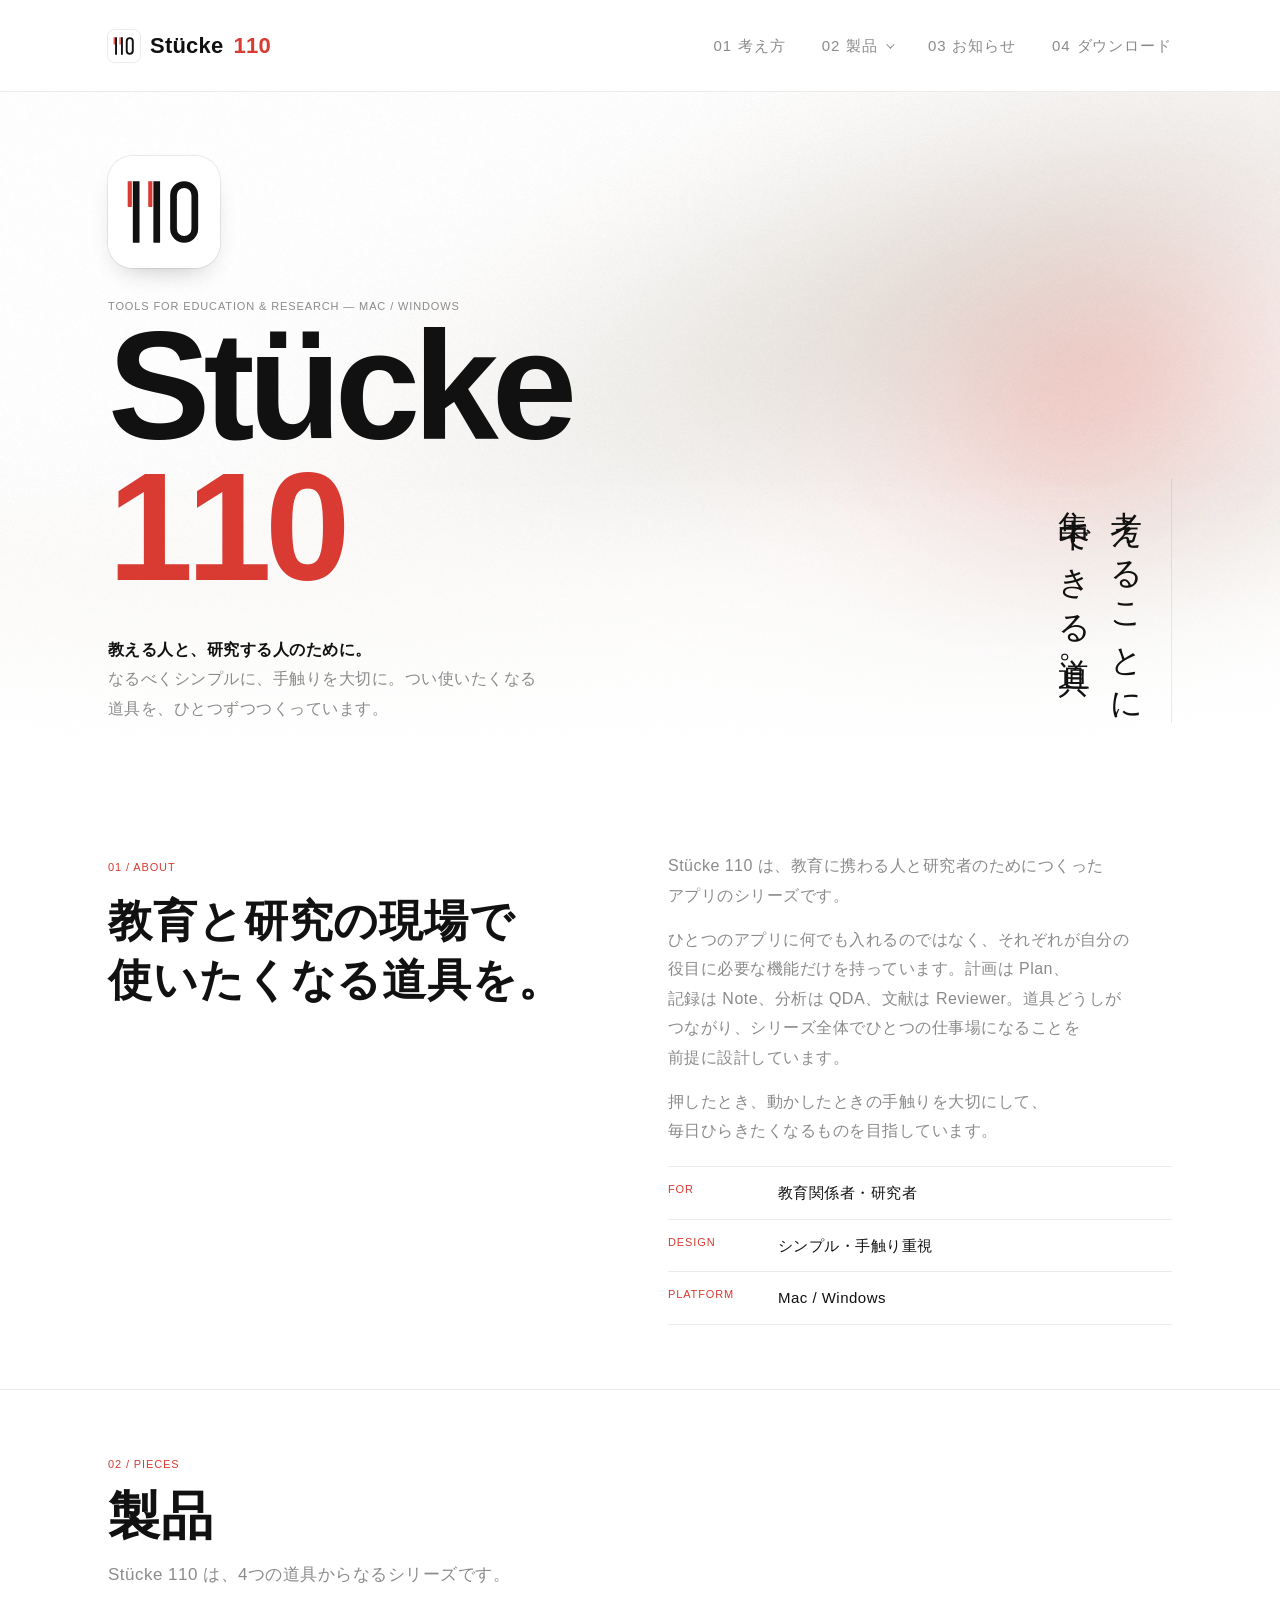
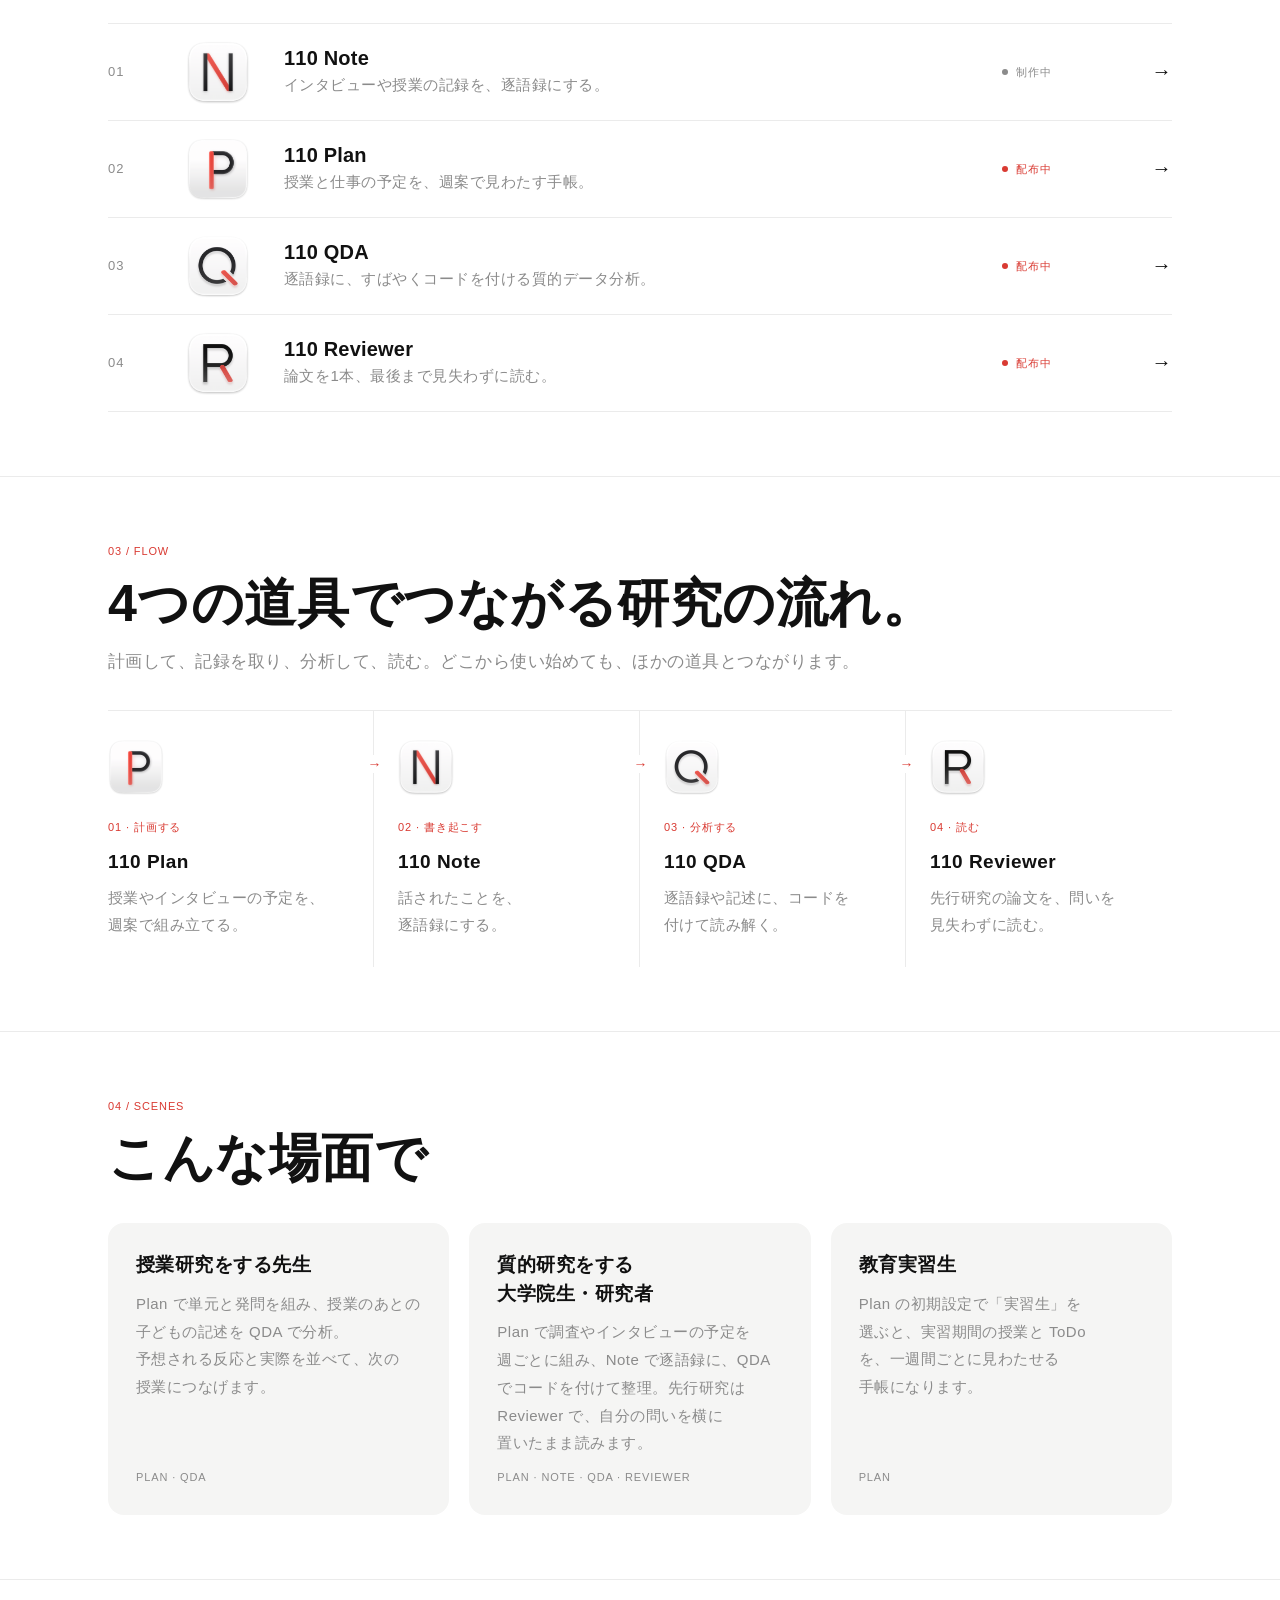
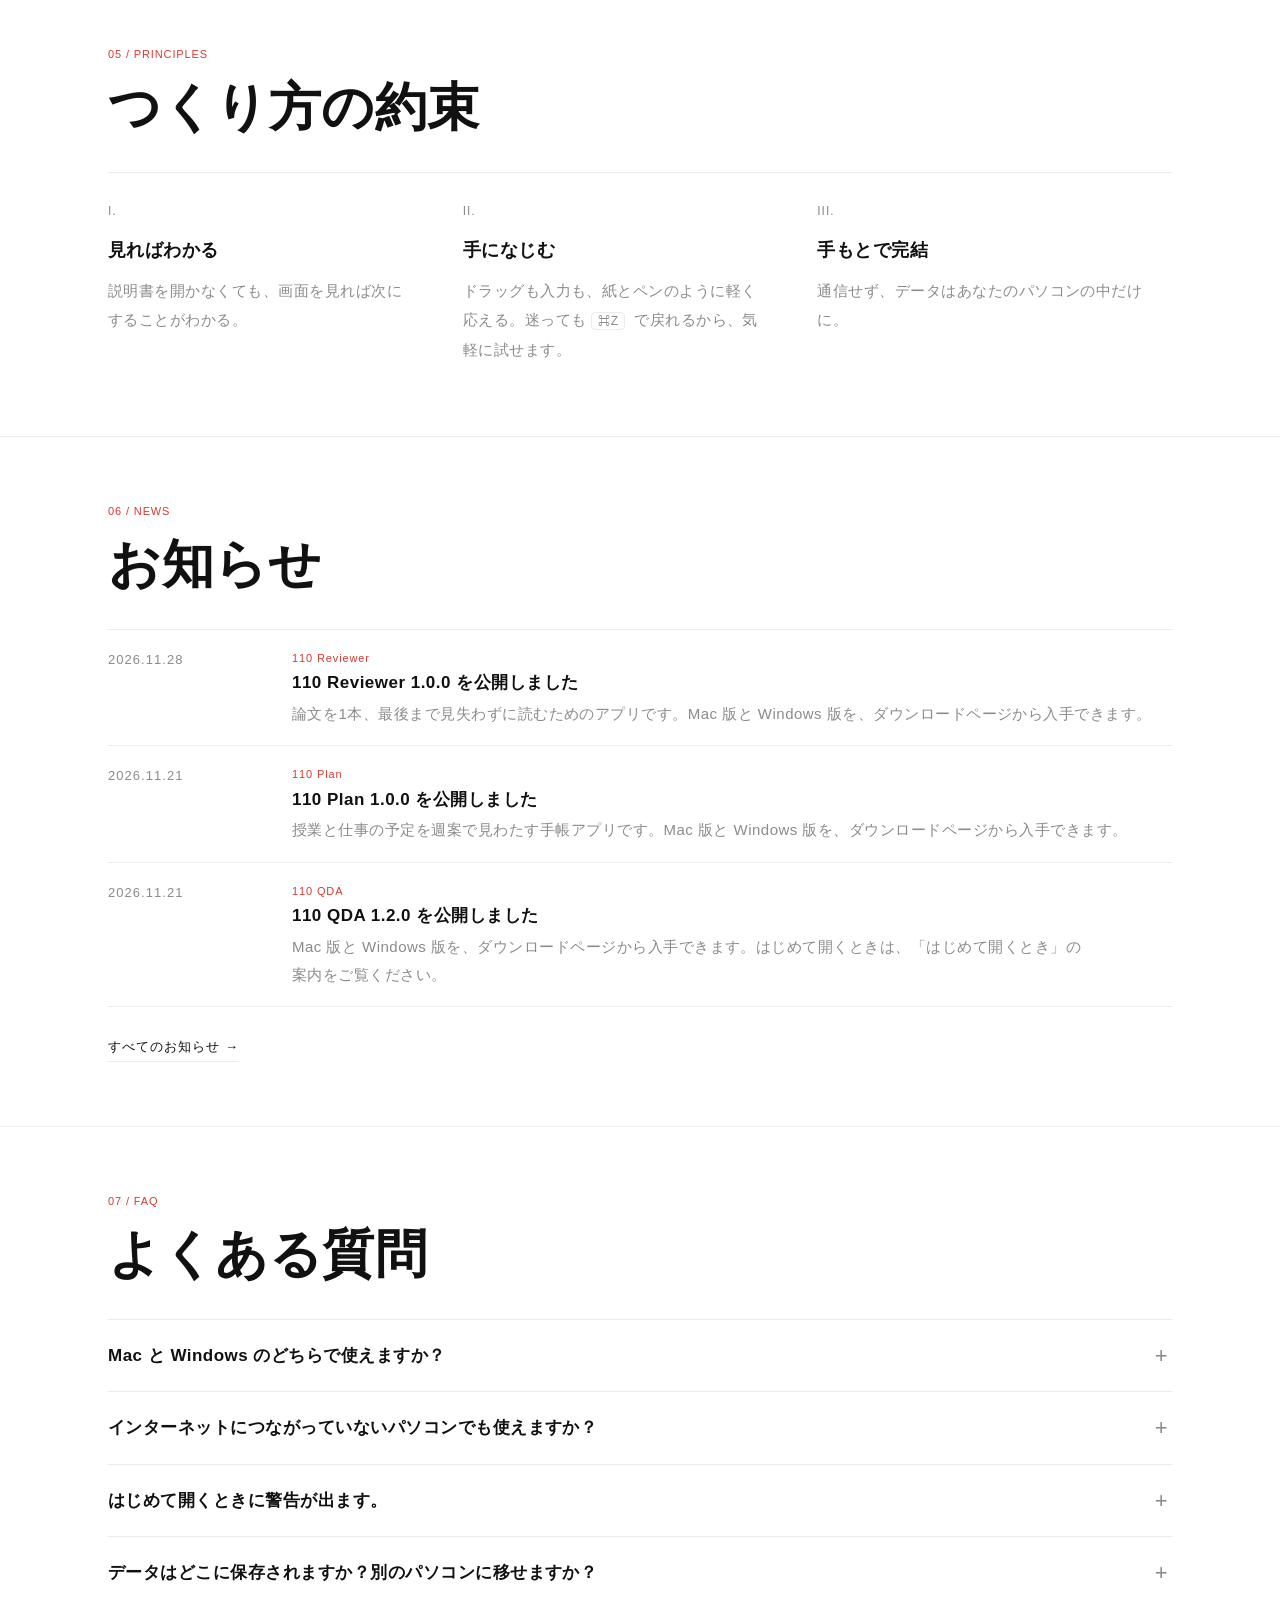
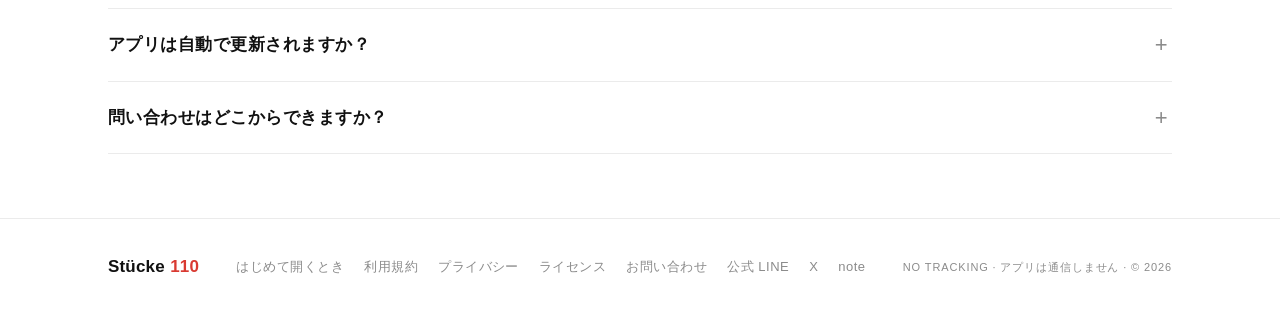
<file: index.html>
<!doctype html>
<html lang="ja">
<head>
<meta charset="utf-8">
<meta name="viewport" content="width=device-width,initial-scale=1">
<title>Stücke 110</title>
<meta name="description" content="教育関係者と研究者のための、シンプルで手触りのよいアプリのシリーズ。Mac・Windows対応。">
<meta property="og:title" content="Stücke 110">
<meta property="og:description" content="教育関係者と研究者のための、シンプルで手触りのよいアプリのシリーズ。Mac・Windows対応。">
<meta property="og:type" content="website">
<meta property="og:site_name" content="Stücke 110">
<meta property="og:image" content="https://stucke110.com/assets/img/og.png">
<link rel="canonical" href="https://stucke110.com/">
<meta property="og:url" content="https://stucke110.com/">
<meta name="twitter:card" content="summary_large_image">
<meta name="theme-color" content="#ffffff" media="(prefers-color-scheme: light)">
<meta name="theme-color" content="#0e0e0e" media="(prefers-color-scheme: dark)">
<link rel="icon" href="assets/img/stuecke110-logo.svg" type="image/svg+xml">
<link rel="apple-touch-icon" href="assets/img/apple-touch-icon.png">
<link rel="stylesheet" href="assets/css/style.css">
</head>
<body>
<header class="nav"><div class="wrap"><a class="brand" href="index.html"><picture class="logo"><source srcset="assets/img/stuecke110-logo-dark.svg" media="(prefers-color-scheme: dark)"><img src="assets/img/stuecke110-logo.svg" alt=""></picture>Stücke <i>110</i></a><nav><ul><li><a href="index.html#about"><span>01</span>考え方</a></li><li class="has-menu"><button type="button" class="menu-btn" aria-expanded="false" aria-haspopup="true"><span>02</span>製品<i class="caret" aria-hidden="true"></i></button><div class="menu"><ul><li><a href="note/index.html"><img src="assets/img/note-icon-v2.png" alt=""><span class="pn">110 Note</span><small>制作中</small></a></li><li class="live"><a href="plan/index.html"><img src="assets/img/plan-icon.png" alt=""><span class="pn">110 Plan</span><small>配布中</small></a></li><li class="live"><a href="qda/index.html"><img src="assets/img/qda-icon.png" alt=""><span class="pn">110 QDA</span><small>配布中</small></a></li><li class="live"><a href="reviewer/index.html"><img src="assets/img/reviewer-icon.png" alt=""><span class="pn">110 Reviewer</span><small>配布中</small></a></li></ul><a class="menu-all" href="index.html#pieces">製品の一覧へ</a></div></li><li><a href="news/index.html"><span>03</span>お知らせ</a></li><li><a href="download/index.html"><span>04</span>ダウンロード</a></li></ul></nav></div></header>
<main>

<div class="wrap">
<div class="hero">
<div>
<picture class="hero-logo"><source srcset="assets/img/stuecke110-logo-dark.svg" media="(prefers-color-scheme: dark)"><img src="assets/img/stuecke110-logo.svg" alt="Stücke 110 のアイコン" width="112" height="112"></picture>
<p class="label">Tools for education &amp; research — Mac / Windows</p>
<div class="mark">Stücke<br><span class="red">110</span></div>
<p class="intro"><strong>教える人と、研究する人のために。</strong><br>なるべくシンプルに、手触りを大切に。つい使いたくなる道具を、ひとつずつつくっています。</p>
</div>
<p class="tate">考えることに<br>集中できる道具。</p>
</div>
</div>
<section id="about"><div class="wrap">
<div class="about">
<div class="reveal"><span class="label">01 / About</span><h2><span class="ph">教育と研究の現場で</span><span class="ph">使いたくなる道具を。</span></h2></div>
<div class="reveal"><p>Stücke 110 は、教育に携わる人と研究者のためにつくったアプリのシリーズです。</p><p>ひとつのアプリに何でも入れるのではなく、それぞれが自分の役目に必要な機能だけを持っています。計画は Plan、記録は Note、分析は QDA、文献は Reviewer。道具どうしがつながり、シリーズ全体でひとつの仕事場になることを前提に設計しています。</p><p>押したとき、動かしたときの手触りを大切にして、毎日ひらきたくなるものを目指しています。</p>
<ul class="facts"><li><span class="label">For</span>教育関係者・研究者</li><li><span class="label">Design</span>シンプル・手触り重視</li><li><span class="label">Platform</span>Mac / Windows</li></ul></div>
</div></div></section>
<section id="pieces"><div class="wrap">
<div class="shead reveal"><span class="label">02 / Pieces</span><div><h2>製品</h2><p>Stücke 110 は、4つの道具からなるシリーズです。</p></div></div>
<ul class="catalogue"><li><a class="piece reveal" href="note/index.html"><span class="no"><small>STÜCK</small>01</span><img class="app-icon" src="assets/img/note-icon-v2.png" alt=""><div><h3>110 Note</h3><p>インタビューや授業の記録を、逐語録にする。</p></div><div class="side"><span class="status wip">制作中</span><span class="go">→</span></div></a></li><li><a class="piece reveal" href="plan/index.html"><span class="no"><small>STÜCK</small>02</span><img class="app-icon" src="assets/img/plan-icon.png" alt=""><div><h3>110 Plan</h3><p>授業と仕事の予定を、週案で見わたす手帳。</p></div><div class="side"><span class="status soon">配布中</span><span class="go">→</span></div></a></li><li><a class="piece reveal" href="qda/index.html"><span class="no"><small>STÜCK</small>03</span><img class="app-icon" src="assets/img/qda-icon.png" alt=""><div><h3>110 QDA</h3><p>逐語録に、すばやくコードを付ける質的データ分析。</p></div><div class="side"><span class="status soon">配布中</span><span class="go">→</span></div></a></li><li><a class="piece reveal" href="reviewer/index.html"><span class="no"><small>STÜCK</small>04</span><img class="app-icon" src="assets/img/reviewer-icon.png" alt=""><div><h3>110 Reviewer</h3><p>論文を1本、最後まで見失わずに読む。</p></div><div class="side"><span class="status soon">配布中</span><span class="go">→</span></div></a></li></ul>
</div></section>
<section id="flow"><div class="wrap">
<div class="shead reveal"><span class="label">03 / Flow</span><h2><span class="ph">4つの道具で</span><span class="ph">つながる研究の流れ。</span></h2><p>計画して、記録を取り、分析して、読む。どこから使い始めても、ほかの道具とつながります。</p></div>
<ol class="flow"><li class="reveal"><a href="plan/index.html"><img class="app-icon" src="assets/img/plan-icon.png" alt=""><span class="label">01 · 計画する</span><h3>110 Plan</h3><p>授業やインタビューの予定を、週案で組み立てる。</p></a></li><li class="reveal"><a href="note/index.html"><img class="app-icon" src="assets/img/note-icon-v2.png" alt=""><span class="label">02 · 書き起こす</span><h3>110 Note</h3><p>話されたことを、逐語録にする。</p></a></li><li class="reveal"><a href="qda/index.html"><img class="app-icon" src="assets/img/qda-icon.png" alt=""><span class="label">03 · 分析する</span><h3>110 QDA</h3><p>逐語録や記述に、コードを付けて読み解く。</p></a></li><li class="reveal"><a href="reviewer/index.html"><img class="app-icon" src="assets/img/reviewer-icon.png" alt=""><span class="label">04 · 読む</span><h3>110 Reviewer</h3><p>先行研究の論文を、問いを見失わずに読む。</p></a></li></ol>
</div></section>
<section><div class="wrap">
<div class="shead reveal"><span class="label">04 / Scenes</span><h2>こんな場面で</h2></div>
<div class="scenes"><div class="scene reveal"><h3>授業研究をする先生</h3><p>Plan で単元と発問を組み、授業のあとの子どもの記述を QDA で分析。予想される反応と実際を並べて、次の授業につなげます。</p><span class="label">Plan · QDA</span></div><div class="scene reveal"><h3>質的研究をする大学院生・研究者</h3><p>Plan で調査やインタビューの予定を週ごとに組み、Note で逐語録に、QDA でコードを付けて整理。先行研究は Reviewer で、自分の問いを横に置いたまま読みます。</p><span class="label">Plan · Note · QDA · Reviewer</span></div><div class="scene reveal"><h3>教育実習生</h3><p>Plan の初期設定で「実習生」を選ぶと、実習期間の授業と ToDo を、一週間ごとに見わたせる手帳になります。</p><span class="label">Plan</span></div></div>
</div></section>
<section><div class="wrap">
<div class="shead reveal"><span class="label">05 / Principles</span><h2>つくり方の約束</h2></div>
<div class="principles reveal">
<div><b>I.</b><strong>見ればわかる</strong><span>説明書を開かなくても、画面を見れば次にすることがわかる。</span></div>
<div><b>II.</b><strong>手になじむ</strong><span>ドラッグも入力も、紙とペンのように軽く応える。迷っても <kbd>⌘Z</kbd> で戻れるから、気軽に試せます。</span></div>
<div><b>III.</b><strong>手もとで完結</strong><span>通信せず、データはあなたのパソコンの中だけに。</span></div>
</div></div></section>
<section><div class="wrap">
<div class="shead reveal"><span class="label">06 / News</span><h2>お知らせ</h2></div>
<ul class="news"><li class="reveal"><time datetime="2026-11-28">2026.11.28</time><div><span class="tag">110 Reviewer</span><h3>110 Reviewer 1.0.0 を公開しました</h3><p>論文を1本、最後まで見失わずに読むためのアプリです。Mac 版と Windows 版を、ダウンロードページから入手できます。</p></div></li><li class="reveal"><time datetime="2026-11-21">2026.11.21</time><div><span class="tag">110 Plan</span><h3>110 Plan 1.0.0 を公開しました</h3><p>授業と仕事の予定を週案で見わたす手帳アプリです。Mac 版と Windows 版を、ダウンロードページから入手できます。</p></div></li><li class="reveal"><time datetime="2026-11-21">2026.11.21</time><div><span class="tag">110 QDA</span><h3>110 QDA 1.2.0 を公開しました</h3><p>Mac 版と Windows 版を、ダウンロードページから入手できます。はじめて開くときは、「はじめて開くとき」の案内をご覧ください。</p></div></li></ul>
<a class="more-link" href="news/index.html">すべてのお知らせ →</a>
</div></section>
<section id="faq"><div class="wrap">
<div class="shead reveal"><span class="label">07 / FAQ</span><h2>よくある質問</h2></div>
<div class="faq"><details class="reveal"><summary>Mac と Windows のどちらで使えますか？</summary><p>どちらでも使えます。動作環境はダウンロードページをご覧ください。</p></details><details class="reveal"><summary>インターネットにつながっていないパソコンでも使えますか？</summary><p>使えます。どのアプリも通信を一切しないので、データが外に送られることはありません。学校や研究室の端末に入れられるかどうかは、それぞれの管理者のきまりに従ってください。</p></details><details class="reveal"><summary>はじめて開くときに警告が出ます。</summary><p>開発元の署名をまだ付けていないためです。Mac では、アプリを右クリックして「開く」を選びます。Windows では「詳細情報」から「実行」を選びます。</p></details><details class="reveal"><summary>データはどこに保存されますか？別のパソコンに移せますか？</summary><p>あなたのパソコンの中だけに保存されます。110 QDA はプロジェクトが .qda ファイル1つなので、コピーするだけで移せます。各アプリには、バックアップの書き出しと戻す機能があります。</p></details><details class="reveal"><summary>アプリは自動で更新されますか？</summary><p>自動更新はありません(通信しないためです)。新しい版は、お知らせとダウンロードページでご案内します。</p></details><details class="reveal"><summary>問い合わせはどこからできますか？</summary><p><a href="https://forms.gle/CgpqVr6RfPsczxsT9" target="_blank" rel="noopener">お問い合わせフォーム</a>からお送りください。不具合のご報告には、製品名と版、Mac か Windows かを添えていただけると助かります。<a href="https://lin.ee/vk5B0Xk" target="_blank" rel="noopener">公式 LINE</a> と <a href="https://x.com/Stucke110" target="_blank" rel="noopener">X</a> では、新しい版のお知らせをお届けしています。作り手の考えごとは <a href="https://note.com/deep_salvia4852" target="_blank" rel="noopener">note</a> に書いています。</p></details></div>
</div></section>

</main>
<footer><div class="wrap"><a class="brand" href="index.html">Stücke <i>110</i></a><ul class="foot-links"><li><a href="guide/index.html">はじめて開くとき</a></li><li><a href="terms/index.html">利用規約</a></li><li><a href="privacy/index.html">プライバシー</a></li><li><a href="licenses/index.html">ライセンス</a></li><li><a href="https://forms.gle/CgpqVr6RfPsczxsT9" target="_blank" rel="noopener">お問い合わせ</a></li><li><a href="https://lin.ee/vk5B0Xk" target="_blank" rel="noopener">公式 LINE</a></li><li><a href="https://x.com/Stucke110" target="_blank" rel="noopener" aria-label="X(旧 Twitter)">X</a></li><li><a href="https://note.com/deep_salvia4852" target="_blank" rel="noopener" aria-label="note(ブログ)">note</a></li></ul><span class="label">No tracking · アプリは通信しません · © 2026</span></div></footer>
<script src="assets/js/site.js" defer></script>
</body>
</html>
</file>
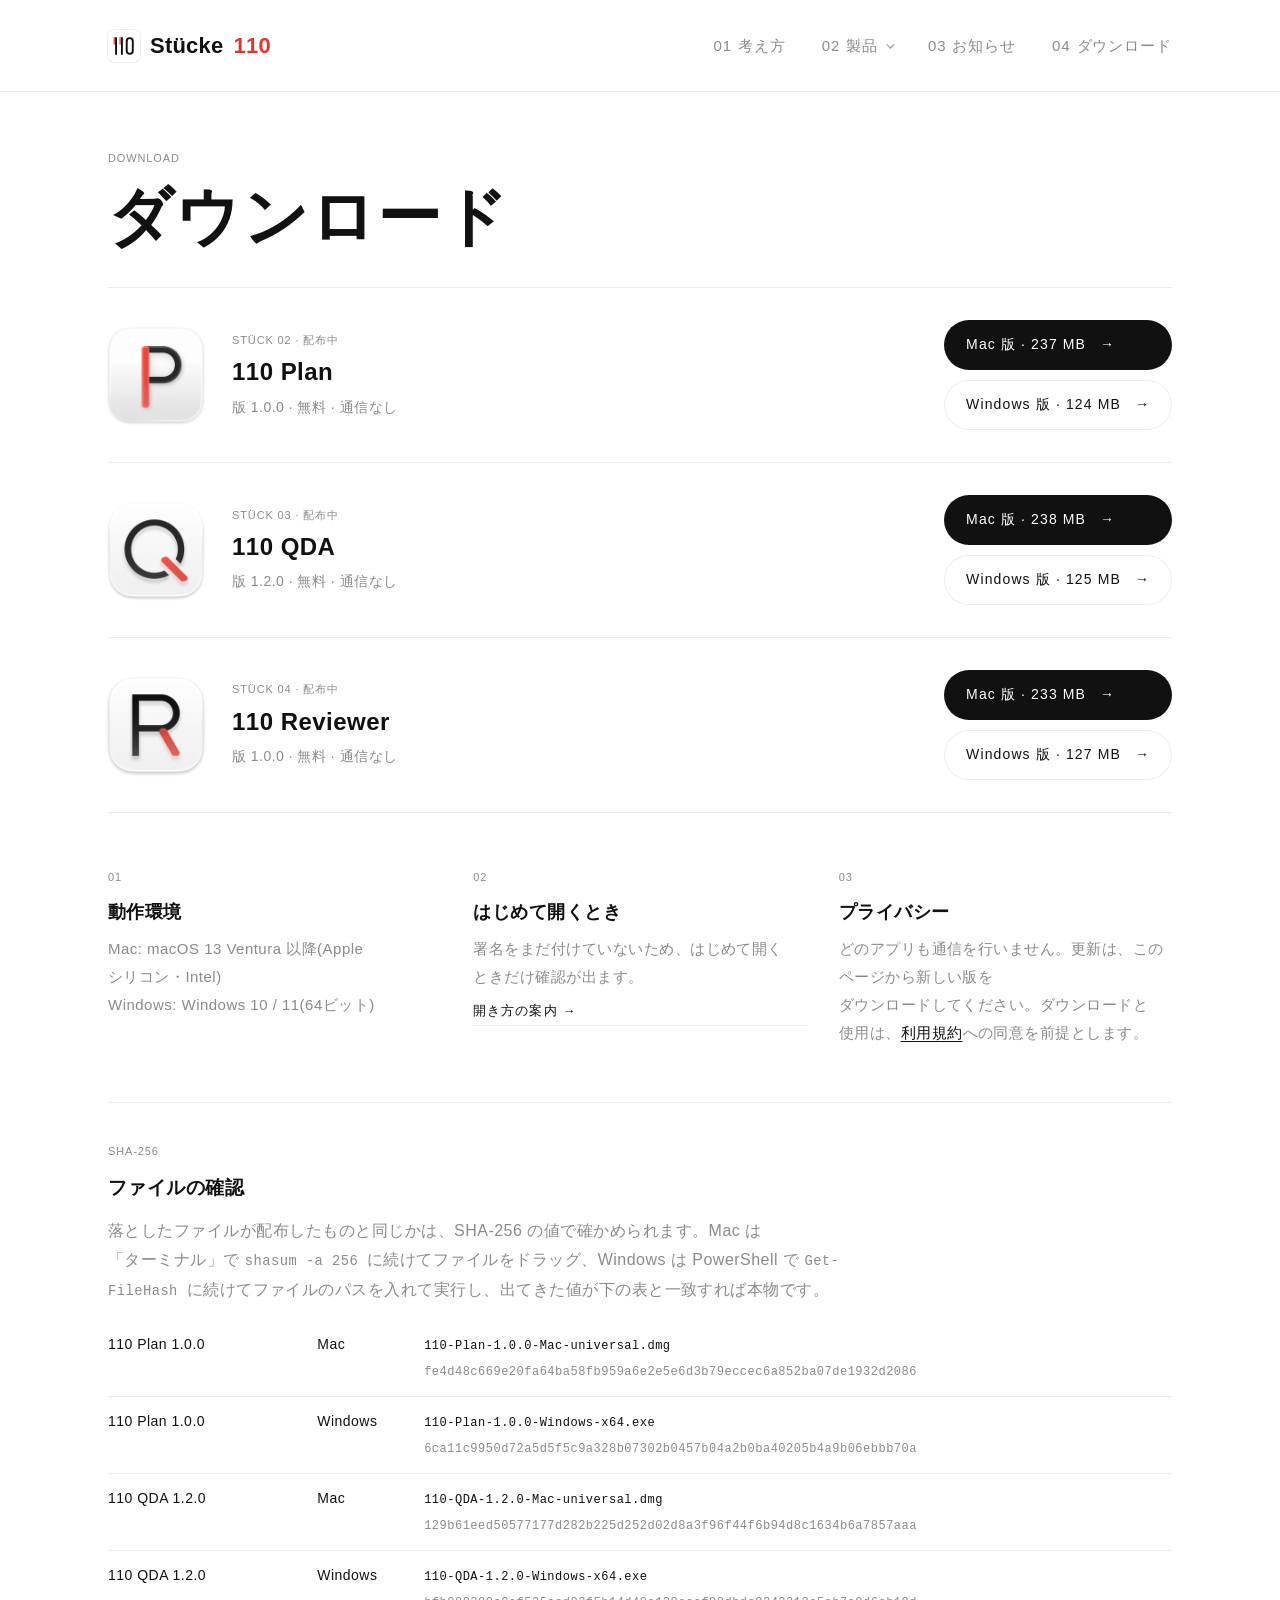
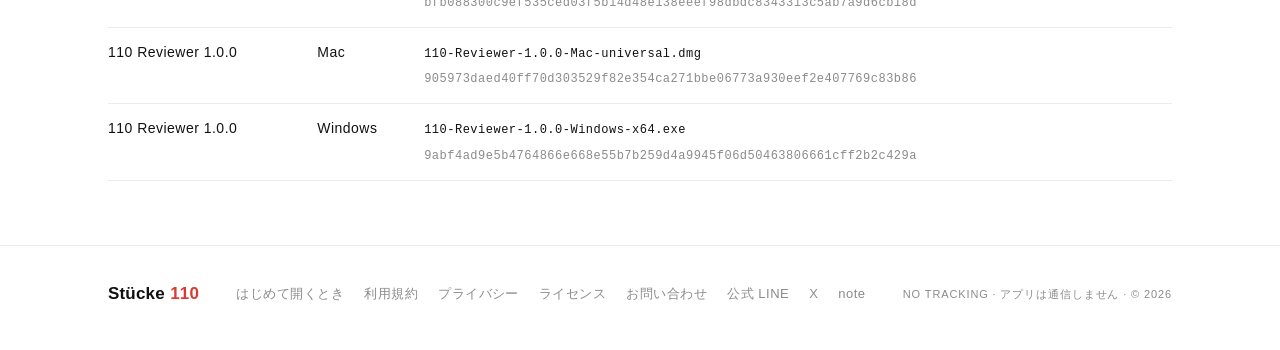
<file: download/index.html>
<!doctype html>
<html lang="ja">
<head>
<meta charset="utf-8">
<meta name="viewport" content="width=device-width,initial-scale=1">
<title>ダウンロード — Stücke 110</title>
<meta name="description" content="Stücke 110 のダウンロード">
<meta property="og:title" content="ダウンロード — Stücke 110">
<meta property="og:description" content="Stücke 110 のダウンロード">
<meta property="og:type" content="website">
<meta property="og:site_name" content="Stücke 110">
<meta property="og:image" content="https://stucke110.com/assets/img/og.png">
<link rel="canonical" href="https://stucke110.com/download/">
<meta property="og:url" content="https://stucke110.com/download/">
<meta name="twitter:card" content="summary_large_image">
<meta name="theme-color" content="#ffffff" media="(prefers-color-scheme: light)">
<meta name="theme-color" content="#0e0e0e" media="(prefers-color-scheme: dark)">
<link rel="icon" href="../assets/img/stuecke110-logo.svg" type="image/svg+xml">
<link rel="apple-touch-icon" href="../assets/img/apple-touch-icon.png">
<link rel="stylesheet" href="../assets/css/style.css">
</head>
<body>
<header class="nav"><div class="wrap"><a class="brand" href="../index.html"><picture class="logo"><source srcset="../assets/img/stuecke110-logo-dark.svg" media="(prefers-color-scheme: dark)"><img src="../assets/img/stuecke110-logo.svg" alt=""></picture>Stücke <i>110</i></a><nav><ul><li><a href="../index.html#about"><span>01</span>考え方</a></li><li class="has-menu"><button type="button" class="menu-btn" aria-expanded="false" aria-haspopup="true"><span>02</span>製品<i class="caret" aria-hidden="true"></i></button><div class="menu"><ul><li><a href="../note/index.html"><img src="../assets/img/note-icon-v2.png" alt=""><span class="pn">110 Note</span><small>制作中</small></a></li><li class="live"><a href="../plan/index.html"><img src="../assets/img/plan-icon.png" alt=""><span class="pn">110 Plan</span><small>配布中</small></a></li><li class="live"><a href="../qda/index.html"><img src="../assets/img/qda-icon.png" alt=""><span class="pn">110 QDA</span><small>配布中</small></a></li><li class="live"><a href="../reviewer/index.html"><img src="../assets/img/reviewer-icon.png" alt=""><span class="pn">110 Reviewer</span><small>配布中</small></a></li></ul><a class="menu-all" href="../index.html#pieces">製品の一覧へ</a></div></li><li><a href="../news/index.html"><span>03</span>お知らせ</a></li><li><a href="../download/index.html"><span>04</span>ダウンロード</a></li></ul></nav></div></header>
<main>

<div class="wrap pagehead"><p class="label">Download</p><h1>ダウンロード</h1></div>
<section class="pagebody"><div class="wrap">
<div class="dl reveal"><img class="app-icon" src="../assets/img/plan-icon.png" alt=""><div><p class="label">Stück 02 · 配布中</p><h2>110 Plan</h2><p class="meta">版 1.0.0 · 無料 · 通信なし</p></div><div class="dl-btns"><a class="btn" href="https://github.com/it626goo-ai/stucke110/releases/download/plan-v1.0.0/110-Plan-1.0.0-Mac-universal.dmg">Mac 版 · 237 MB</a><a class="btn line" href="https://github.com/it626goo-ai/stucke110/releases/download/plan-v1.0.0/110-Plan-1.0.0-Windows-x64.exe">Windows 版 · 124 MB</a></div></div><div class="dl reveal"><img class="app-icon" src="../assets/img/qda-icon.png" alt=""><div><p class="label">Stück 03 · 配布中</p><h2>110 QDA</h2><p class="meta">版 1.2.0 · 無料 · 通信なし</p></div><div class="dl-btns"><a class="btn" href="https://github.com/it626goo-ai/stucke110/releases/download/qda-v1.2.0/110-QDA-1.2.0-Mac-universal.dmg">Mac 版 · 238 MB</a><a class="btn line" href="https://github.com/it626goo-ai/stucke110/releases/download/qda-v1.2.0/110-QDA-1.2.0-Windows-x64.exe">Windows 版 · 125 MB</a></div></div><div class="dl reveal"><img class="app-icon" src="../assets/img/reviewer-icon.png" alt=""><div><p class="label">Stück 04 · 配布中</p><h2>110 Reviewer</h2><p class="meta">版 1.0.0 · 無料 · 通信なし</p></div><div class="dl-btns"><a class="btn" href="https://github.com/it626goo-ai/stucke110/releases/download/reviewer-v1.0.0/110-Reviewer-1.0.0-Mac-universal.dmg">Mac 版 · 233 MB</a><a class="btn line" href="https://github.com/it626goo-ai/stucke110/releases/download/reviewer-v1.0.0/110-Reviewer-1.0.0-Windows-x64.exe">Windows 版 · 127 MB</a></div></div>
<div class="req">
<div class="reveal"><span class="label">01</span><h3>動作環境</h3><p>Mac: macOS 13 Ventura 以降(Apple シリコン・Intel)<br>Windows: Windows 10 / 11(64ビット)</p></div>
<div class="reveal"><span class="label">02</span><h3>はじめて開くとき</h3><p>署名をまだ付けていないため、はじめて開くときだけ確認が出ます。<a class="more-link" href="../guide/index.html">開き方の案内 →</a></p></div>
<div class="reveal"><span class="label">03</span><h3>プライバシー</h3><p>どのアプリも通信を行いません。更新は、このページから新しい版をダウンロードしてください。ダウンロードと使用は、<a href="../terms/index.html">利用規約</a>への同意を前提とします。</p></div>
</div>
<div class="sums reveal"><span class="label">SHA-256</span><h3>ファイルの確認</h3><p>落としたファイルが配布したものと同じかは、SHA-256 の値で確かめられます。Mac は「ターミナル」で <code>shasum -a 256 </code>に続けてファイルをドラッグ、Windows は PowerShell で <code>Get-FileHash </code>に続けてファイルのパスを入れて実行し、出てきた値が下の表と一致すれば本物です。</p>
<div class="table-scroll"><table><tbody><tr><td>110 Plan 1.0.0</td><td>Mac</td><td><code>110-Plan-1.0.0-Mac-universal.dmg</code><br><code class="hash">fe4d48c669e20fa64ba58fb959a6e2e5e6d3b79eccec6a852ba07de1932d2086</code></td></tr><tr><td>110 Plan 1.0.0</td><td>Windows</td><td><code>110-Plan-1.0.0-Windows-x64.exe</code><br><code class="hash">6ca11c9950d72a5d5f5c9a328b07302b0457b04a2b0ba40205b4a9b06ebbb70a</code></td></tr><tr><td>110 QDA 1.2.0</td><td>Mac</td><td><code>110-QDA-1.2.0-Mac-universal.dmg</code><br><code class="hash">129b61eed50577177d282b225d252d02d8a3f96f44f6b94d8c1634b6a7857aaa</code></td></tr><tr><td>110 QDA 1.2.0</td><td>Windows</td><td><code>110-QDA-1.2.0-Windows-x64.exe</code><br><code class="hash">bfb088300c9ef535ced03f5b14d48e138eeef98dbdc8343313c5ab7a9d6cb18d</code></td></tr><tr><td>110 Reviewer 1.0.0</td><td>Mac</td><td><code>110-Reviewer-1.0.0-Mac-universal.dmg</code><br><code class="hash">905973daed40ff70d303529f82e354ca271bbe06773a930eef2e407769c83b86</code></td></tr><tr><td>110 Reviewer 1.0.0</td><td>Windows</td><td><code>110-Reviewer-1.0.0-Windows-x64.exe</code><br><code class="hash">9abf4ad9e5b4764866e668e55b7b259d4a9945f06d50463806661cff2b2c429a</code></td></tr></tbody></table></div></div>
</div></section>

</main>
<footer><div class="wrap"><a class="brand" href="../index.html">Stücke <i>110</i></a><ul class="foot-links"><li><a href="../guide/index.html">はじめて開くとき</a></li><li><a href="../terms/index.html">利用規約</a></li><li><a href="../privacy/index.html">プライバシー</a></li><li><a href="../licenses/index.html">ライセンス</a></li><li><a href="https://forms.gle/CgpqVr6RfPsczxsT9" target="_blank" rel="noopener">お問い合わせ</a></li><li><a href="https://lin.ee/vk5B0Xk" target="_blank" rel="noopener">公式 LINE</a></li><li><a href="https://x.com/Stucke110" target="_blank" rel="noopener" aria-label="X(旧 Twitter)">X</a></li><li><a href="https://note.com/deep_salvia4852" target="_blank" rel="noopener" aria-label="note(ブログ)">note</a></li></ul><span class="label">No tracking · アプリは通信しません · © 2026</span></div></footer>
<script src="../assets/js/site.js" defer></script>
</body>
</html>
</file>
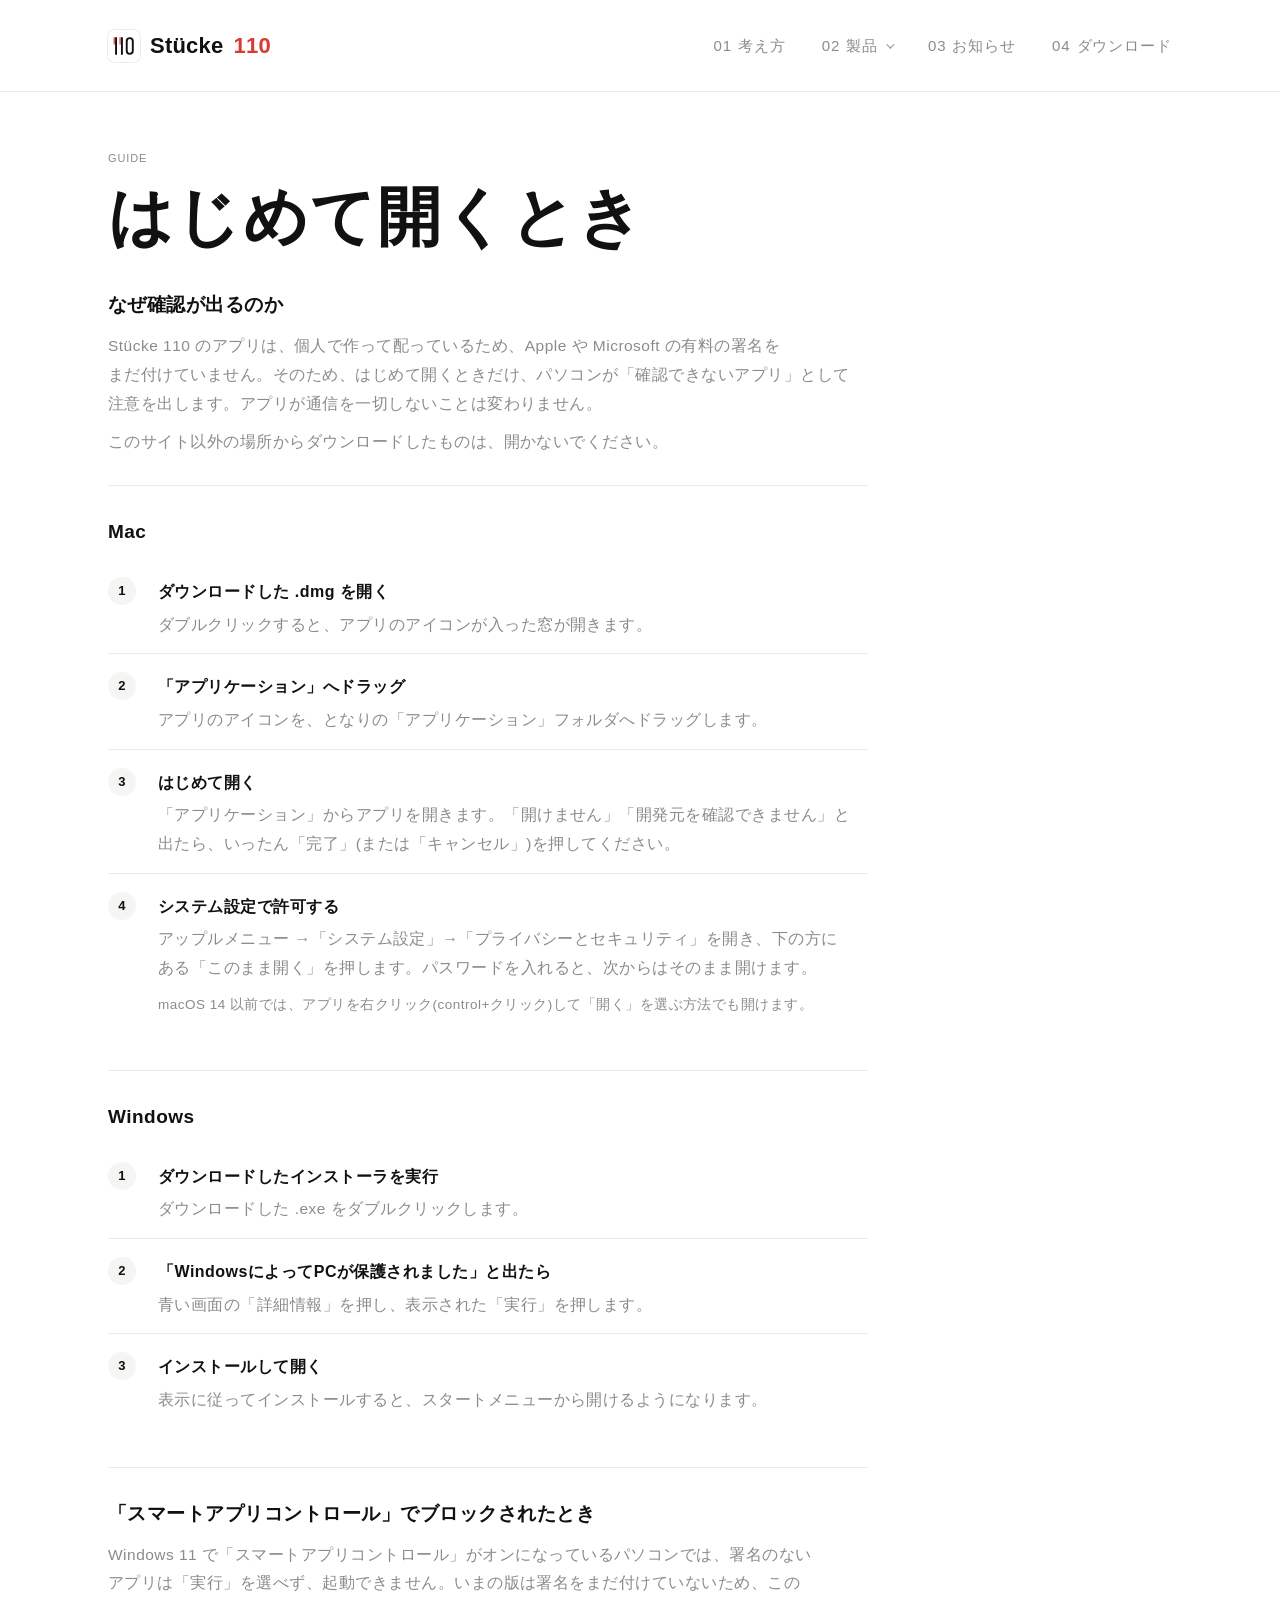
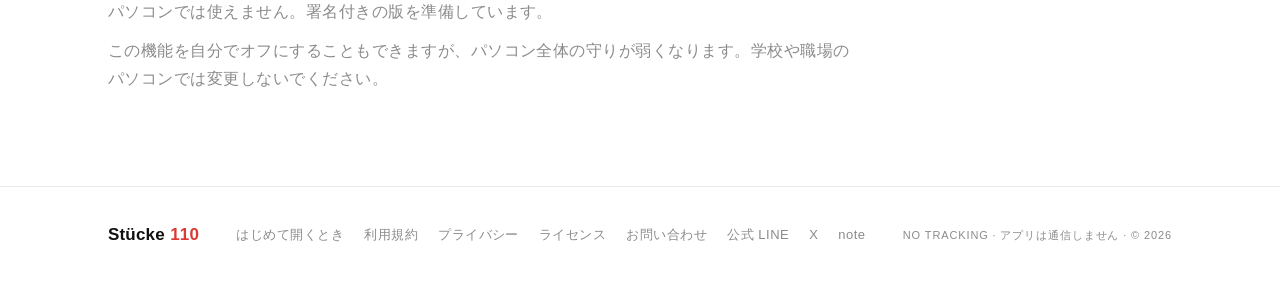
<file: guide/index.html>
<!doctype html>
<html lang="ja">
<head>
<meta charset="utf-8">
<meta name="viewport" content="width=device-width,initial-scale=1">
<title>はじめて開くとき — Stücke 110</title>
<meta name="description" content="Stücke 110 のアプリを、はじめて開くときの手順(Mac・Windows)。">
<meta property="og:title" content="はじめて開くとき — Stücke 110">
<meta property="og:description" content="Stücke 110 のアプリを、はじめて開くときの手順(Mac・Windows)。">
<meta property="og:type" content="website">
<meta property="og:site_name" content="Stücke 110">
<meta property="og:image" content="https://stucke110.com/assets/img/og.png">
<link rel="canonical" href="https://stucke110.com/guide/">
<meta property="og:url" content="https://stucke110.com/guide/">
<meta name="twitter:card" content="summary_large_image">
<meta name="theme-color" content="#ffffff" media="(prefers-color-scheme: light)">
<meta name="theme-color" content="#0e0e0e" media="(prefers-color-scheme: dark)">
<link rel="icon" href="../assets/img/stuecke110-logo.svg" type="image/svg+xml">
<link rel="apple-touch-icon" href="../assets/img/apple-touch-icon.png">
<link rel="stylesheet" href="../assets/css/style.css">
</head>
<body>
<header class="nav"><div class="wrap"><a class="brand" href="../index.html"><picture class="logo"><source srcset="../assets/img/stuecke110-logo-dark.svg" media="(prefers-color-scheme: dark)"><img src="../assets/img/stuecke110-logo.svg" alt=""></picture>Stücke <i>110</i></a><nav><ul><li><a href="../index.html#about"><span>01</span>考え方</a></li><li class="has-menu"><button type="button" class="menu-btn" aria-expanded="false" aria-haspopup="true"><span>02</span>製品<i class="caret" aria-hidden="true"></i></button><div class="menu"><ul><li><a href="../note/index.html"><img src="../assets/img/note-icon-v2.png" alt=""><span class="pn">110 Note</span><small>制作中</small></a></li><li class="live"><a href="../plan/index.html"><img src="../assets/img/plan-icon.png" alt=""><span class="pn">110 Plan</span><small>配布中</small></a></li><li class="live"><a href="../qda/index.html"><img src="../assets/img/qda-icon.png" alt=""><span class="pn">110 QDA</span><small>配布中</small></a></li><li class="live"><a href="../reviewer/index.html"><img src="../assets/img/reviewer-icon.png" alt=""><span class="pn">110 Reviewer</span><small>配布中</small></a></li></ul><a class="menu-all" href="../index.html#pieces">製品の一覧へ</a></div></li><li><a href="../news/index.html"><span>03</span>お知らせ</a></li><li><a href="../download/index.html"><span>04</span>ダウンロード</a></li></ul></nav></div></header>
<main>

<div class="wrap pagehead"><p class="label">Guide</p><h1>はじめて開くとき</h1></div>
<section class="pagebody"><div class="wrap narrow"><div class="guide">
<section class="clause"><h2>なぜ確認が出るのか</h2><p>Stücke 110 のアプリは、個人で作って配っているため、Apple や Microsoft の有料の署名をまだ付けていません。そのため、はじめて開くときだけ、パソコンが「確認できないアプリ」として注意を出します。アプリが通信を一切しないことは変わりません。</p><p>このサイト以外の場所からダウンロードしたものは、開かないでください。</p></section>
<section class="clause"><h2>Mac</h2><ol class="steps"><li class="reveal"><b>1</b><div><h3>ダウンロードした .dmg を開く</h3><p>ダブルクリックすると、アプリのアイコンが入った窓が開きます。</p></div></li><li class="reveal"><b>2</b><div><h3>「アプリケーション」へドラッグ</h3><p>アプリのアイコンを、となりの「アプリケーション」フォルダへドラッグします。</p></div></li><li class="reveal"><b>3</b><div><h3>はじめて開く</h3><p>「アプリケーション」からアプリを開きます。「開けません」「開発元を確認できません」と出たら、いったん「完了」(または「キャンセル」)を押してください。</p></div></li><li class="reveal"><b>4</b><div><h3>システム設定で許可する</h3><p>アップルメニュー →「システム設定」→「プライバシーとセキュリティ」を開き、下の方にある「このまま開く」を押します。パスワードを入れると、次からはそのまま開けます。</p><p class="note">macOS 14 以前では、アプリを右クリック(control+クリック)して「開く」を選ぶ方法でも開けます。</p></div></li></ol></section>
<section class="clause"><h2>Windows</h2><ol class="steps"><li class="reveal"><b>1</b><div><h3>ダウンロードしたインストーラを実行</h3><p>ダウンロードした .exe をダブルクリックします。</p></div></li><li class="reveal"><b>2</b><div><h3>「WindowsによってPCが保護されました」と出たら</h3><p>青い画面の「詳細情報」を押し、表示された「実行」を押します。</p></div></li><li class="reveal"><b>3</b><div><h3>インストールして開く</h3><p>表示に従ってインストールすると、スタートメニューから開けるようになります。</p></div></li></ol></section>
<section class="clause reveal"><h2>「スマートアプリコントロール」でブロックされたとき</h2><p>Windows 11 で「スマートアプリコントロール」がオンになっているパソコンでは、署名のないアプリは「実行」を選べず、起動できません。いまの版は署名をまだ付けていないため、このパソコンでは使えません。署名付きの版を準備しています。</p><p>この機能を自分でオフにすることもできますが、パソコン全体の守りが弱くなります。学校や職場のパソコンでは変更しないでください。</p></section>
</div></div></section>

</main>
<footer><div class="wrap"><a class="brand" href="../index.html">Stücke <i>110</i></a><ul class="foot-links"><li><a href="../guide/index.html">はじめて開くとき</a></li><li><a href="../terms/index.html">利用規約</a></li><li><a href="../privacy/index.html">プライバシー</a></li><li><a href="../licenses/index.html">ライセンス</a></li><li><a href="https://forms.gle/CgpqVr6RfPsczxsT9" target="_blank" rel="noopener">お問い合わせ</a></li><li><a href="https://lin.ee/vk5B0Xk" target="_blank" rel="noopener">公式 LINE</a></li><li><a href="https://x.com/Stucke110" target="_blank" rel="noopener" aria-label="X(旧 Twitter)">X</a></li><li><a href="https://note.com/deep_salvia4852" target="_blank" rel="noopener" aria-label="note(ブログ)">note</a></li></ul><span class="label">No tracking · アプリは通信しません · © 2026</span></div></footer>
<script src="../assets/js/site.js" defer></script>
</body>
</html>
</file>
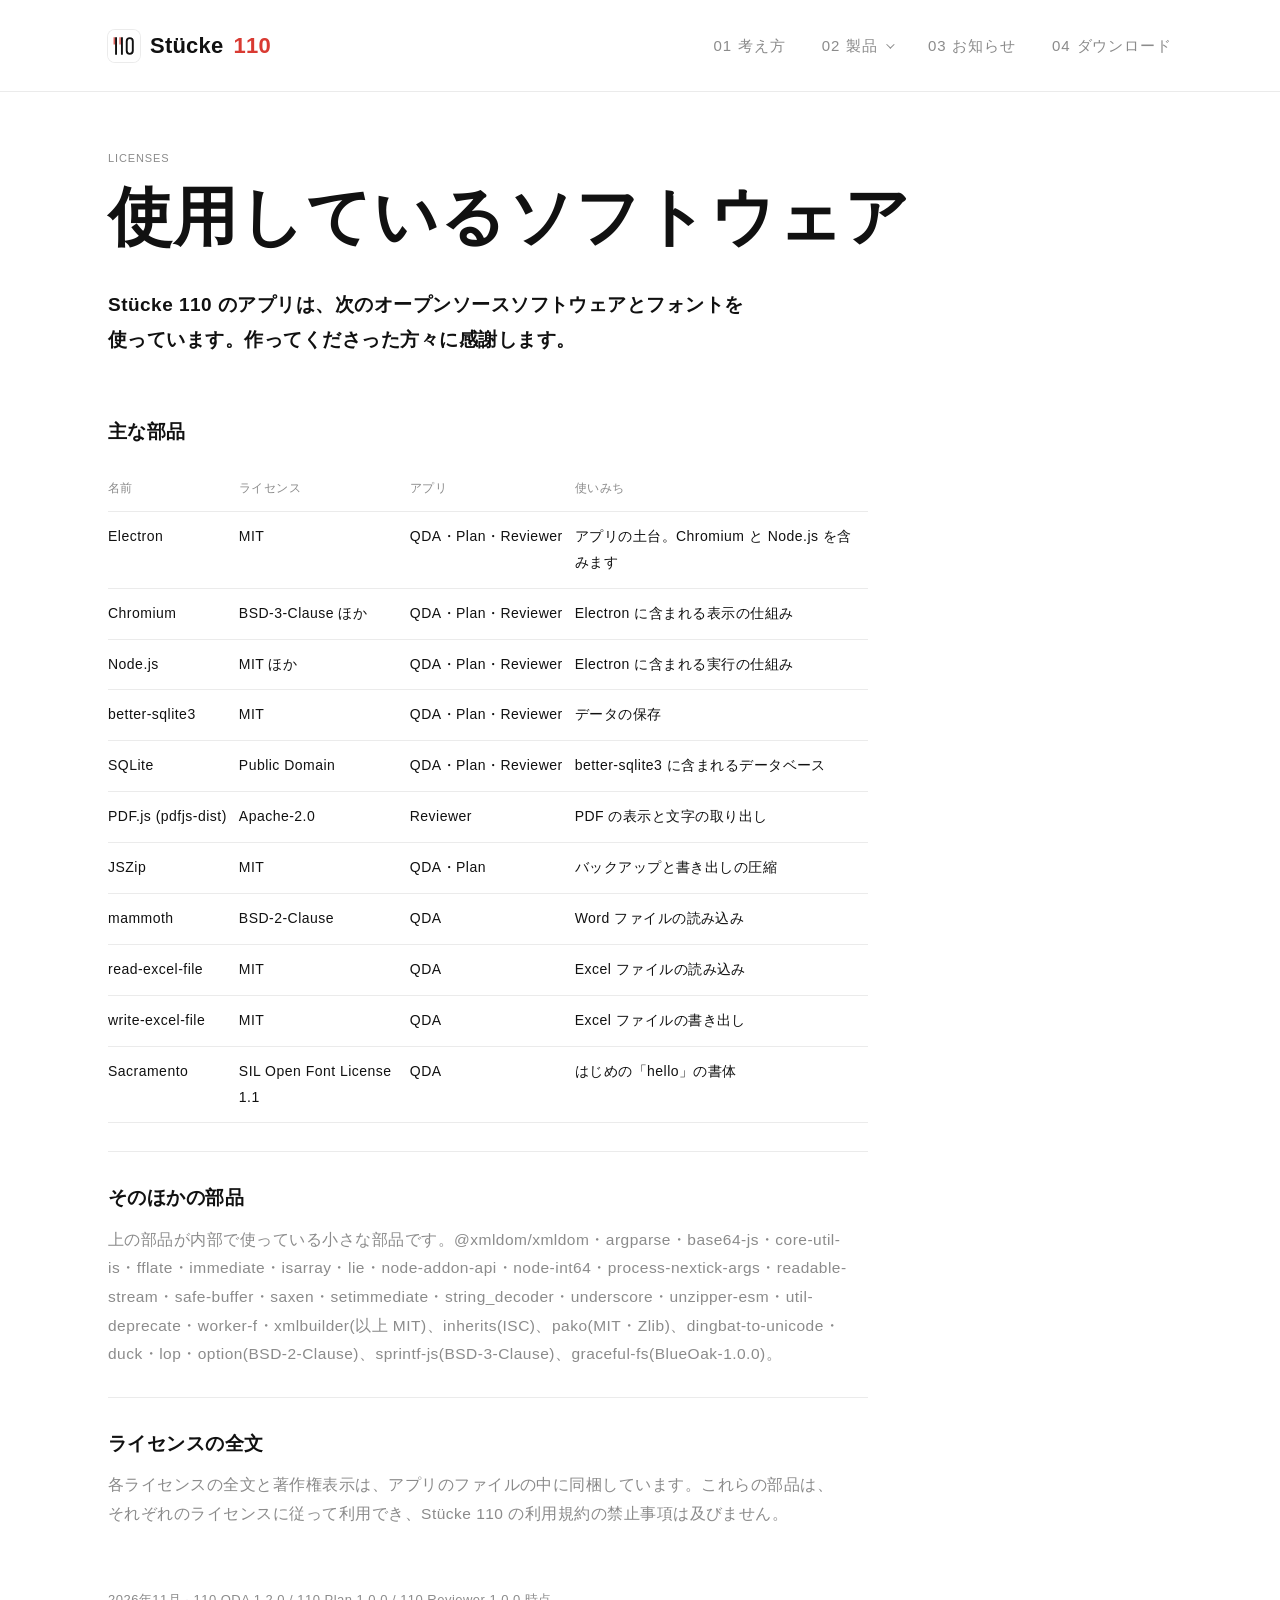
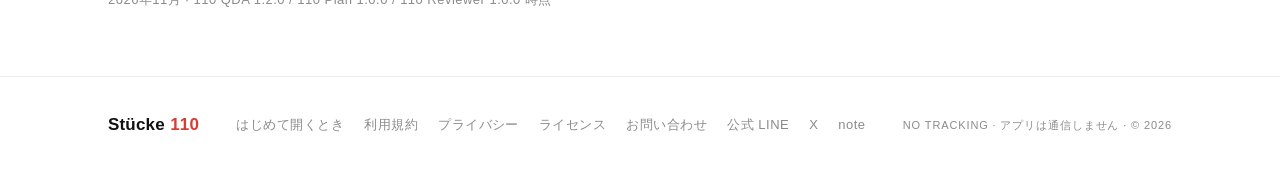
<file: licenses/index.html>
<!doctype html>
<html lang="ja">
<head>
<meta charset="utf-8">
<meta name="viewport" content="width=device-width,initial-scale=1">
<title>使用しているソフトウェア — Stücke 110</title>
<meta name="description" content="Stücke 110 のアプリに含まれる、オープンソースソフトウェアとフォントのライセンス。">
<meta property="og:title" content="使用しているソフトウェア — Stücke 110">
<meta property="og:description" content="Stücke 110 のアプリに含まれる、オープンソースソフトウェアとフォントのライセンス。">
<meta property="og:type" content="website">
<meta property="og:site_name" content="Stücke 110">
<meta property="og:image" content="https://stucke110.com/assets/img/og.png">
<link rel="canonical" href="https://stucke110.com/licenses/">
<meta property="og:url" content="https://stucke110.com/licenses/">
<meta name="twitter:card" content="summary_large_image">
<meta name="theme-color" content="#ffffff" media="(prefers-color-scheme: light)">
<meta name="theme-color" content="#0e0e0e" media="(prefers-color-scheme: dark)">
<link rel="icon" href="../assets/img/stuecke110-logo.svg" type="image/svg+xml">
<link rel="apple-touch-icon" href="../assets/img/apple-touch-icon.png">
<link rel="stylesheet" href="../assets/css/style.css">
</head>
<body>
<header class="nav"><div class="wrap"><a class="brand" href="../index.html"><picture class="logo"><source srcset="../assets/img/stuecke110-logo-dark.svg" media="(prefers-color-scheme: dark)"><img src="../assets/img/stuecke110-logo.svg" alt=""></picture>Stücke <i>110</i></a><nav><ul><li><a href="../index.html#about"><span>01</span>考え方</a></li><li class="has-menu"><button type="button" class="menu-btn" aria-expanded="false" aria-haspopup="true"><span>02</span>製品<i class="caret" aria-hidden="true"></i></button><div class="menu"><ul><li><a href="../note/index.html"><img src="../assets/img/note-icon-v2.png" alt=""><span class="pn">110 Note</span><small>制作中</small></a></li><li class="live"><a href="../plan/index.html"><img src="../assets/img/plan-icon.png" alt=""><span class="pn">110 Plan</span><small>配布中</small></a></li><li class="live"><a href="../qda/index.html"><img src="../assets/img/qda-icon.png" alt=""><span class="pn">110 QDA</span><small>配布中</small></a></li><li class="live"><a href="../reviewer/index.html"><img src="../assets/img/reviewer-icon.png" alt=""><span class="pn">110 Reviewer</span><small>配布中</small></a></li></ul><a class="menu-all" href="../index.html#pieces">製品の一覧へ</a></div></li><li><a href="../news/index.html"><span>03</span>お知らせ</a></li><li><a href="../download/index.html"><span>04</span>ダウンロード</a></li></ul></nav></div></header>
<main>

<div class="wrap pagehead"><p class="label">Licenses</p><h1>使用しているソフトウェア</h1></div>
<section class="pagebody"><div class="wrap narrow"><p class="lead-in">Stücke 110 のアプリは、次のオープンソースソフトウェアとフォントを使っています。作ってくださった方々に感謝します。</p><section class="clause reveal"><h2>主な部品</h2><div class="table-scroll"><table class="lic"><thead><tr><th>名前</th><th>ライセンス</th><th>アプリ</th><th>使いみち</th></tr></thead><tbody><tr><td>Electron</td><td>MIT</td><td>QDA・Plan・Reviewer</td><td>アプリの土台。Chromium と Node.js を含みます</td></tr><tr><td>Chromium</td><td>BSD-3-Clause ほか</td><td>QDA・Plan・Reviewer</td><td>Electron に含まれる表示の仕組み</td></tr><tr><td>Node.js</td><td>MIT ほか</td><td>QDA・Plan・Reviewer</td><td>Electron に含まれる実行の仕組み</td></tr><tr><td>better-sqlite3</td><td>MIT</td><td>QDA・Plan・Reviewer</td><td>データの保存</td></tr><tr><td>SQLite</td><td>Public Domain</td><td>QDA・Plan・Reviewer</td><td>better-sqlite3 に含まれるデータベース</td></tr><tr><td>PDF.js (pdfjs-dist)</td><td>Apache-2.0</td><td>Reviewer</td><td>PDF の表示と文字の取り出し</td></tr><tr><td>JSZip</td><td>MIT</td><td>QDA・Plan</td><td>バックアップと書き出しの圧縮</td></tr><tr><td>mammoth</td><td>BSD-2-Clause</td><td>QDA</td><td>Word ファイルの読み込み</td></tr><tr><td>read-excel-file</td><td>MIT</td><td>QDA</td><td>Excel ファイルの読み込み</td></tr><tr><td>write-excel-file</td><td>MIT</td><td>QDA</td><td>Excel ファイルの書き出し</td></tr><tr><td>Sacramento</td><td>SIL Open Font License 1.1</td><td>QDA</td><td>はじめの「hello」の書体</td></tr></tbody></table></div></section><section class="clause reveal"><h2>そのほかの部品</h2><p>上の部品が内部で使っている小さな部品です。@xmldom/xmldom・argparse・base64-js・core-util-is・fflate・immediate・isarray・lie・node-addon-api・node-int64・process-nextick-args・readable-stream・safe-buffer・saxen・setimmediate・string_decoder・underscore・unzipper-esm・util-deprecate・worker-f・xmlbuilder(以上 MIT)、inherits(ISC)、pako(MIT・Zlib)、dingbat-to-unicode・duck・lop・option(BSD-2-Clause)、sprintf-js(BSD-3-Clause)、graceful-fs(BlueOak-1.0.0)。</p></section><section class="clause reveal"><h2>ライセンスの全文</h2><p>各ライセンスの全文と著作権表示は、アプリのファイルの中に同梱しています。これらの部品は、それぞれのライセンスに従って利用でき、Stücke 110 の利用規約の禁止事項は及びません。</p></section><p class="dated">2026年11月 · 110 QDA 1.2.0 / 110 Plan 1.0.0 / 110 Reviewer 1.0.0 時点</p></div></section>

</main>
<footer><div class="wrap"><a class="brand" href="../index.html">Stücke <i>110</i></a><ul class="foot-links"><li><a href="../guide/index.html">はじめて開くとき</a></li><li><a href="../terms/index.html">利用規約</a></li><li><a href="../privacy/index.html">プライバシー</a></li><li><a href="../licenses/index.html">ライセンス</a></li><li><a href="https://forms.gle/CgpqVr6RfPsczxsT9" target="_blank" rel="noopener">お問い合わせ</a></li><li><a href="https://lin.ee/vk5B0Xk" target="_blank" rel="noopener">公式 LINE</a></li><li><a href="https://x.com/Stucke110" target="_blank" rel="noopener" aria-label="X(旧 Twitter)">X</a></li><li><a href="https://note.com/deep_salvia4852" target="_blank" rel="noopener" aria-label="note(ブログ)">note</a></li></ul><span class="label">No tracking · アプリは通信しません · © 2026</span></div></footer>
<script src="../assets/js/site.js" defer></script>
</body>
</html>
</file>
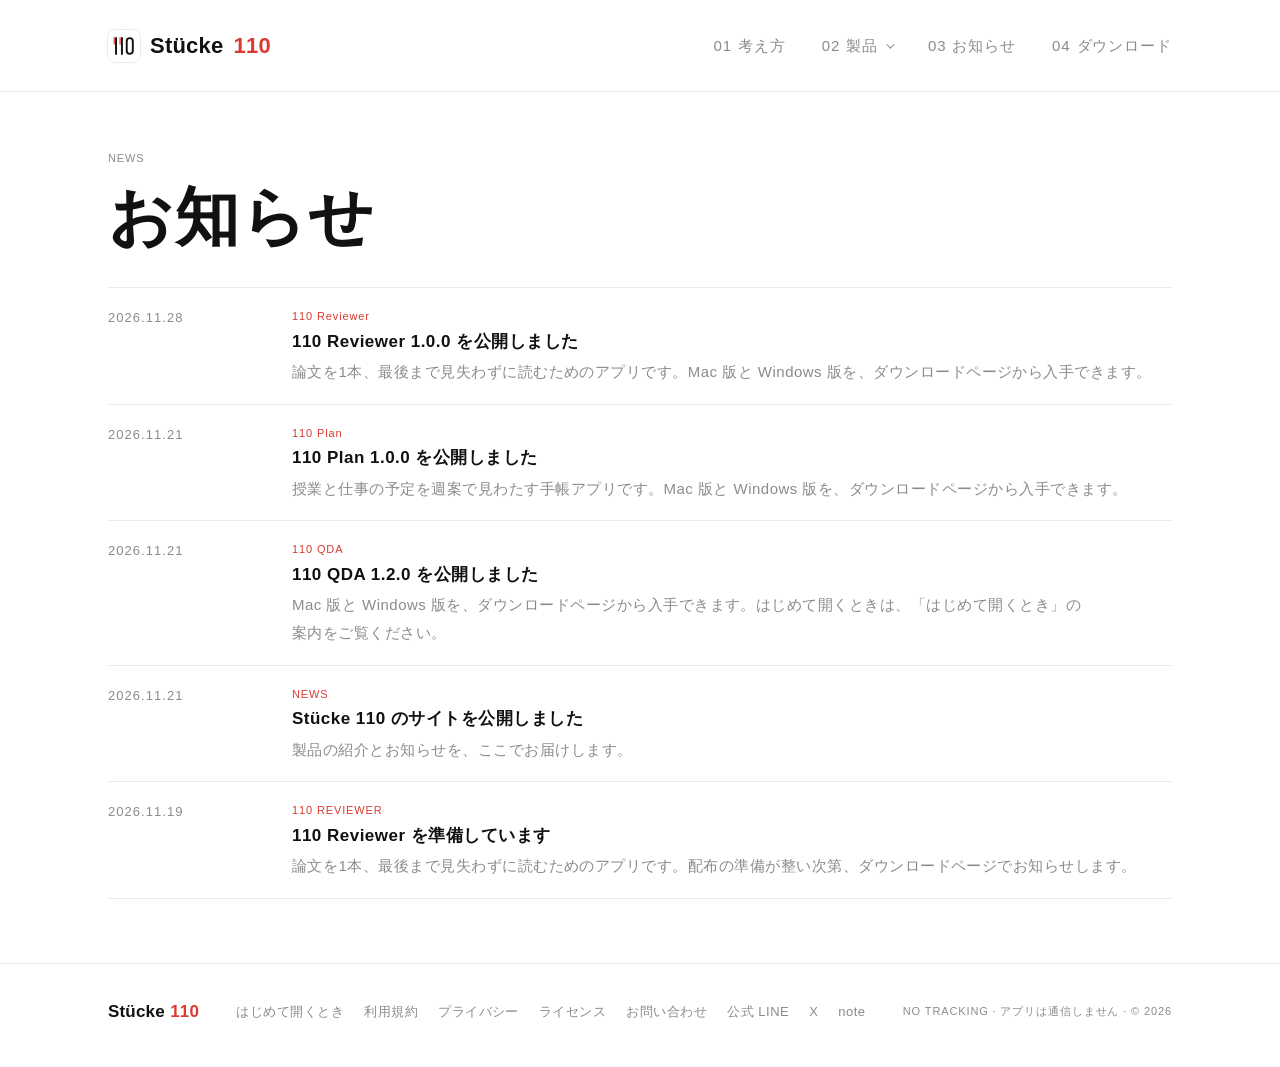
<file: news/index.html>
<!doctype html>
<html lang="ja">
<head>
<meta charset="utf-8">
<meta name="viewport" content="width=device-width,initial-scale=1">
<title>お知らせ — Stücke 110</title>
<meta name="description" content="Stücke 110 のお知らせ">
<meta property="og:title" content="お知らせ — Stücke 110">
<meta property="og:description" content="Stücke 110 のお知らせ">
<meta property="og:type" content="website">
<meta property="og:site_name" content="Stücke 110">
<meta property="og:image" content="https://stucke110.com/assets/img/og.png">
<link rel="canonical" href="https://stucke110.com/news/">
<meta property="og:url" content="https://stucke110.com/news/">
<meta name="twitter:card" content="summary_large_image">
<meta name="theme-color" content="#ffffff" media="(prefers-color-scheme: light)">
<meta name="theme-color" content="#0e0e0e" media="(prefers-color-scheme: dark)">
<link rel="icon" href="../assets/img/stuecke110-logo.svg" type="image/svg+xml">
<link rel="apple-touch-icon" href="../assets/img/apple-touch-icon.png">
<link rel="stylesheet" href="../assets/css/style.css">
</head>
<body>
<header class="nav"><div class="wrap"><a class="brand" href="../index.html"><picture class="logo"><source srcset="../assets/img/stuecke110-logo-dark.svg" media="(prefers-color-scheme: dark)"><img src="../assets/img/stuecke110-logo.svg" alt=""></picture>Stücke <i>110</i></a><nav><ul><li><a href="../index.html#about"><span>01</span>考え方</a></li><li class="has-menu"><button type="button" class="menu-btn" aria-expanded="false" aria-haspopup="true"><span>02</span>製品<i class="caret" aria-hidden="true"></i></button><div class="menu"><ul><li><a href="../note/index.html"><img src="../assets/img/note-icon-v2.png" alt=""><span class="pn">110 Note</span><small>制作中</small></a></li><li class="live"><a href="../plan/index.html"><img src="../assets/img/plan-icon.png" alt=""><span class="pn">110 Plan</span><small>配布中</small></a></li><li class="live"><a href="../qda/index.html"><img src="../assets/img/qda-icon.png" alt=""><span class="pn">110 QDA</span><small>配布中</small></a></li><li class="live"><a href="../reviewer/index.html"><img src="../assets/img/reviewer-icon.png" alt=""><span class="pn">110 Reviewer</span><small>配布中</small></a></li></ul><a class="menu-all" href="../index.html#pieces">製品の一覧へ</a></div></li><li><a href="../news/index.html"><span>03</span>お知らせ</a></li><li><a href="../download/index.html"><span>04</span>ダウンロード</a></li></ul></nav></div></header>
<main>

<div class="wrap pagehead"><p class="label">News</p><h1>お知らせ</h1></div>
<section class="pagebody"><div class="wrap"><ul class="news"><li class="reveal"><time datetime="2026-11-28">2026.11.28</time><div><span class="tag">110 Reviewer</span><h3>110 Reviewer 1.0.0 を公開しました</h3><p>論文を1本、最後まで見失わずに読むためのアプリです。Mac 版と Windows 版を、ダウンロードページから入手できます。</p></div></li><li class="reveal"><time datetime="2026-11-21">2026.11.21</time><div><span class="tag">110 Plan</span><h3>110 Plan 1.0.0 を公開しました</h3><p>授業と仕事の予定を週案で見わたす手帳アプリです。Mac 版と Windows 版を、ダウンロードページから入手できます。</p></div></li><li class="reveal"><time datetime="2026-11-21">2026.11.21</time><div><span class="tag">110 QDA</span><h3>110 QDA 1.2.0 を公開しました</h3><p>Mac 版と Windows 版を、ダウンロードページから入手できます。はじめて開くときは、「はじめて開くとき」の案内をご覧ください。</p></div></li><li class="reveal"><time datetime="2026-11-21">2026.11.21</time><div><span class="tag">NEWS</span><h3>Stücke 110 のサイトを公開しました</h3><p>製品の紹介とお知らせを、ここでお届けします。</p></div></li><li class="reveal"><time datetime="2026-11-19">2026.11.19</time><div><span class="tag">110 REVIEWER</span><h3>110 Reviewer を準備しています</h3><p>論文を1本、最後まで見失わずに読むためのアプリです。配布の準備が整い次第、ダウンロードページでお知らせします。</p></div></li></ul></div></section>

</main>
<footer><div class="wrap"><a class="brand" href="../index.html">Stücke <i>110</i></a><ul class="foot-links"><li><a href="../guide/index.html">はじめて開くとき</a></li><li><a href="../terms/index.html">利用規約</a></li><li><a href="../privacy/index.html">プライバシー</a></li><li><a href="../licenses/index.html">ライセンス</a></li><li><a href="https://forms.gle/CgpqVr6RfPsczxsT9" target="_blank" rel="noopener">お問い合わせ</a></li><li><a href="https://lin.ee/vk5B0Xk" target="_blank" rel="noopener">公式 LINE</a></li><li><a href="https://x.com/Stucke110" target="_blank" rel="noopener" aria-label="X(旧 Twitter)">X</a></li><li><a href="https://note.com/deep_salvia4852" target="_blank" rel="noopener" aria-label="note(ブログ)">note</a></li></ul><span class="label">No tracking · アプリは通信しません · © 2026</span></div></footer>
<script src="../assets/js/site.js" defer></script>
</body>
</html>
</file>
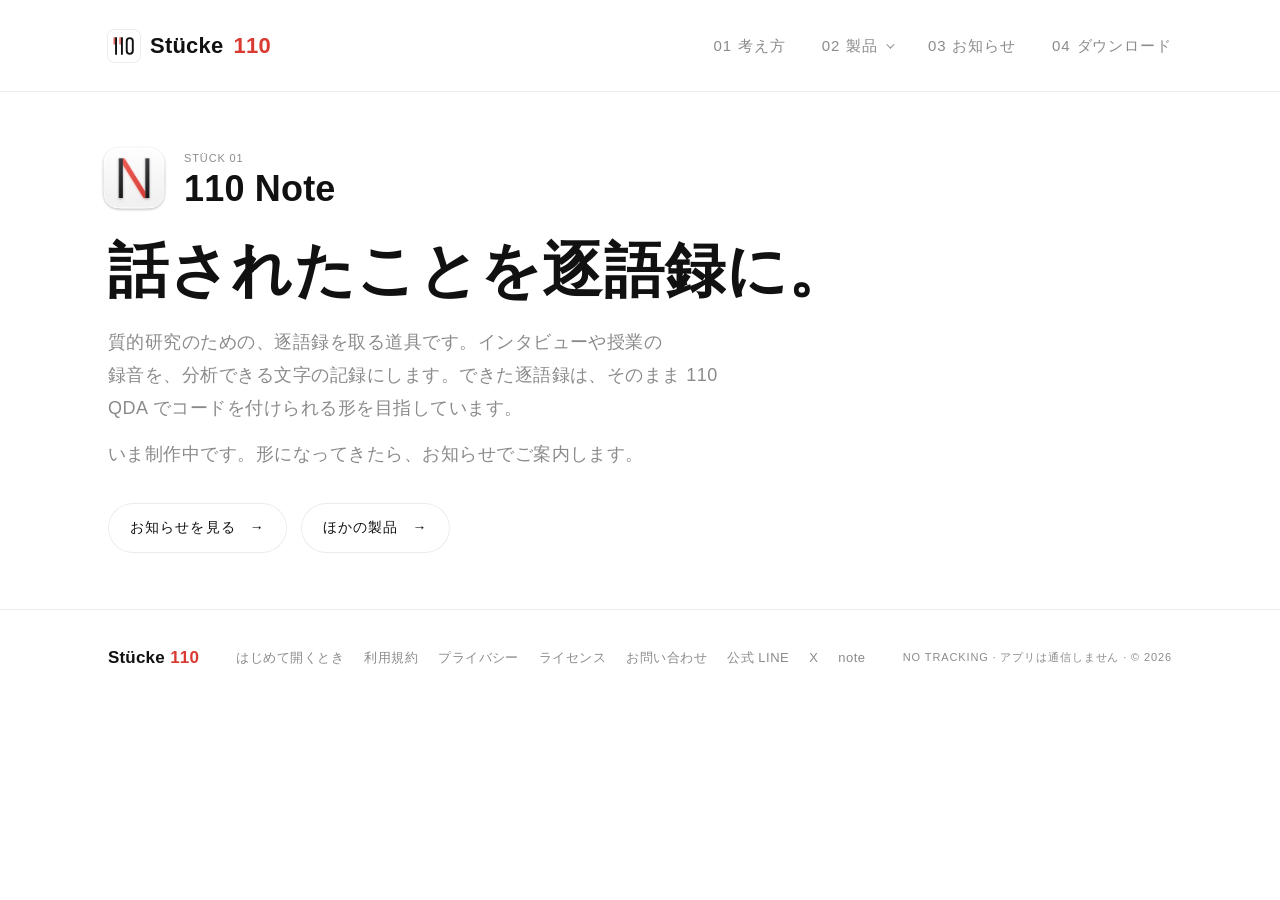
<file: note/index.html>
<!doctype html>
<html lang="ja">
<head>
<meta charset="utf-8">
<meta name="viewport" content="width=device-width,initial-scale=1">
<title>110 Note — Stücke 110</title>
<meta name="description" content="質的研究のための、逐語録を取るアプリ(制作中)。">
<meta property="og:title" content="110 Note — Stücke 110">
<meta property="og:description" content="質的研究のための、逐語録を取るアプリ(制作中)。">
<meta property="og:type" content="website">
<meta property="og:site_name" content="Stücke 110">
<meta property="og:image" content="https://stucke110.com/assets/img/og.png">
<link rel="canonical" href="https://stucke110.com/note/">
<meta property="og:url" content="https://stucke110.com/note/">
<meta name="twitter:card" content="summary_large_image">
<meta name="theme-color" content="#ffffff" media="(prefers-color-scheme: light)">
<meta name="theme-color" content="#0e0e0e" media="(prefers-color-scheme: dark)">
<link rel="icon" href="../assets/img/stuecke110-logo.svg" type="image/svg+xml">
<link rel="apple-touch-icon" href="../assets/img/apple-touch-icon.png">
<link rel="stylesheet" href="../assets/css/style.css">
</head>
<body>
<header class="nav"><div class="wrap"><a class="brand" href="../index.html"><picture class="logo"><source srcset="../assets/img/stuecke110-logo-dark.svg" media="(prefers-color-scheme: dark)"><img src="../assets/img/stuecke110-logo.svg" alt=""></picture>Stücke <i>110</i></a><nav><ul><li><a href="../index.html#about"><span>01</span>考え方</a></li><li class="has-menu"><button type="button" class="menu-btn" aria-expanded="false" aria-haspopup="true"><span>02</span>製品<i class="caret" aria-hidden="true"></i></button><div class="menu"><ul><li><a href="../note/index.html"><img src="../assets/img/note-icon-v2.png" alt=""><span class="pn">110 Note</span><small>制作中</small></a></li><li class="live"><a href="../plan/index.html"><img src="../assets/img/plan-icon.png" alt=""><span class="pn">110 Plan</span><small>配布中</small></a></li><li class="live"><a href="../qda/index.html"><img src="../assets/img/qda-icon.png" alt=""><span class="pn">110 QDA</span><small>配布中</small></a></li><li class="live"><a href="../reviewer/index.html"><img src="../assets/img/reviewer-icon.png" alt=""><span class="pn">110 Reviewer</span><small>配布中</small></a></li></ul><a class="menu-all" href="../index.html#pieces">製品の一覧へ</a></div></li><li><a href="../news/index.html"><span>03</span>お知らせ</a></li><li><a href="../download/index.html"><span>04</span>ダウンロード</a></li></ul></nav></div></header>
<main>

<div class="wrap phero">
<div class="top"><img class="app-icon" src="../assets/img/note-icon-v2.png" alt=""><div><p class="label">Stück 01</p><p class="brand">110 Note</p></div></div>
<h1><span class="ph">話されたことを</span><span class="ph">逐語録に。</span></h1>
<p class="lead">質的研究のための、逐語録を取る道具です。インタビューや授業の録音を、分析できる文字の記録にします。できた逐語録は、そのまま 110 QDA でコードを付けられる形を目指しています。</p>
<p class="lead" style="margin-top:12px">いま制作中です。形になってきたら、お知らせでご案内します。</p>
<div class="ctas"><a class="btn line" href="../news/index.html">お知らせを見る</a><a class="btn line" href="../index.html#pieces">ほかの製品</a></div>
</div>

</main>
<footer><div class="wrap"><a class="brand" href="../index.html">Stücke <i>110</i></a><ul class="foot-links"><li><a href="../guide/index.html">はじめて開くとき</a></li><li><a href="../terms/index.html">利用規約</a></li><li><a href="../privacy/index.html">プライバシー</a></li><li><a href="../licenses/index.html">ライセンス</a></li><li><a href="https://forms.gle/CgpqVr6RfPsczxsT9" target="_blank" rel="noopener">お問い合わせ</a></li><li><a href="https://lin.ee/vk5B0Xk" target="_blank" rel="noopener">公式 LINE</a></li><li><a href="https://x.com/Stucke110" target="_blank" rel="noopener" aria-label="X(旧 Twitter)">X</a></li><li><a href="https://note.com/deep_salvia4852" target="_blank" rel="noopener" aria-label="note(ブログ)">note</a></li></ul><span class="label">No tracking · アプリは通信しません · © 2026</span></div></footer>
<script src="../assets/js/site.js" defer></script>
</body>
</html>
</file>
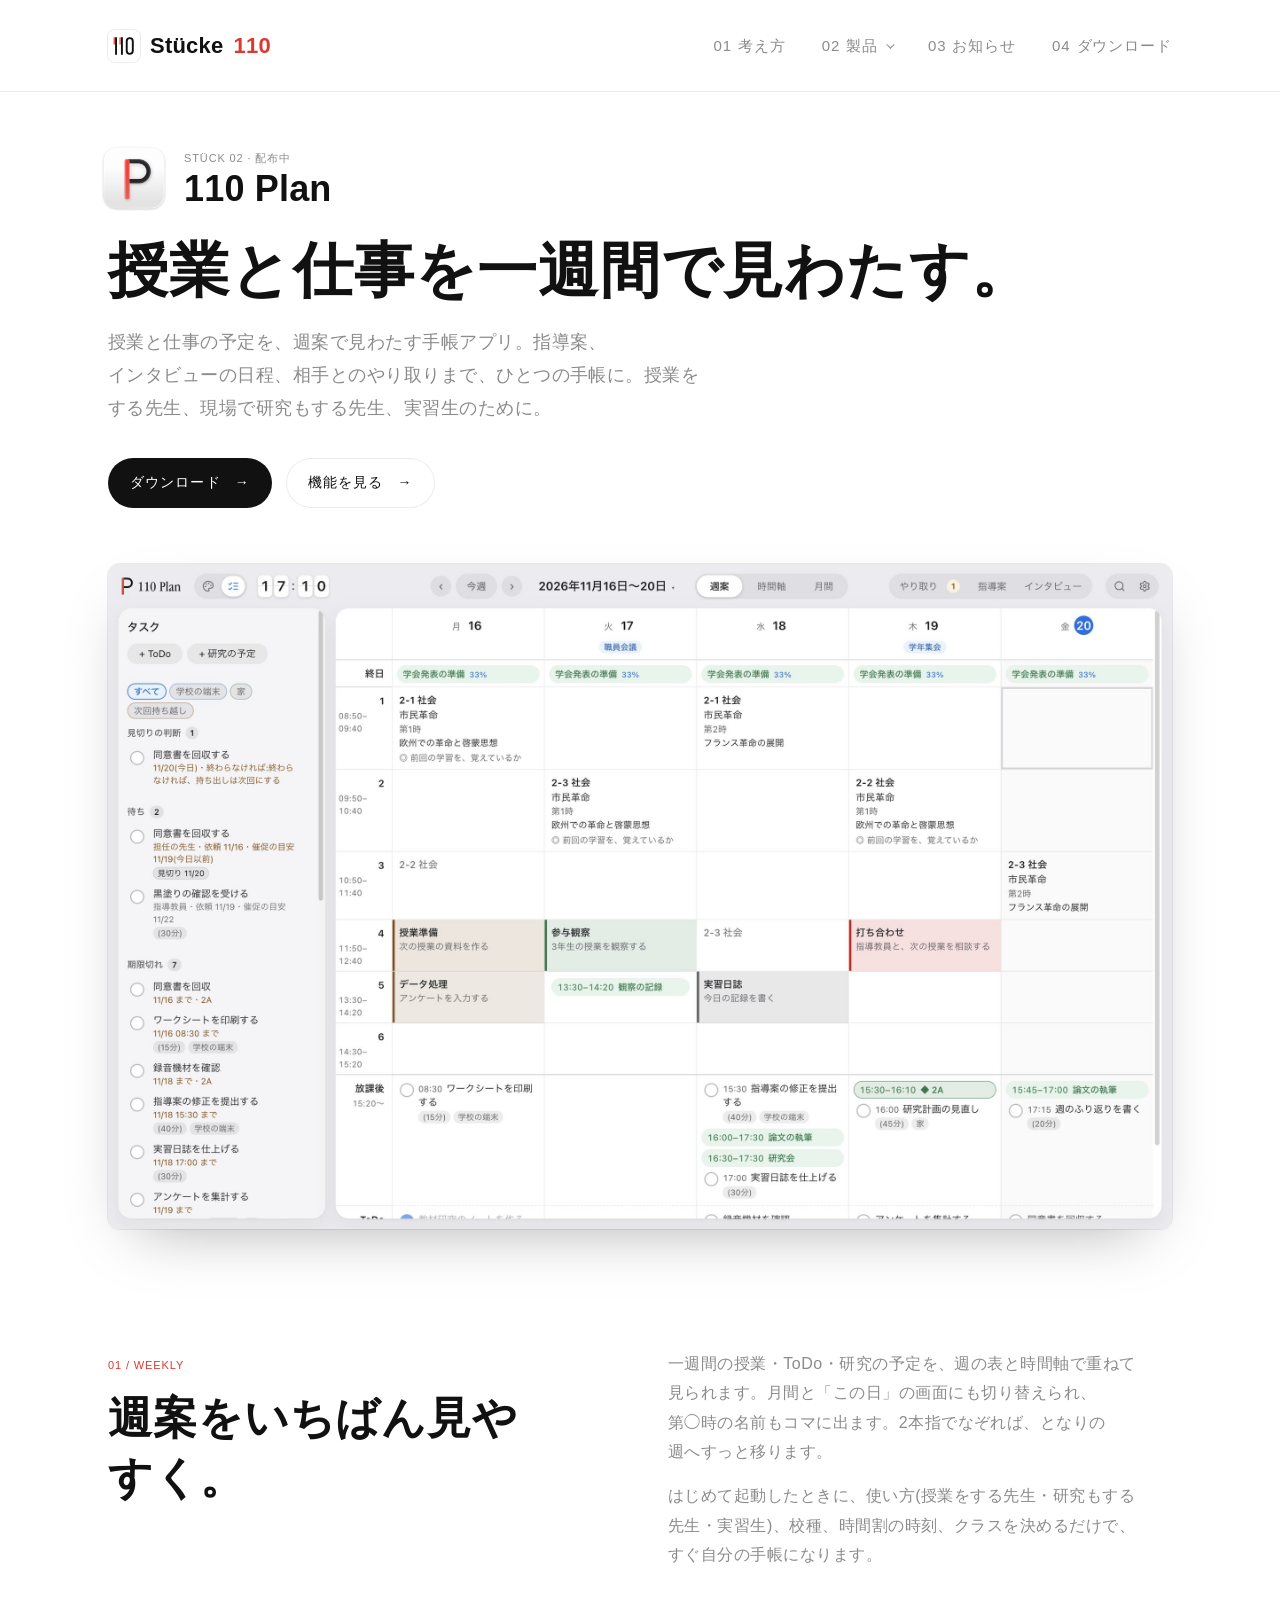
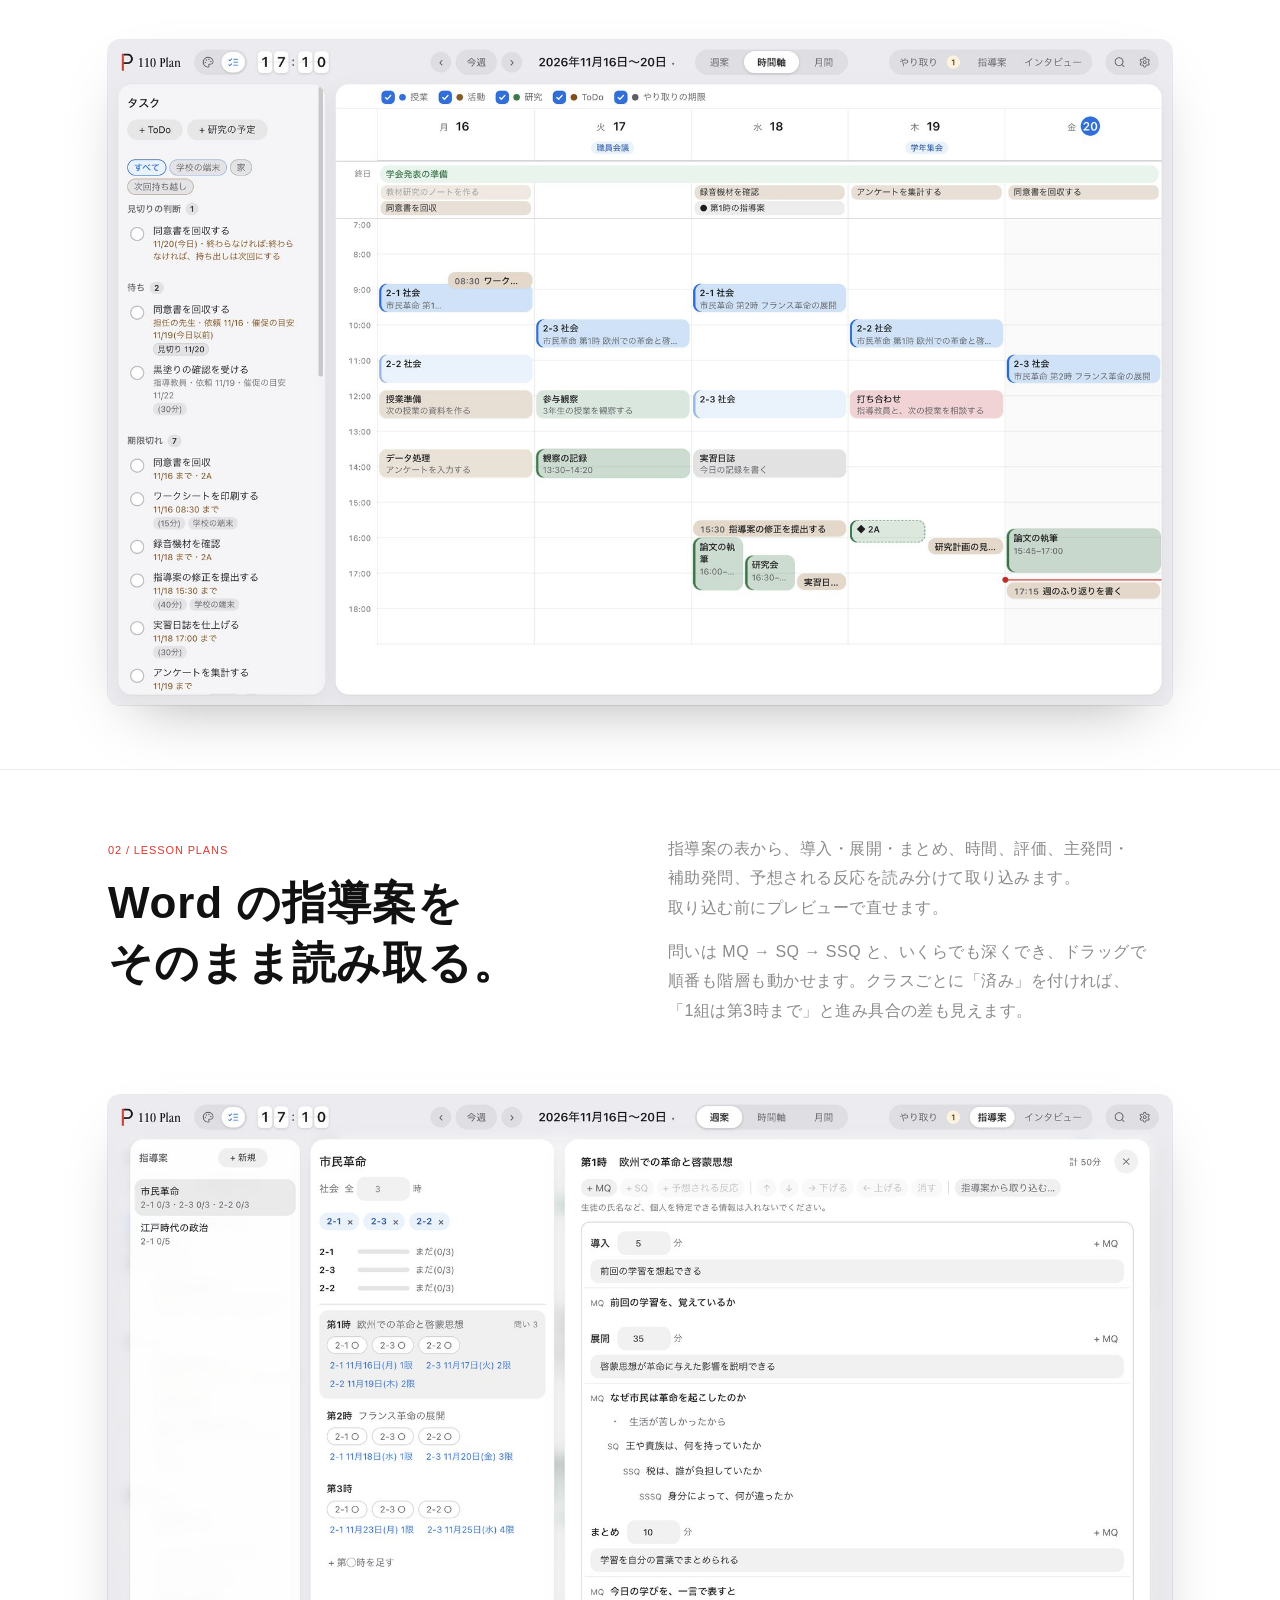
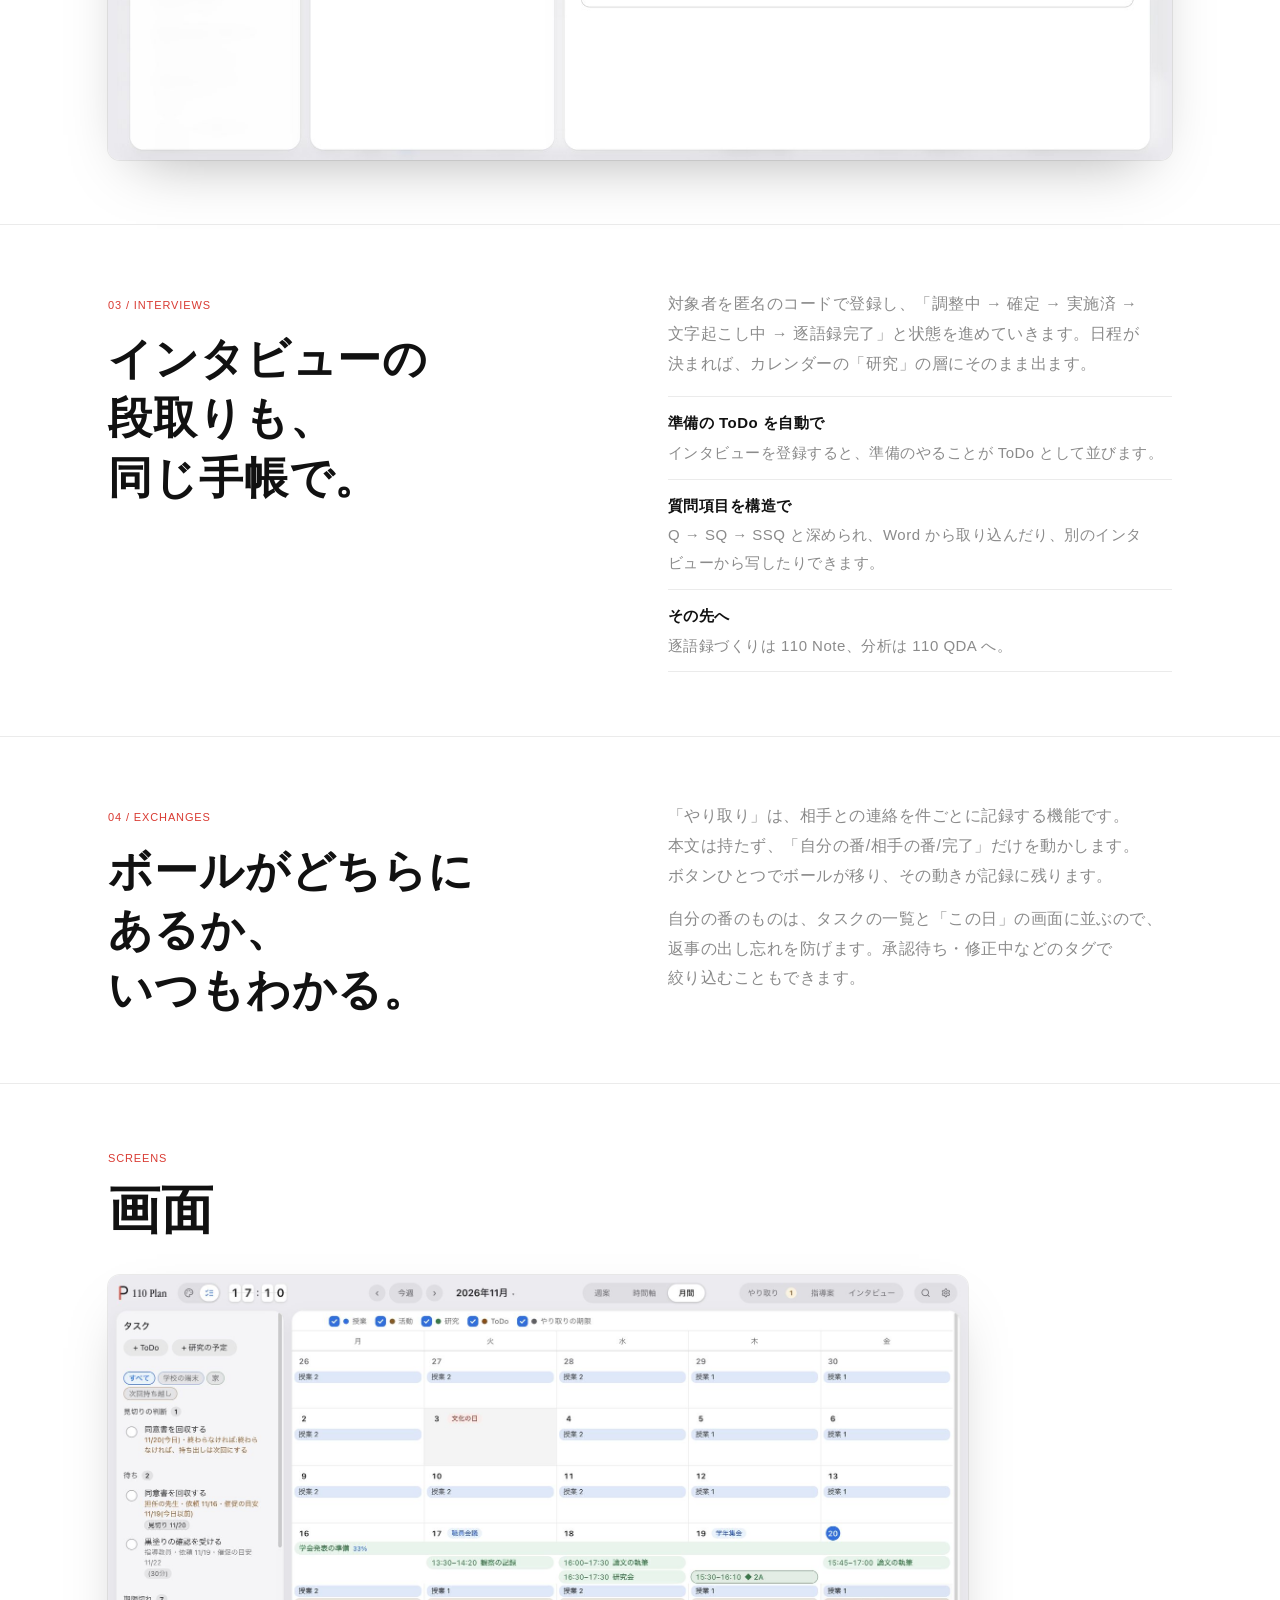
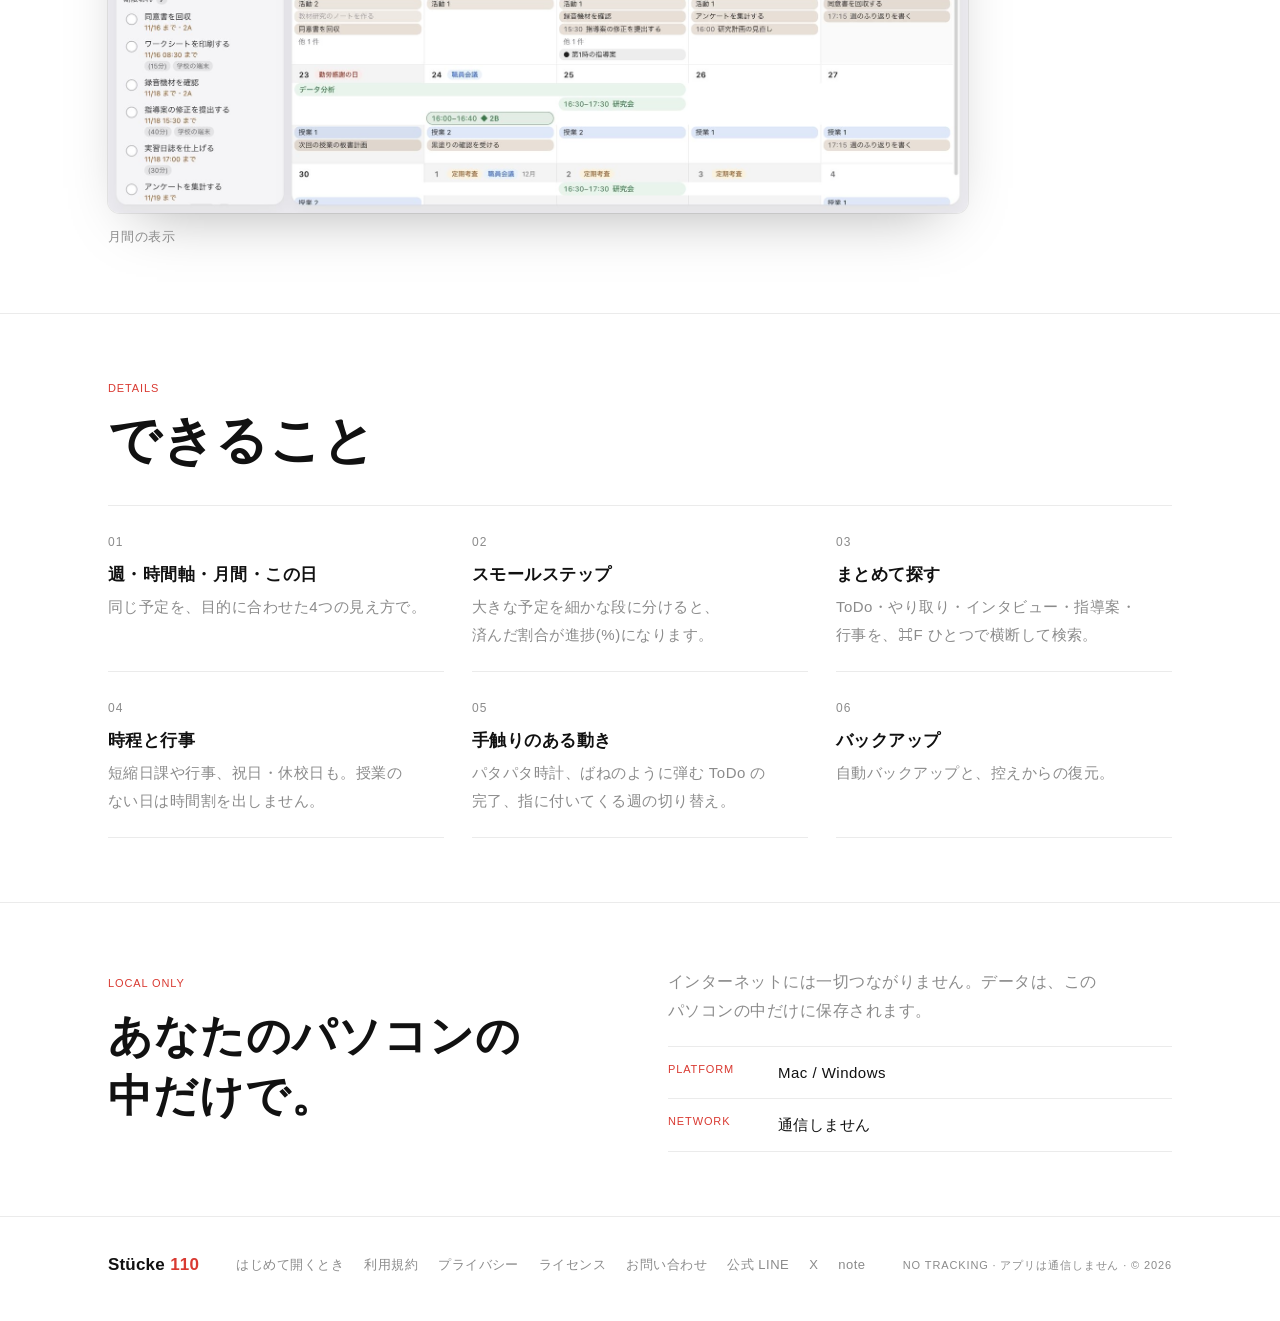
<file: plan/index.html>
<!doctype html>
<html lang="ja">
<head>
<meta charset="utf-8">
<meta name="viewport" content="width=device-width,initial-scale=1">
<title>110 Plan — Stücke 110</title>
<meta name="description" content="授業と仕事の予定を、週案で見わたす手帳アプリ。指導案・インタビュー・やり取りまで、同じ手帳に。Mac・Windows対応。">
<meta property="og:title" content="110 Plan — Stücke 110">
<meta property="og:description" content="授業と仕事の予定を、週案で見わたす手帳アプリ。指導案・インタビュー・やり取りまで、同じ手帳に。Mac・Windows対応。">
<meta property="og:type" content="website">
<meta property="og:site_name" content="Stücke 110">
<meta property="og:image" content="https://stucke110.com/assets/img/og.png">
<link rel="canonical" href="https://stucke110.com/plan/">
<meta property="og:url" content="https://stucke110.com/plan/">
<meta name="twitter:card" content="summary_large_image">
<meta name="theme-color" content="#ffffff" media="(prefers-color-scheme: light)">
<meta name="theme-color" content="#0e0e0e" media="(prefers-color-scheme: dark)">
<link rel="icon" href="../assets/img/stuecke110-logo.svg" type="image/svg+xml">
<link rel="apple-touch-icon" href="../assets/img/apple-touch-icon.png">
<link rel="stylesheet" href="../assets/css/style.css">
</head>
<body>
<header class="nav"><div class="wrap"><a class="brand" href="../index.html"><picture class="logo"><source srcset="../assets/img/stuecke110-logo-dark.svg" media="(prefers-color-scheme: dark)"><img src="../assets/img/stuecke110-logo.svg" alt=""></picture>Stücke <i>110</i></a><nav><ul><li><a href="../index.html#about"><span>01</span>考え方</a></li><li class="has-menu"><button type="button" class="menu-btn" aria-expanded="false" aria-haspopup="true"><span>02</span>製品<i class="caret" aria-hidden="true"></i></button><div class="menu"><ul><li><a href="../note/index.html"><img src="../assets/img/note-icon-v2.png" alt=""><span class="pn">110 Note</span><small>制作中</small></a></li><li class="live"><a href="../plan/index.html"><img src="../assets/img/plan-icon.png" alt=""><span class="pn">110 Plan</span><small>配布中</small></a></li><li class="live"><a href="../qda/index.html"><img src="../assets/img/qda-icon.png" alt=""><span class="pn">110 QDA</span><small>配布中</small></a></li><li class="live"><a href="../reviewer/index.html"><img src="../assets/img/reviewer-icon.png" alt=""><span class="pn">110 Reviewer</span><small>配布中</small></a></li></ul><a class="menu-all" href="../index.html#pieces">製品の一覧へ</a></div></li><li><a href="../news/index.html"><span>03</span>お知らせ</a></li><li><a href="../download/index.html"><span>04</span>ダウンロード</a></li></ul></nav></div></header>
<main>

<div class="wrap phero">
<div class="top"><img class="app-icon" src="../assets/img/plan-icon.png" alt=""><div><p class="label">Stück 02 · 配布中</p><p class="brand">110 Plan</p></div></div>
<h1><span class="ph">授業と仕事を</span><span class="ph">一週間で見わたす。</span></h1>
<p class="lead">授業と仕事の予定を、週案で見わたす手帳アプリ。指導案、インタビューの日程、相手とのやり取りまで、ひとつの手帳に。授業をする先生、現場で研究もする先生、実習生のために。</p>
<div class="ctas"><a class="btn" href="../download/index.html">ダウンロード</a><a class="btn line" href="#features">機能を見る</a></div>
<figure class="shot hero-shot reveal"><picture><source srcset="../assets/img/shots/plan-dark.jpg" media="(prefers-color-scheme: dark)"><img src="../assets/img/shots/plan-week.jpg" alt="110 Plan の週案画面。授業・活動・研究の予定とタスクの一覧" loading="lazy"></picture></figure>
</div>
<section><div class="wrap"><div class="about"><div class="reveal"><span class="label">01 / Weekly</span><h2>週案をいちばん見やすく。</h2></div><div class="reveal"><p>一週間の授業・ToDo・研究の予定を、週の表と時間軸で重ねて見られます。月間と「この日」の画面にも切り替えられ、第◯時の名前もコマに出ます。2本指でなぞれば、となりの週へすっと移ります。</p><p>はじめて起動したときに、使い方(授業をする先生・研究もする先生・実習生)、校種、時間割の時刻、クラスを決めるだけで、すぐ自分の手帳になります。</p></div></div><figure class="shot reveal"><picture><img src="../assets/img/shots/plan-timeline.jpg" alt="時間軸の表示" loading="lazy"></picture></figure></div></section><section><div class="wrap"><div class="about"><div class="reveal"><span class="label">02 / Lesson plans</span><h2><span class="ph">Word の指導案を</span><span class="ph">そのまま読み取る。</span></h2></div><div class="reveal"><p>指導案の表から、導入・展開・まとめ、時間、評価、主発問・補助発問、予想される反応を読み分けて取り込みます。取り込む前にプレビューで直せます。</p><p>問いは MQ → SQ → SSQ と、いくらでも深くでき、ドラッグで順番も階層も動かせます。クラスごとに「済み」を付ければ、「1組は第3時まで」と進み具合の差も見えます。</p></div></div><figure class="shot reveal"><picture><img src="../assets/img/shots/plan-lesson.jpg" alt="指導案の画面。導入・展開・まとめと発問の階層" loading="lazy"></picture></figure></div></section><section><div class="wrap"><div class="about"><div class="reveal"><span class="label">03 / Interviews</span><h2><span class="ph">インタビューの段取りも、</span><span class="ph">同じ手帳で。</span></h2></div><div class="reveal"><p>対象者を匿名のコードで登録し、「調整中 → 確定 → 実施済 → 文字起こし中 → 逐語録完了」と状態を進めていきます。日程が決まれば、カレンダーの「研究」の層にそのまま出ます。</p><ul class="points"><li><b>準備の ToDo を自動で</b>インタビューを登録すると、準備のやることが ToDo として並びます。</li><li><b>質問項目を構造で</b>Q → SQ → SSQ と深められ、Word から取り込んだり、別のインタビューから写したりできます。</li><li><b>その先へ</b>逐語録づくりは 110 Note、分析は 110 QDA へ。</li></ul></div></div></div></section><section><div class="wrap"><div class="about"><div class="reveal"><span class="label">04 / Exchanges</span><h2><span class="ph">ボールがどちらにあるか、</span><span class="ph">いつもわかる。</span></h2></div><div class="reveal"><p>「やり取り」は、相手との連絡を件ごとに記録する機能です。本文は持たず、「自分の番/相手の番/完了」だけを動かします。ボタンひとつでボールが移り、その動きが記録に残ります。</p><p>自分の番のものは、タスクの一覧と「この日」の画面に並ぶので、返事の出し忘れを防げます。承認待ち・修正中などのタグで絞り込むこともできます。</p></div></div></div></section>
<section><div class="wrap"><div class="shead reveal"><span class="label">Screens</span><h2>画面</h2></div><div class="gallery n1"><figure class="shot reveal"><picture><img src="../assets/img/shots/plan-month.jpg" alt="月間の表示" loading="lazy"></picture><figcaption>月間の表示</figcaption></figure></div></div></section>
<section id="features"><div class="wrap">
<div class="shead reveal"><span class="label">Details</span><h2>できること</h2></div>
<div class="features"><div class="feature reveal"><b>01</b><h3>週・時間軸・月間・この日</h3><p>同じ予定を、目的に合わせた4つの見え方で。</p></div><div class="feature reveal"><b>02</b><h3>スモールステップ</h3><p>大きな予定を細かな段に分けると、済んだ割合が進捗(%)になります。</p></div><div class="feature reveal"><b>03</b><h3>まとめて探す</h3><p>ToDo・やり取り・インタビュー・指導案・行事を、⌘F ひとつで横断して検索。</p></div><div class="feature reveal"><b>04</b><h3>時程と行事</h3><p>短縮日課や行事、祝日・休校日も。授業のない日は時間割を出しません。</p></div><div class="feature reveal"><b>05</b><h3>手触りのある動き</h3><p>パタパタ時計、ばねのように弾む ToDo の完了、指に付いてくる週の切り替え。</p></div><div class="feature reveal"><b>06</b><h3>バックアップ</h3><p>自動バックアップと、控えからの復元。</p></div></div>
</div></section>
<section><div class="wrap"><div class="about"><div class="reveal"><span class="label">Local only</span><h2><span class="ph">あなたのパソコンの</span><span class="ph">中だけで。</span></h2></div><div class="reveal"><p>インターネットには一切つながりません。データは、このパソコンの中だけに保存されます。</p>
<ul class="facts"><li><span class="label">Platform</span>Mac / Windows</li><li><span class="label">Network</span>通信しません</li></ul></div></div></div></section>

</main>
<footer><div class="wrap"><a class="brand" href="../index.html">Stücke <i>110</i></a><ul class="foot-links"><li><a href="../guide/index.html">はじめて開くとき</a></li><li><a href="../terms/index.html">利用規約</a></li><li><a href="../privacy/index.html">プライバシー</a></li><li><a href="../licenses/index.html">ライセンス</a></li><li><a href="https://forms.gle/CgpqVr6RfPsczxsT9" target="_blank" rel="noopener">お問い合わせ</a></li><li><a href="https://lin.ee/vk5B0Xk" target="_blank" rel="noopener">公式 LINE</a></li><li><a href="https://x.com/Stucke110" target="_blank" rel="noopener" aria-label="X(旧 Twitter)">X</a></li><li><a href="https://note.com/deep_salvia4852" target="_blank" rel="noopener" aria-label="note(ブログ)">note</a></li></ul><span class="label">No tracking · アプリは通信しません · © 2026</span></div></footer>
<script src="../assets/js/site.js" defer></script>
</body>
</html>
</file>
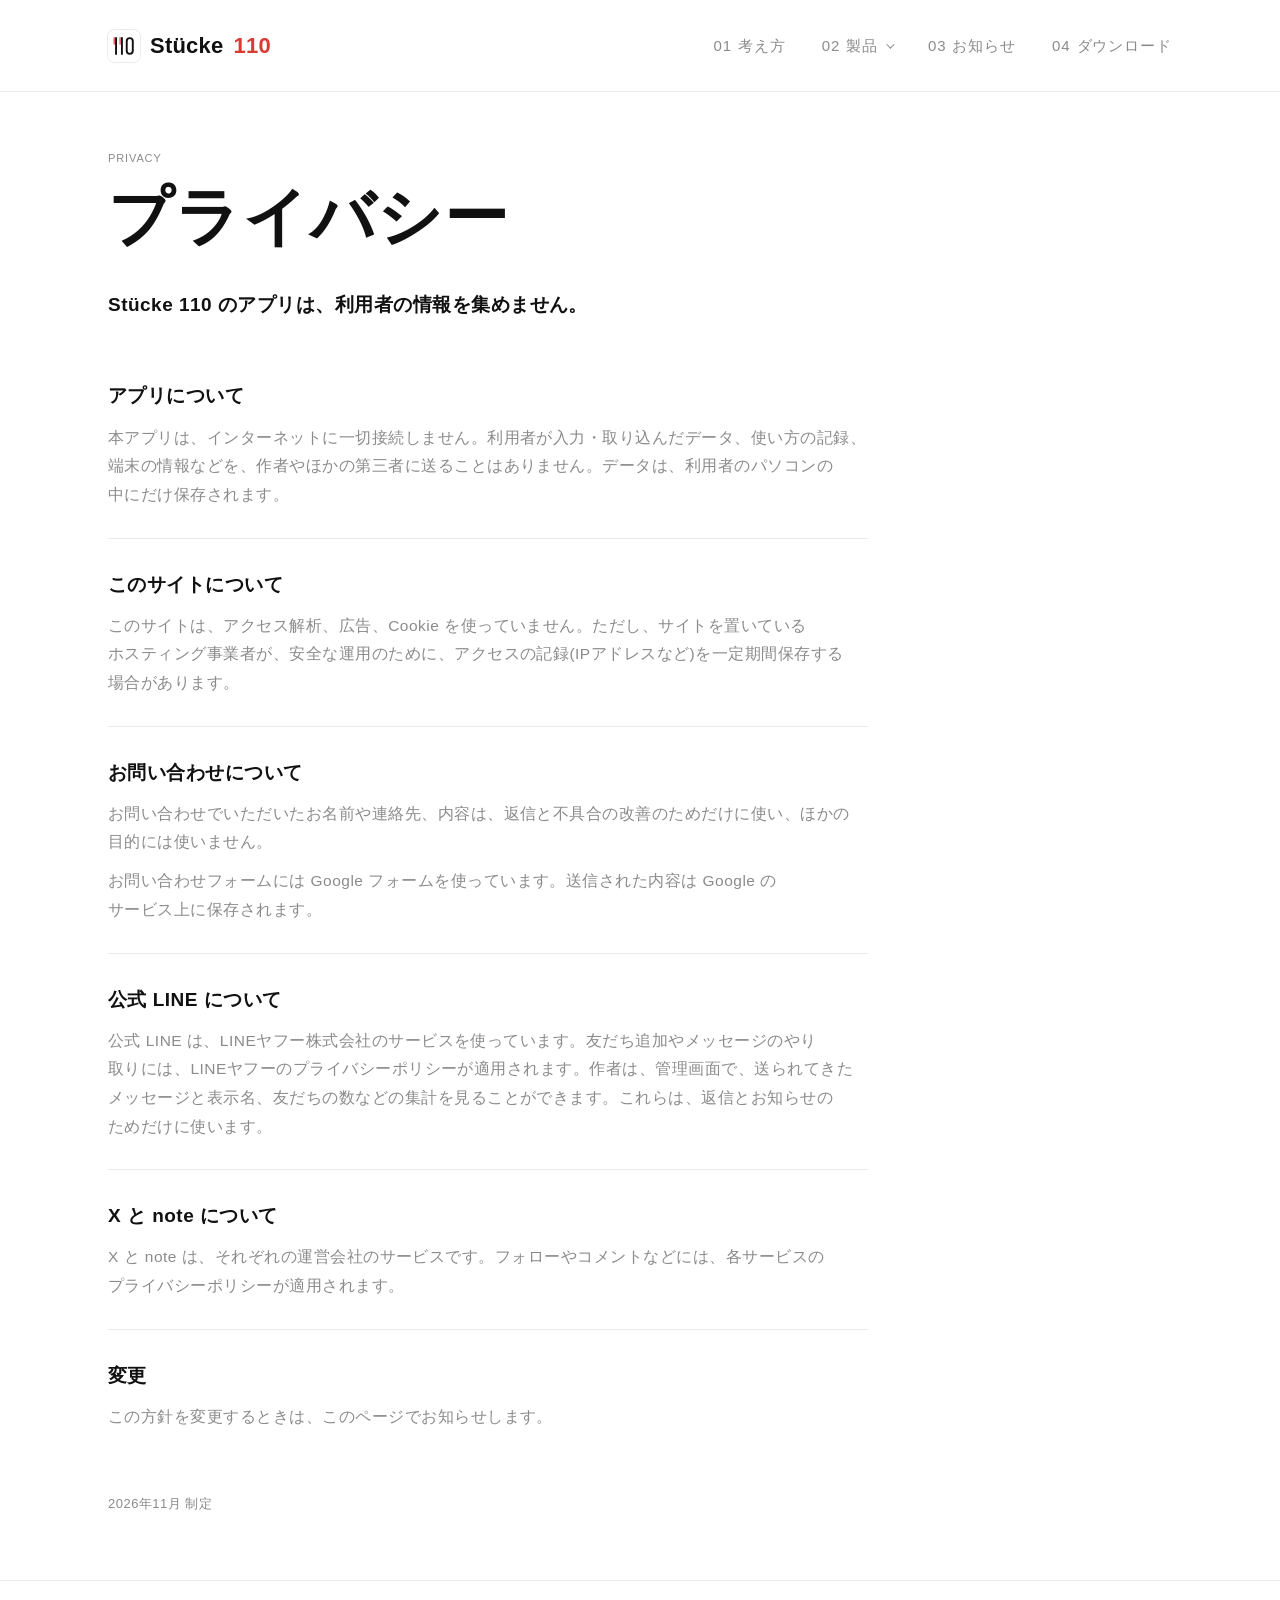
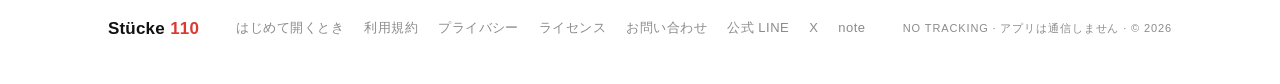
<file: privacy/index.html>
<!doctype html>
<html lang="ja">
<head>
<meta charset="utf-8">
<meta name="viewport" content="width=device-width,initial-scale=1">
<title>プライバシー — Stücke 110</title>
<meta name="description" content="Stücke 110 のプライバシーについて。アプリは、利用者の情報を集めません。">
<meta property="og:title" content="プライバシー — Stücke 110">
<meta property="og:description" content="Stücke 110 のプライバシーについて。アプリは、利用者の情報を集めません。">
<meta property="og:type" content="website">
<meta property="og:site_name" content="Stücke 110">
<meta property="og:image" content="https://stucke110.com/assets/img/og.png">
<link rel="canonical" href="https://stucke110.com/privacy/">
<meta property="og:url" content="https://stucke110.com/privacy/">
<meta name="twitter:card" content="summary_large_image">
<meta name="theme-color" content="#ffffff" media="(prefers-color-scheme: light)">
<meta name="theme-color" content="#0e0e0e" media="(prefers-color-scheme: dark)">
<link rel="icon" href="../assets/img/stuecke110-logo.svg" type="image/svg+xml">
<link rel="apple-touch-icon" href="../assets/img/apple-touch-icon.png">
<link rel="stylesheet" href="../assets/css/style.css">
</head>
<body>
<header class="nav"><div class="wrap"><a class="brand" href="../index.html"><picture class="logo"><source srcset="../assets/img/stuecke110-logo-dark.svg" media="(prefers-color-scheme: dark)"><img src="../assets/img/stuecke110-logo.svg" alt=""></picture>Stücke <i>110</i></a><nav><ul><li><a href="../index.html#about"><span>01</span>考え方</a></li><li class="has-menu"><button type="button" class="menu-btn" aria-expanded="false" aria-haspopup="true"><span>02</span>製品<i class="caret" aria-hidden="true"></i></button><div class="menu"><ul><li><a href="../note/index.html"><img src="../assets/img/note-icon-v2.png" alt=""><span class="pn">110 Note</span><small>制作中</small></a></li><li class="live"><a href="../plan/index.html"><img src="../assets/img/plan-icon.png" alt=""><span class="pn">110 Plan</span><small>配布中</small></a></li><li class="live"><a href="../qda/index.html"><img src="../assets/img/qda-icon.png" alt=""><span class="pn">110 QDA</span><small>配布中</small></a></li><li class="live"><a href="../reviewer/index.html"><img src="../assets/img/reviewer-icon.png" alt=""><span class="pn">110 Reviewer</span><small>配布中</small></a></li></ul><a class="menu-all" href="../index.html#pieces">製品の一覧へ</a></div></li><li><a href="../news/index.html"><span>03</span>お知らせ</a></li><li><a href="../download/index.html"><span>04</span>ダウンロード</a></li></ul></nav></div></header>
<main>

<div class="wrap pagehead"><p class="label">Privacy</p><h1>プライバシー</h1></div>
<section class="pagebody"><div class="wrap narrow"><p class="lead-in">Stücke 110 のアプリは、利用者の情報を集めません。</p><section class="clause reveal"><h2>アプリについて</h2><p>本アプリは、インターネットに一切接続しません。利用者が入力・取り込んだデータ、使い方の記録、端末の情報などを、作者やほかの第三者に送ることはありません。データは、利用者のパソコンの中にだけ保存されます。</p></section><section class="clause reveal"><h2>このサイトについて</h2><p>このサイトは、アクセス解析、広告、Cookie を使っていません。ただし、サイトを置いているホスティング事業者が、安全な運用のために、アクセスの記録(IPアドレスなど)を一定期間保存する場合があります。</p></section><section class="clause reveal"><h2>お問い合わせについて</h2><p>お問い合わせでいただいたお名前や連絡先、内容は、返信と不具合の改善のためだけに使い、ほかの目的には使いません。</p><p>お問い合わせフォームには Google フォームを使っています。送信された内容は Google のサービス上に保存されます。</p></section><section class="clause reveal"><h2>公式 LINE について</h2><p>公式 LINE は、LINEヤフー株式会社のサービスを使っています。友だち追加やメッセージのやり取りには、LINEヤフーのプライバシーポリシーが適用されます。作者は、管理画面で、送られてきたメッセージと表示名、友だちの数などの集計を見ることができます。これらは、返信とお知らせのためだけに使います。</p></section><section class="clause reveal"><h2>X と note について</h2><p>X と note は、それぞれの運営会社のサービスです。フォローやコメントなどには、各サービスのプライバシーポリシーが適用されます。</p></section><section class="clause reveal"><h2>変更</h2><p>この方針を変更するときは、このページでお知らせします。</p></section><p class="dated">2026年11月 制定</p></div></section>

</main>
<footer><div class="wrap"><a class="brand" href="../index.html">Stücke <i>110</i></a><ul class="foot-links"><li><a href="../guide/index.html">はじめて開くとき</a></li><li><a href="../terms/index.html">利用規約</a></li><li><a href="../privacy/index.html">プライバシー</a></li><li><a href="../licenses/index.html">ライセンス</a></li><li><a href="https://forms.gle/CgpqVr6RfPsczxsT9" target="_blank" rel="noopener">お問い合わせ</a></li><li><a href="https://lin.ee/vk5B0Xk" target="_blank" rel="noopener">公式 LINE</a></li><li><a href="https://x.com/Stucke110" target="_blank" rel="noopener" aria-label="X(旧 Twitter)">X</a></li><li><a href="https://note.com/deep_salvia4852" target="_blank" rel="noopener" aria-label="note(ブログ)">note</a></li></ul><span class="label">No tracking · アプリは通信しません · © 2026</span></div></footer>
<script src="../assets/js/site.js" defer></script>
</body>
</html>
</file>
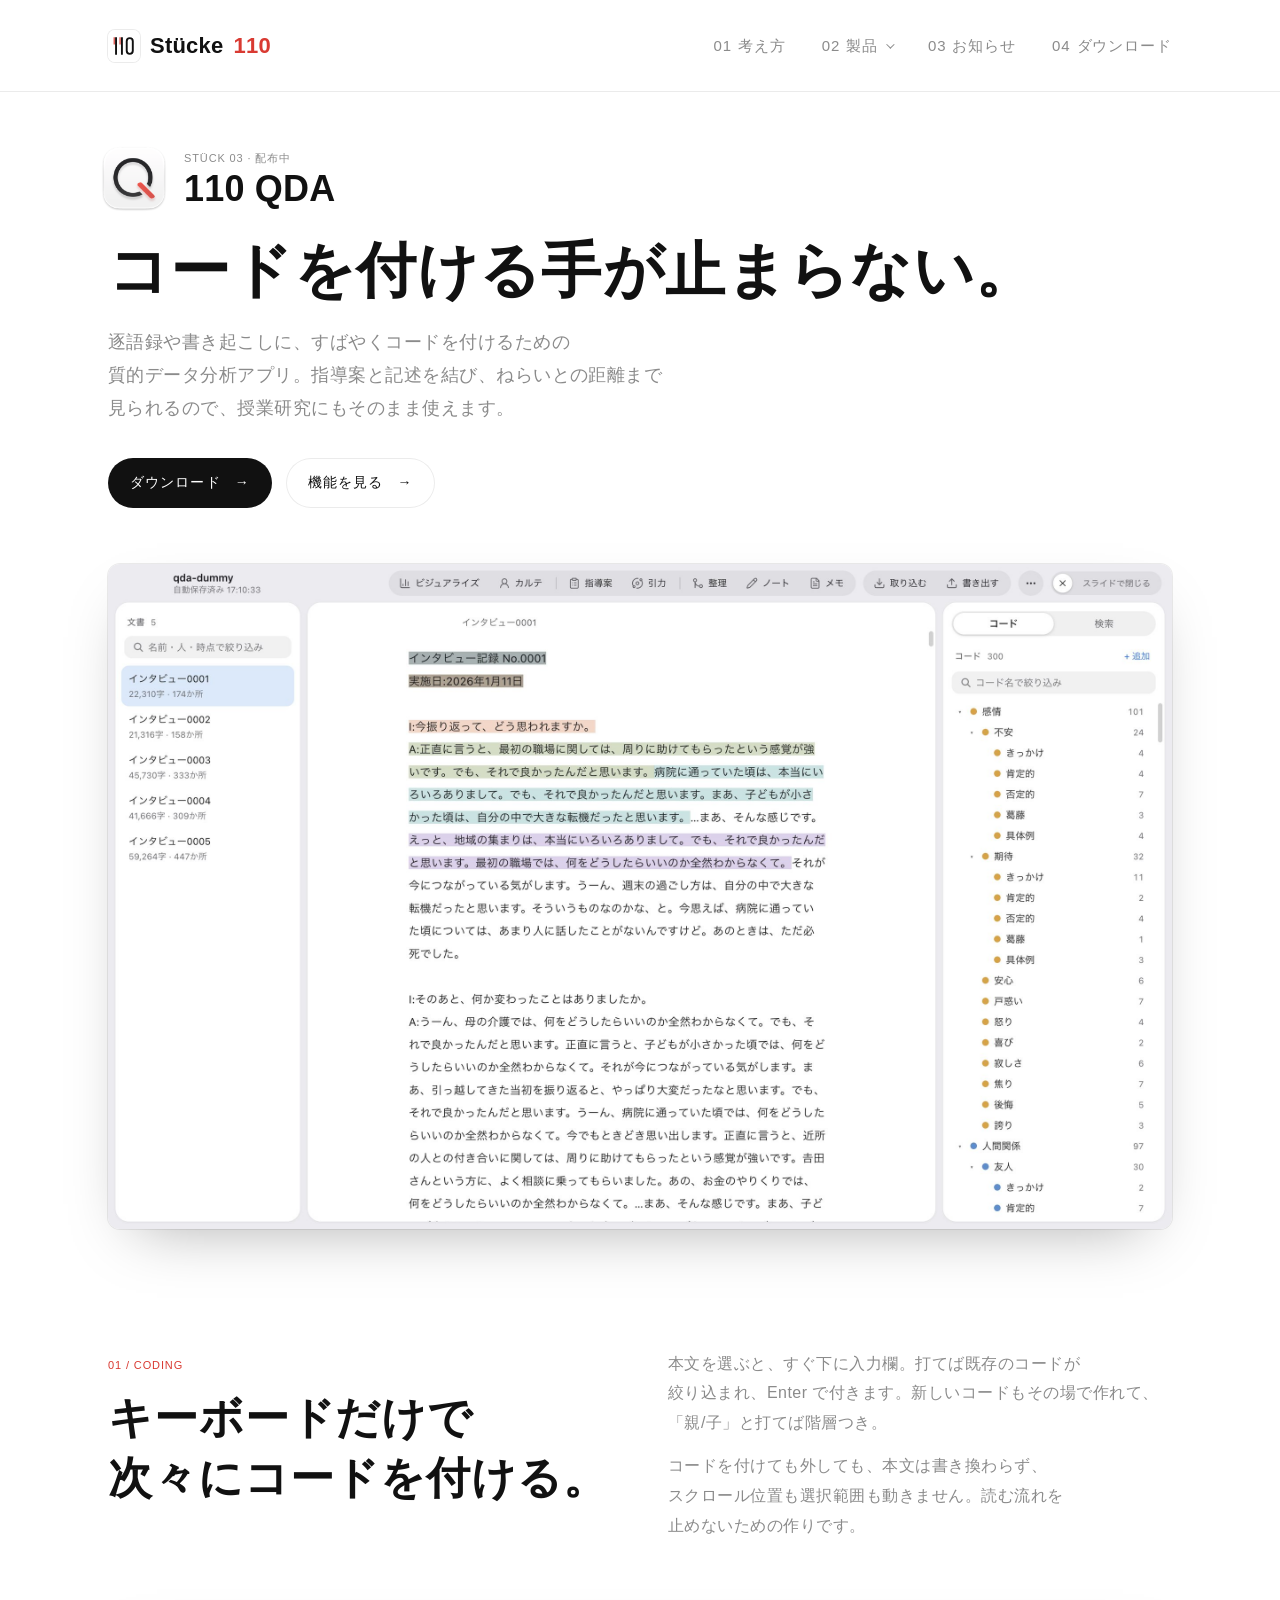
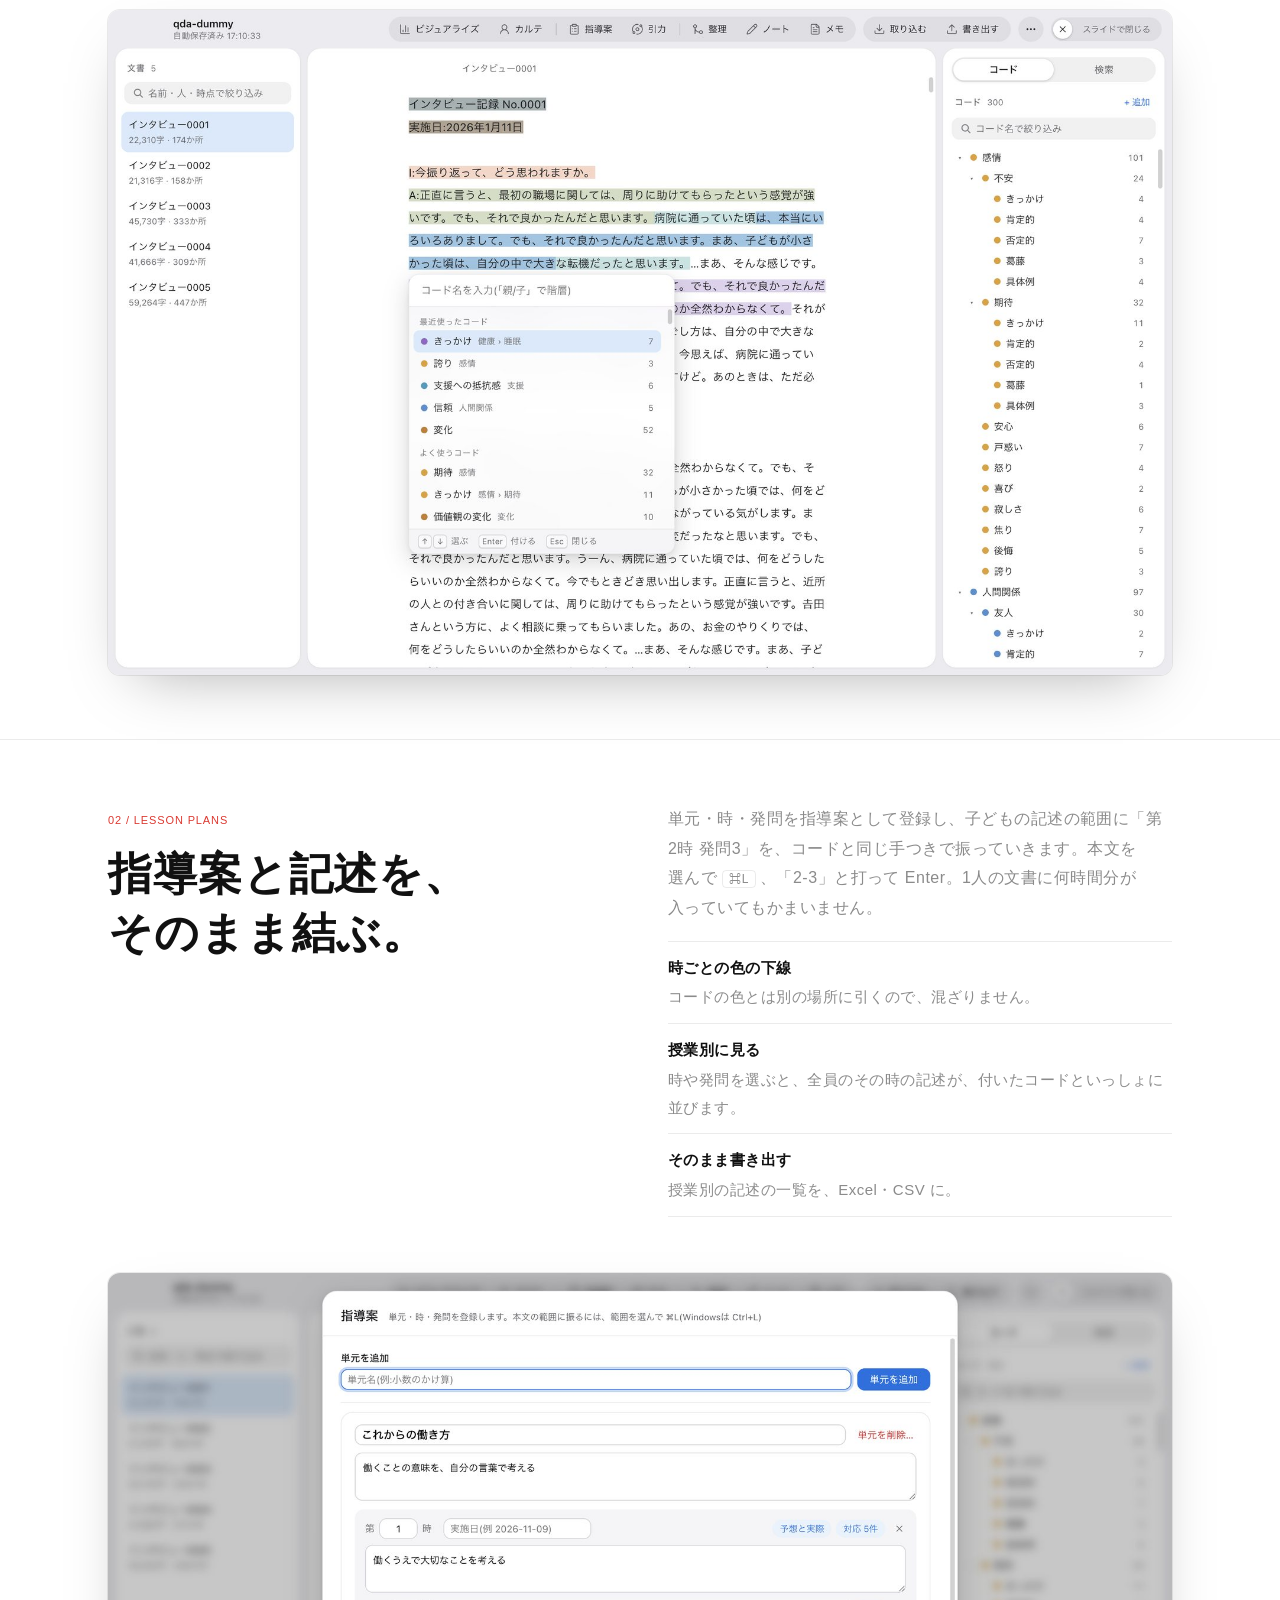
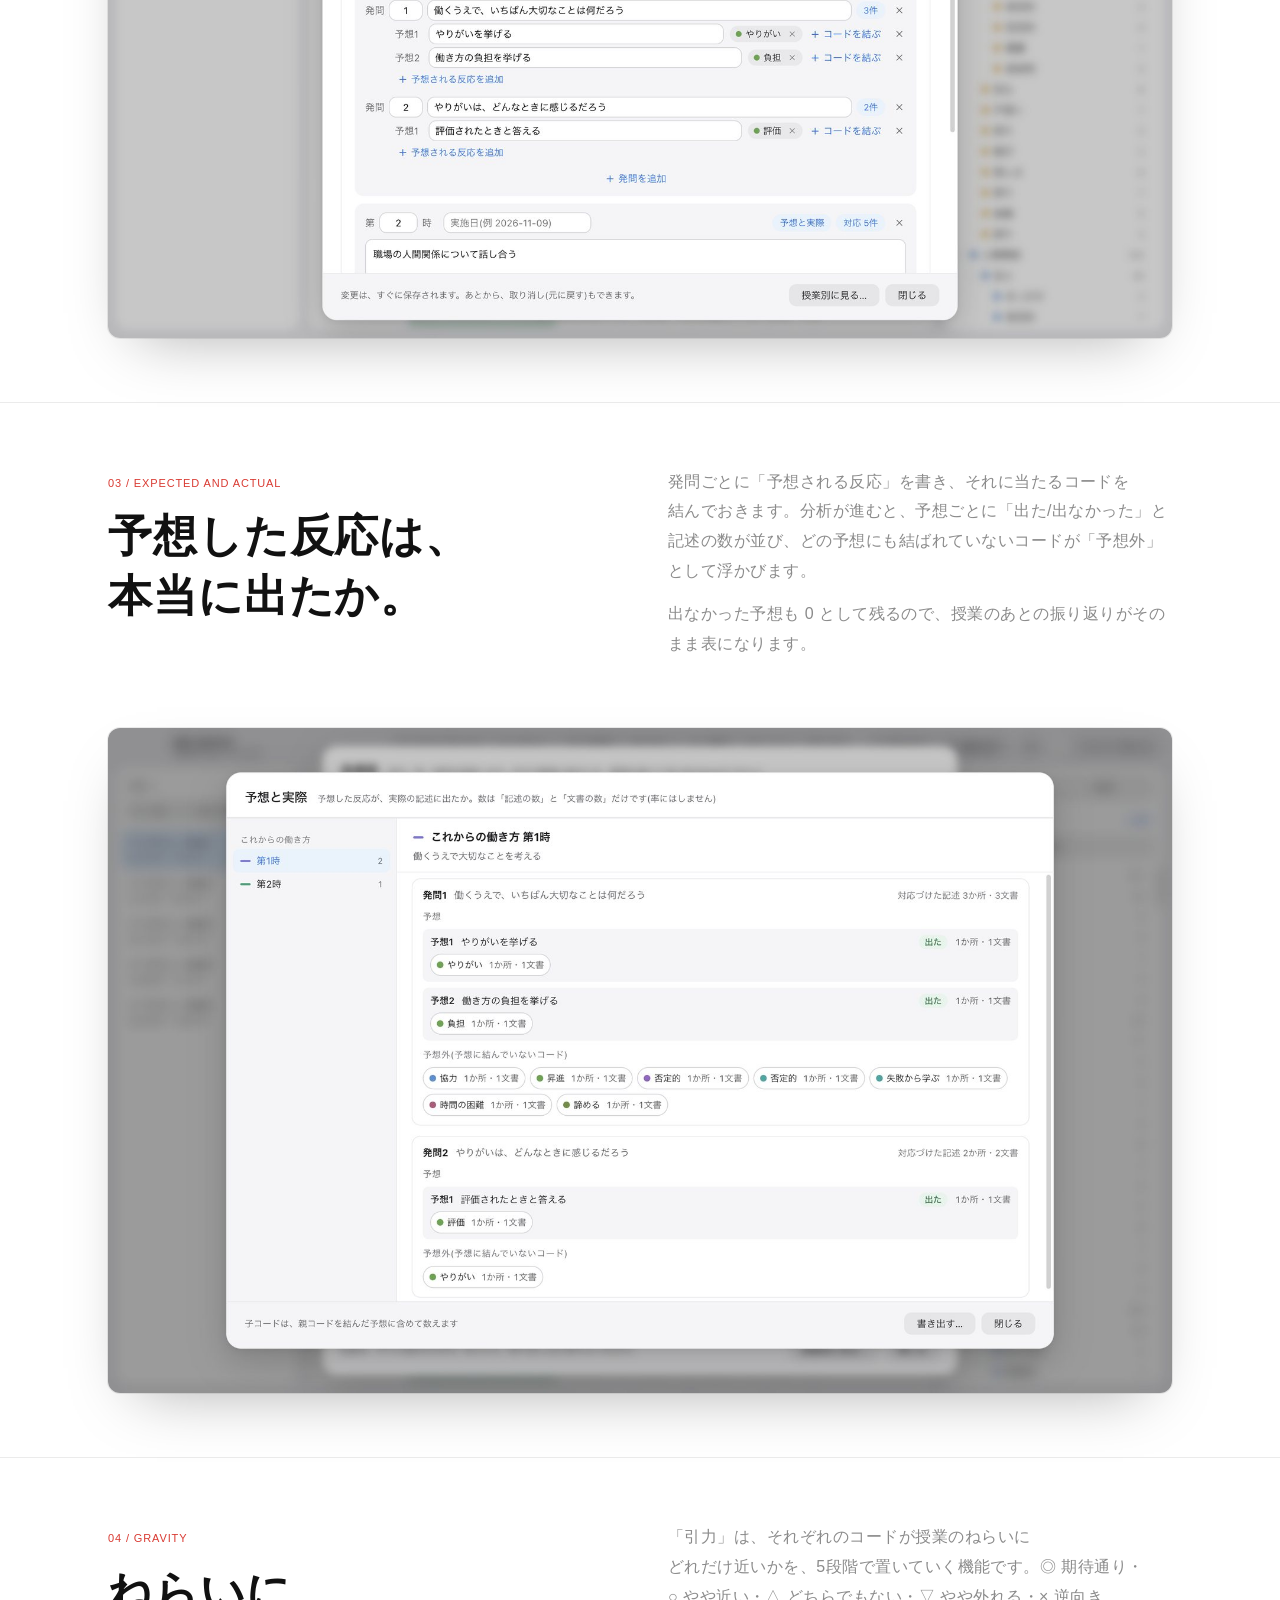
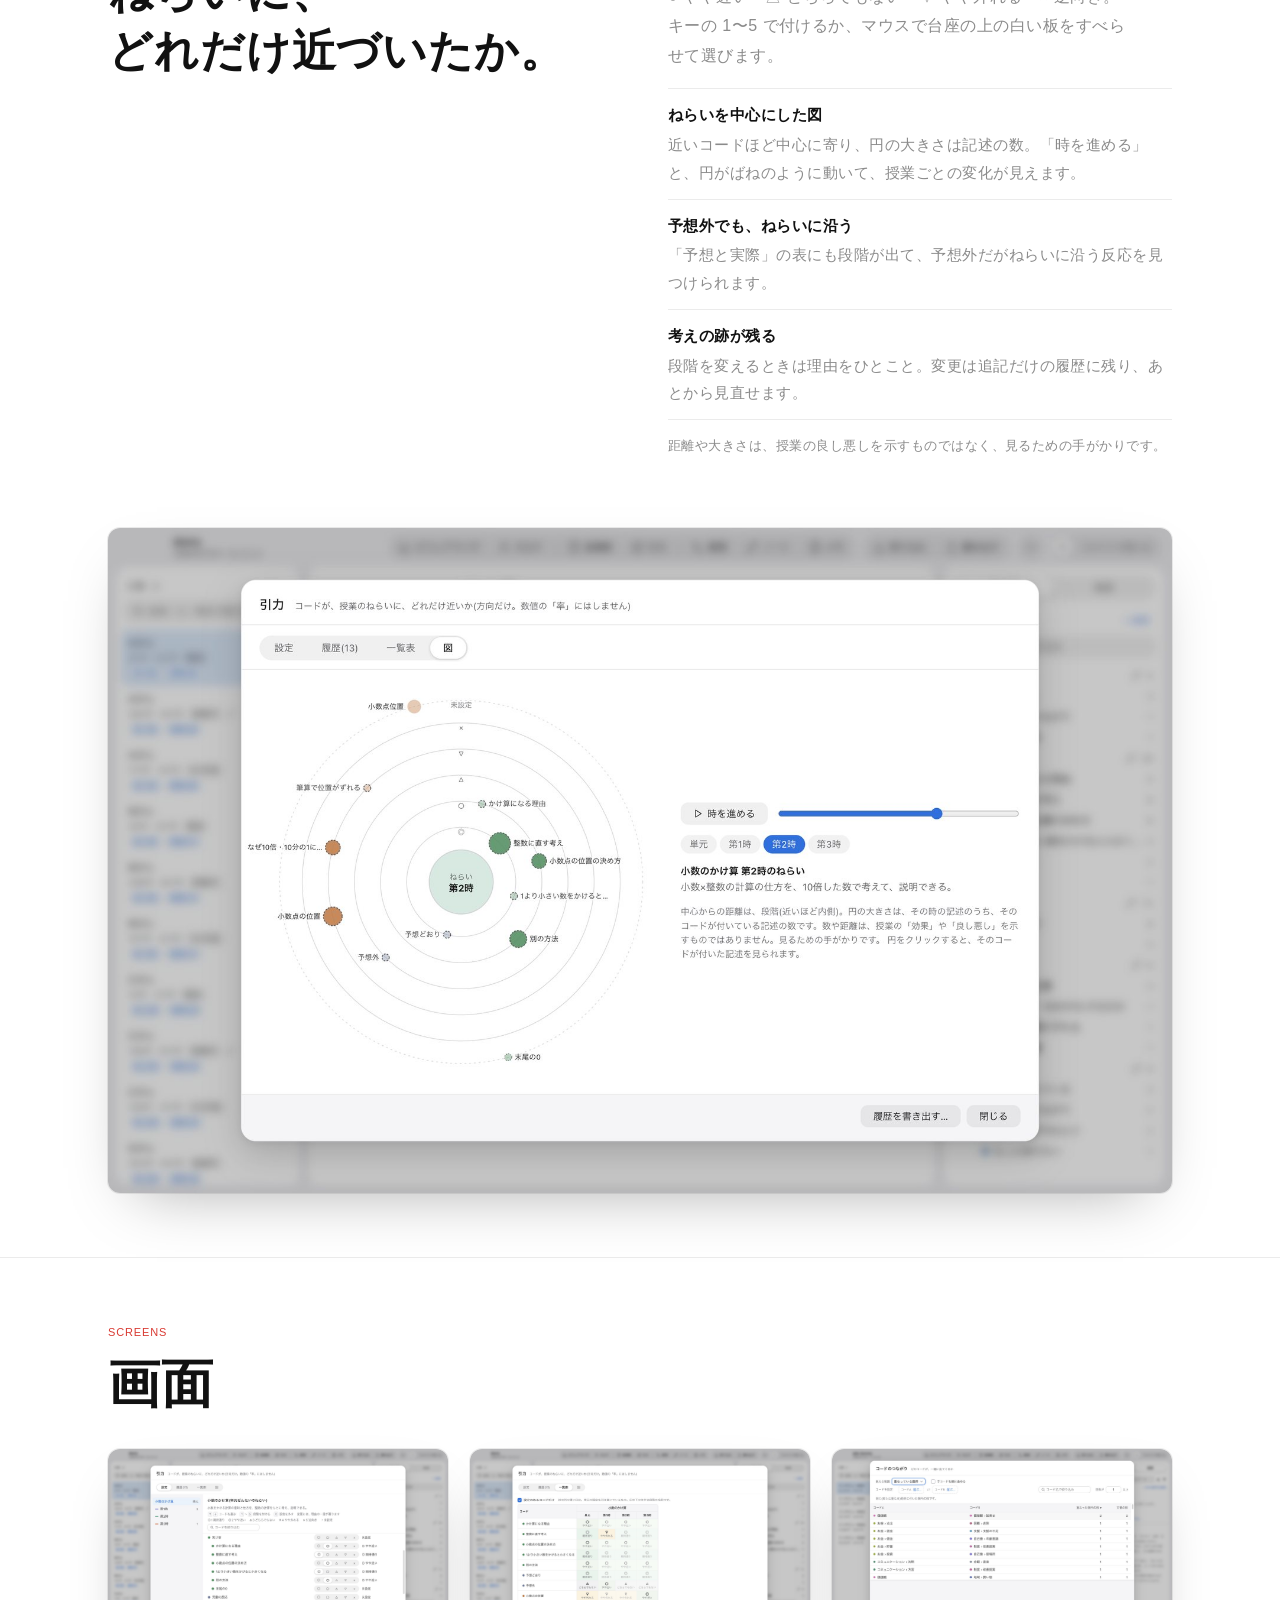
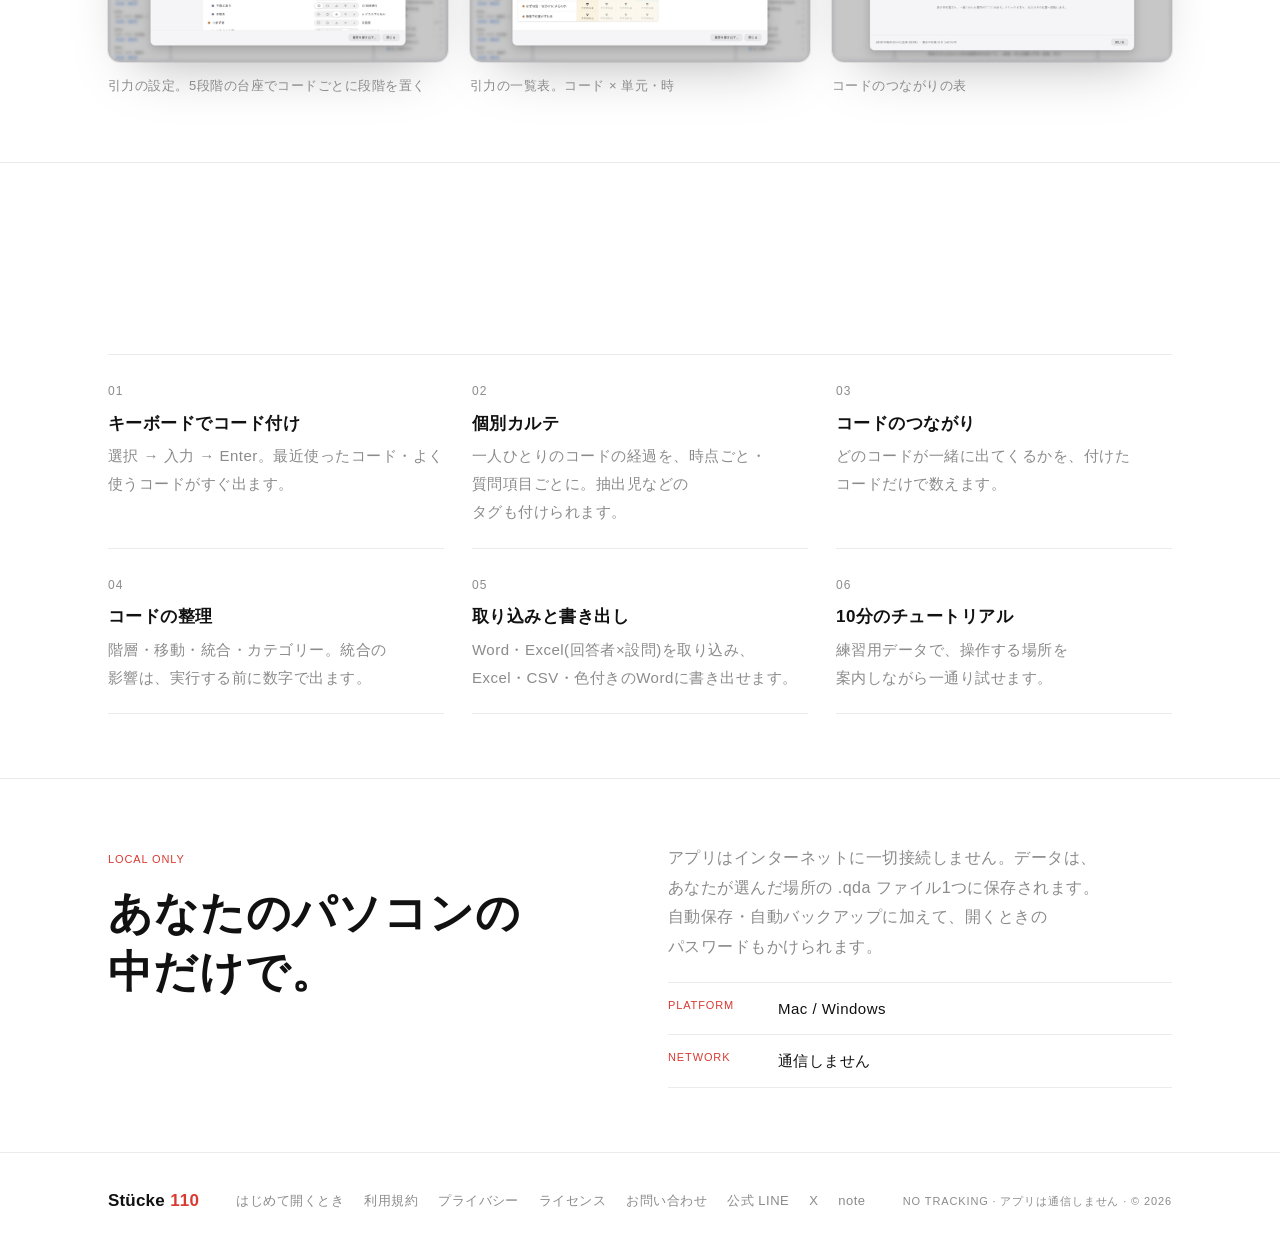
<file: qda/index.html>
<!doctype html>
<html lang="ja">
<head>
<meta charset="utf-8">
<meta name="viewport" content="width=device-width,initial-scale=1">
<title>110 QDA — Stücke 110</title>
<meta name="description" content="逐語録や書き起こしに、すばやくコードを付けるための質的データ分析アプリ。指導案との連携と「引力」で、授業の記述の分析にも。Mac・Windows対応。">
<meta property="og:title" content="110 QDA — Stücke 110">
<meta property="og:description" content="逐語録や書き起こしに、すばやくコードを付けるための質的データ分析アプリ。指導案との連携と「引力」で、授業の記述の分析にも。Mac・Windows対応。">
<meta property="og:type" content="website">
<meta property="og:site_name" content="Stücke 110">
<meta property="og:image" content="https://stucke110.com/assets/img/og.png">
<link rel="canonical" href="https://stucke110.com/qda/">
<meta property="og:url" content="https://stucke110.com/qda/">
<meta name="twitter:card" content="summary_large_image">
<meta name="theme-color" content="#ffffff" media="(prefers-color-scheme: light)">
<meta name="theme-color" content="#0e0e0e" media="(prefers-color-scheme: dark)">
<link rel="icon" href="../assets/img/stuecke110-logo.svg" type="image/svg+xml">
<link rel="apple-touch-icon" href="../assets/img/apple-touch-icon.png">
<link rel="stylesheet" href="../assets/css/style.css">
</head>
<body>
<header class="nav"><div class="wrap"><a class="brand" href="../index.html"><picture class="logo"><source srcset="../assets/img/stuecke110-logo-dark.svg" media="(prefers-color-scheme: dark)"><img src="../assets/img/stuecke110-logo.svg" alt=""></picture>Stücke <i>110</i></a><nav><ul><li><a href="../index.html#about"><span>01</span>考え方</a></li><li class="has-menu"><button type="button" class="menu-btn" aria-expanded="false" aria-haspopup="true"><span>02</span>製品<i class="caret" aria-hidden="true"></i></button><div class="menu"><ul><li><a href="../note/index.html"><img src="../assets/img/note-icon-v2.png" alt=""><span class="pn">110 Note</span><small>制作中</small></a></li><li class="live"><a href="../plan/index.html"><img src="../assets/img/plan-icon.png" alt=""><span class="pn">110 Plan</span><small>配布中</small></a></li><li class="live"><a href="../qda/index.html"><img src="../assets/img/qda-icon.png" alt=""><span class="pn">110 QDA</span><small>配布中</small></a></li><li class="live"><a href="../reviewer/index.html"><img src="../assets/img/reviewer-icon.png" alt=""><span class="pn">110 Reviewer</span><small>配布中</small></a></li></ul><a class="menu-all" href="../index.html#pieces">製品の一覧へ</a></div></li><li><a href="../news/index.html"><span>03</span>お知らせ</a></li><li><a href="../download/index.html"><span>04</span>ダウンロード</a></li></ul></nav></div></header>
<main>

<div class="wrap phero">
<div class="top"><img class="app-icon" src="../assets/img/qda-icon.png" alt=""><div><p class="label">Stück 03 · 配布中</p><p class="brand">110 QDA</p></div></div>
<h1><span class="ph">コードを付ける手が</span><span class="ph">止まらない。</span></h1>
<p class="lead">逐語録や書き起こしに、すばやくコードを付けるための質的データ分析アプリ。指導案と記述を結び、ねらいとの距離まで見られるので、授業研究にもそのまま使えます。</p>
<div class="ctas"><a class="btn" href="../download/index.html">ダウンロード</a><a class="btn line" href="#features">機能を見る</a></div>
<figure class="shot hero-shot reveal"><picture><source srcset="../assets/img/shots/qda-dark.jpg" media="(prefers-color-scheme: dark)"><img src="../assets/img/shots/qda-main.jpg" alt="110 QDA のメイン画面。逐語録に色付きのコードが付き、右にコードの一覧" loading="lazy"></picture></figure>
</div>
<section><div class="wrap"><div class="about"><div class="reveal"><span class="label">01 / Coding</span><h2><span class="ph">キーボードだけで</span><span class="ph">次々にコードを付ける。</span></h2></div><div class="reveal"><p>本文を選ぶと、すぐ下に入力欄。打てば既存のコードが絞り込まれ、Enter で付きます。新しいコードもその場で作れて、「親/子」と打てば階層つき。</p><p>コードを付けても外しても、本文は書き換わらず、スクロール位置も選択範囲も動きません。読む流れを止めないための作りです。</p></div></div><figure class="shot reveal"><picture><img src="../assets/img/shots/qda-coding.jpg" alt="本文を選ぶと出るコード入力の小窓" loading="lazy"></picture></figure></div></section><section><div class="wrap"><div class="about"><div class="reveal"><span class="label">02 / Lesson plans</span><h2><span class="ph">指導案と記述を、</span><span class="ph">そのまま結ぶ。</span></h2></div><div class="reveal"><p>単元・時・発問を指導案として登録し、子どもの記述の範囲に「第2時 発問3」を、コードと同じ手つきで振っていきます。本文を選んで <kbd>⌘L</kbd>、「2-3」と打って Enter。1人の文書に何時間分が入っていてもかまいません。</p><ul class="points"><li><b>時ごとの色の下線</b>コードの色とは別の場所に引くので、混ざりません。</li><li><b>授業別に見る</b>時や発問を選ぶと、全員のその時の記述が、付いたコードといっしょに並びます。</li><li><b>そのまま書き出す</b>授業別の記述の一覧を、Excel・CSV に。</li></ul></div></div><figure class="shot reveal"><picture><img src="../assets/img/shots/qda-lesson-plan.jpg" alt="指導案の登録画面。単元・時・発問と予想される反応" loading="lazy"></picture></figure></div></section><section><div class="wrap"><div class="about"><div class="reveal"><span class="label">03 / Expected and actual</span><h2><span class="ph">予想した反応は、</span><span class="ph">本当に出たか。</span></h2></div><div class="reveal"><p>発問ごとに「予想される反応」を書き、それに当たるコードを結んでおきます。分析が進むと、予想ごとに「出た/出なかった」と記述の数が並び、どの予想にも結ばれていないコードが「予想外」として浮かびます。</p><p>出なかった予想も 0 として残るので、授業のあとの振り返りがそのまま表になります。</p></div></div><figure class="shot reveal"><picture><img src="../assets/img/shots/qda-lesson.jpg" alt="発問ごとに、予想と実際に付いたコードを並べた表" loading="lazy"></picture></figure></div></section><section><div class="wrap"><div class="about"><div class="reveal"><span class="label">04 / Gravity</span><h2><span class="ph">ねらいに、</span><span class="ph">どれだけ近づいたか。</span></h2></div><div class="reveal"><p>「引力」は、それぞれのコードが授業のねらいにどれだけ近いかを、5段階で置いていく機能です。◎ 期待通り・○ やや近い・△ どちらでもない・▽ やや外れる・× 逆向き。キーの 1〜5 で付けるか、マウスで台座の上の白い板をすべらせて選びます。</p><ul class="points"><li><b>ねらいを中心にした図</b>近いコードほど中心に寄り、円の大きさは記述の数。「時を進める」と、円がばねのように動いて、授業ごとの変化が見えます。</li><li><b>予想外でも、ねらいに沿う</b>「予想と実際」の表にも段階が出て、予想外だがねらいに沿う反応を見つけられます。</li><li><b>考えの跡が残る</b>段階を変えるときは理由をひとこと。変更は追記だけの履歴に残り、あとから見直せます。</li></ul><p class="note">距離や大きさは、授業の良し悪しを示すものではなく、見るための手がかりです。</p></div></div><figure class="shot reveal"><picture><source srcset="../assets/img/shots/qda-gravity-dark.jpg" media="(prefers-color-scheme: dark)"><img src="../assets/img/shots/qda-gravity-map.jpg" alt="引力の図。ねらいを中心に、近いコードほど内側に寄る" loading="lazy"></picture></figure></div></section>
<section><div class="wrap"><div class="shead reveal"><span class="label">Screens</span><h2>画面</h2></div><div class="gallery n3"><figure class="shot reveal"><picture><img src="../assets/img/shots/qda-gravity-set.jpg" alt="引力の設定。5段階の台座でコードごとに段階を置く" loading="lazy"></picture><figcaption>引力の設定。5段階の台座でコードごとに段階を置く</figcaption></figure><figure class="shot reveal"><picture><img src="../assets/img/shots/qda-gravity-table.jpg" alt="引力の一覧表。コード × 単元・時" loading="lazy"></picture><figcaption>引力の一覧表。コード × 単元・時</figcaption></figure><figure class="shot reveal"><picture><img src="../assets/img/shots/qda-links.jpg" alt="コードのつながりの表" loading="lazy"></picture><figcaption>コードのつながりの表</figcaption></figure></div></div></section>
<section id="features"><div class="wrap">
<div class="shead reveal"><span class="label">Details</span><h2>できること</h2></div>
<div class="features"><div class="feature reveal"><b>01</b><h3>キーボードでコード付け</h3><p>選択 → 入力 → Enter。最近使ったコード・よく使うコードがすぐ出ます。</p></div><div class="feature reveal"><b>02</b><h3>個別カルテ</h3><p>一人ひとりのコードの経過を、時点ごと・質問項目ごとに。抽出児などのタグも付けられます。</p></div><div class="feature reveal"><b>03</b><h3>コードのつながり</h3><p>どのコードが一緒に出てくるかを、付けたコードだけで数えます。</p></div><div class="feature reveal"><b>04</b><h3>コードの整理</h3><p>階層・移動・統合・カテゴリー。統合の影響は、実行する前に数字で出ます。</p></div><div class="feature reveal"><b>05</b><h3>取り込みと書き出し</h3><p>Word・Excel(回答者×設問)を取り込み、Excel・CSV・色付きのWordに書き出せます。</p></div><div class="feature reveal"><b>06</b><h3>10分のチュートリアル</h3><p>練習用データで、操作する場所を案内しながら一通り試せます。</p></div></div>
</div></section>
<section><div class="wrap"><div class="about"><div class="reveal"><span class="label">Local only</span><h2><span class="ph">あなたのパソコンの</span><span class="ph">中だけで。</span></h2></div><div class="reveal"><p>アプリはインターネットに一切接続しません。データは、あなたが選んだ場所の .qda ファイル1つに保存されます。自動保存・自動バックアップに加えて、開くときのパスワードもかけられます。</p>
<ul class="facts"><li><span class="label">Platform</span>Mac / Windows</li><li><span class="label">Network</span>通信しません</li></ul></div></div></div></section>

</main>
<footer><div class="wrap"><a class="brand" href="../index.html">Stücke <i>110</i></a><ul class="foot-links"><li><a href="../guide/index.html">はじめて開くとき</a></li><li><a href="../terms/index.html">利用規約</a></li><li><a href="../privacy/index.html">プライバシー</a></li><li><a href="../licenses/index.html">ライセンス</a></li><li><a href="https://forms.gle/CgpqVr6RfPsczxsT9" target="_blank" rel="noopener">お問い合わせ</a></li><li><a href="https://lin.ee/vk5B0Xk" target="_blank" rel="noopener">公式 LINE</a></li><li><a href="https://x.com/Stucke110" target="_blank" rel="noopener" aria-label="X(旧 Twitter)">X</a></li><li><a href="https://note.com/deep_salvia4852" target="_blank" rel="noopener" aria-label="note(ブログ)">note</a></li></ul><span class="label">No tracking · アプリは通信しません · © 2026</span></div></footer>
<script src="../assets/js/site.js" defer></script>
</body>
</html>
</file>
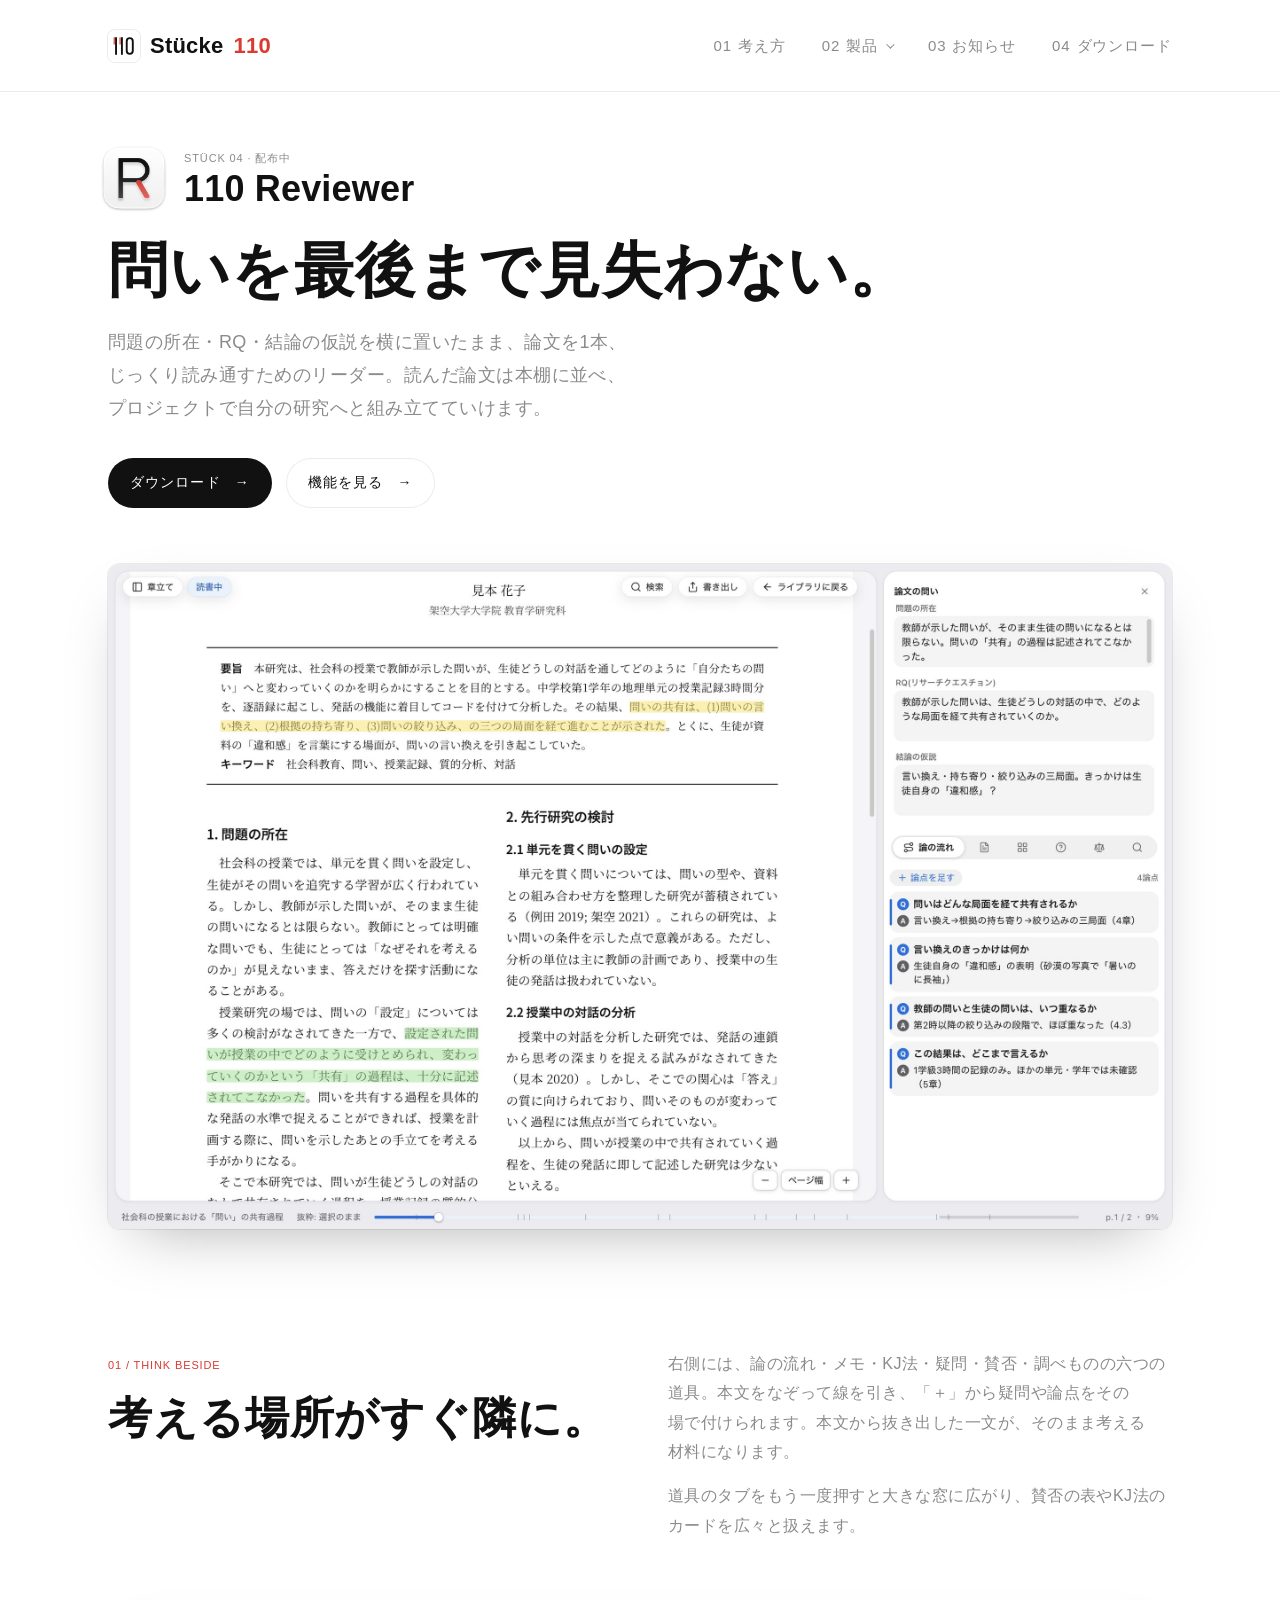
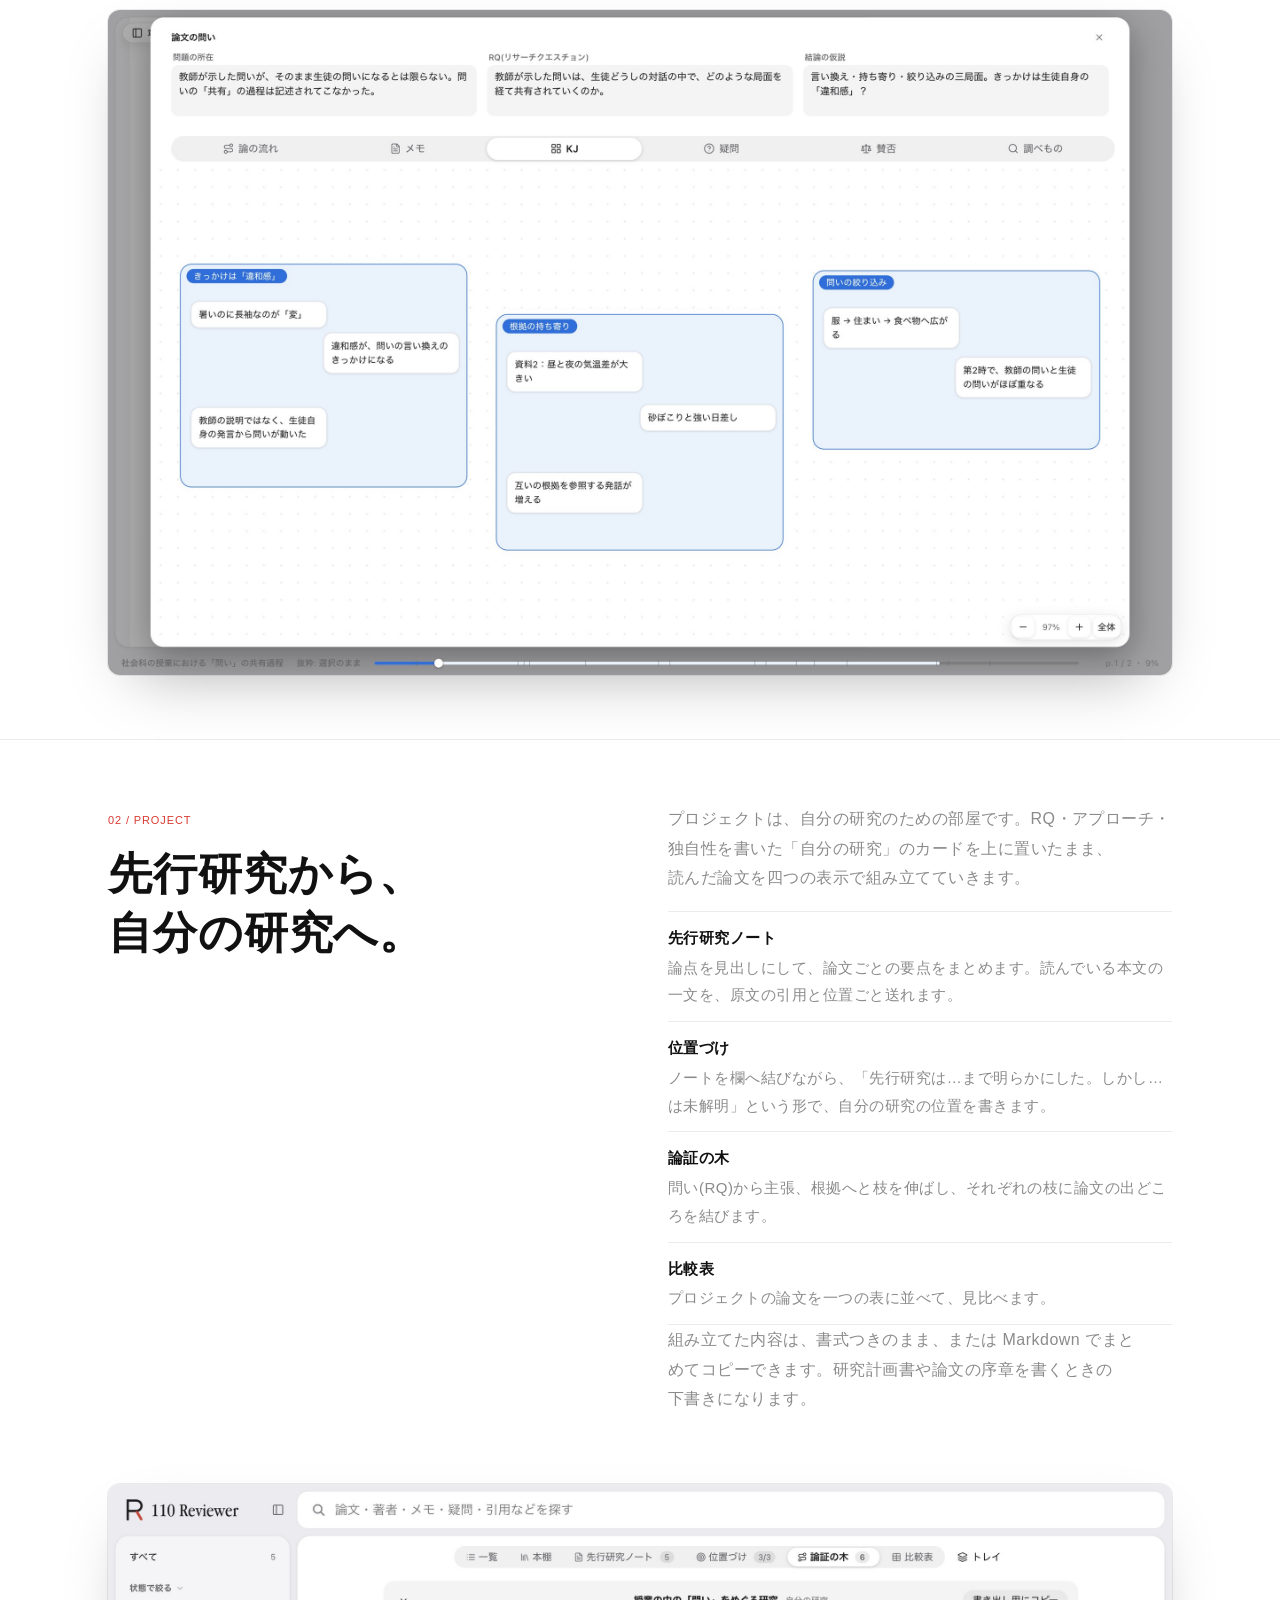
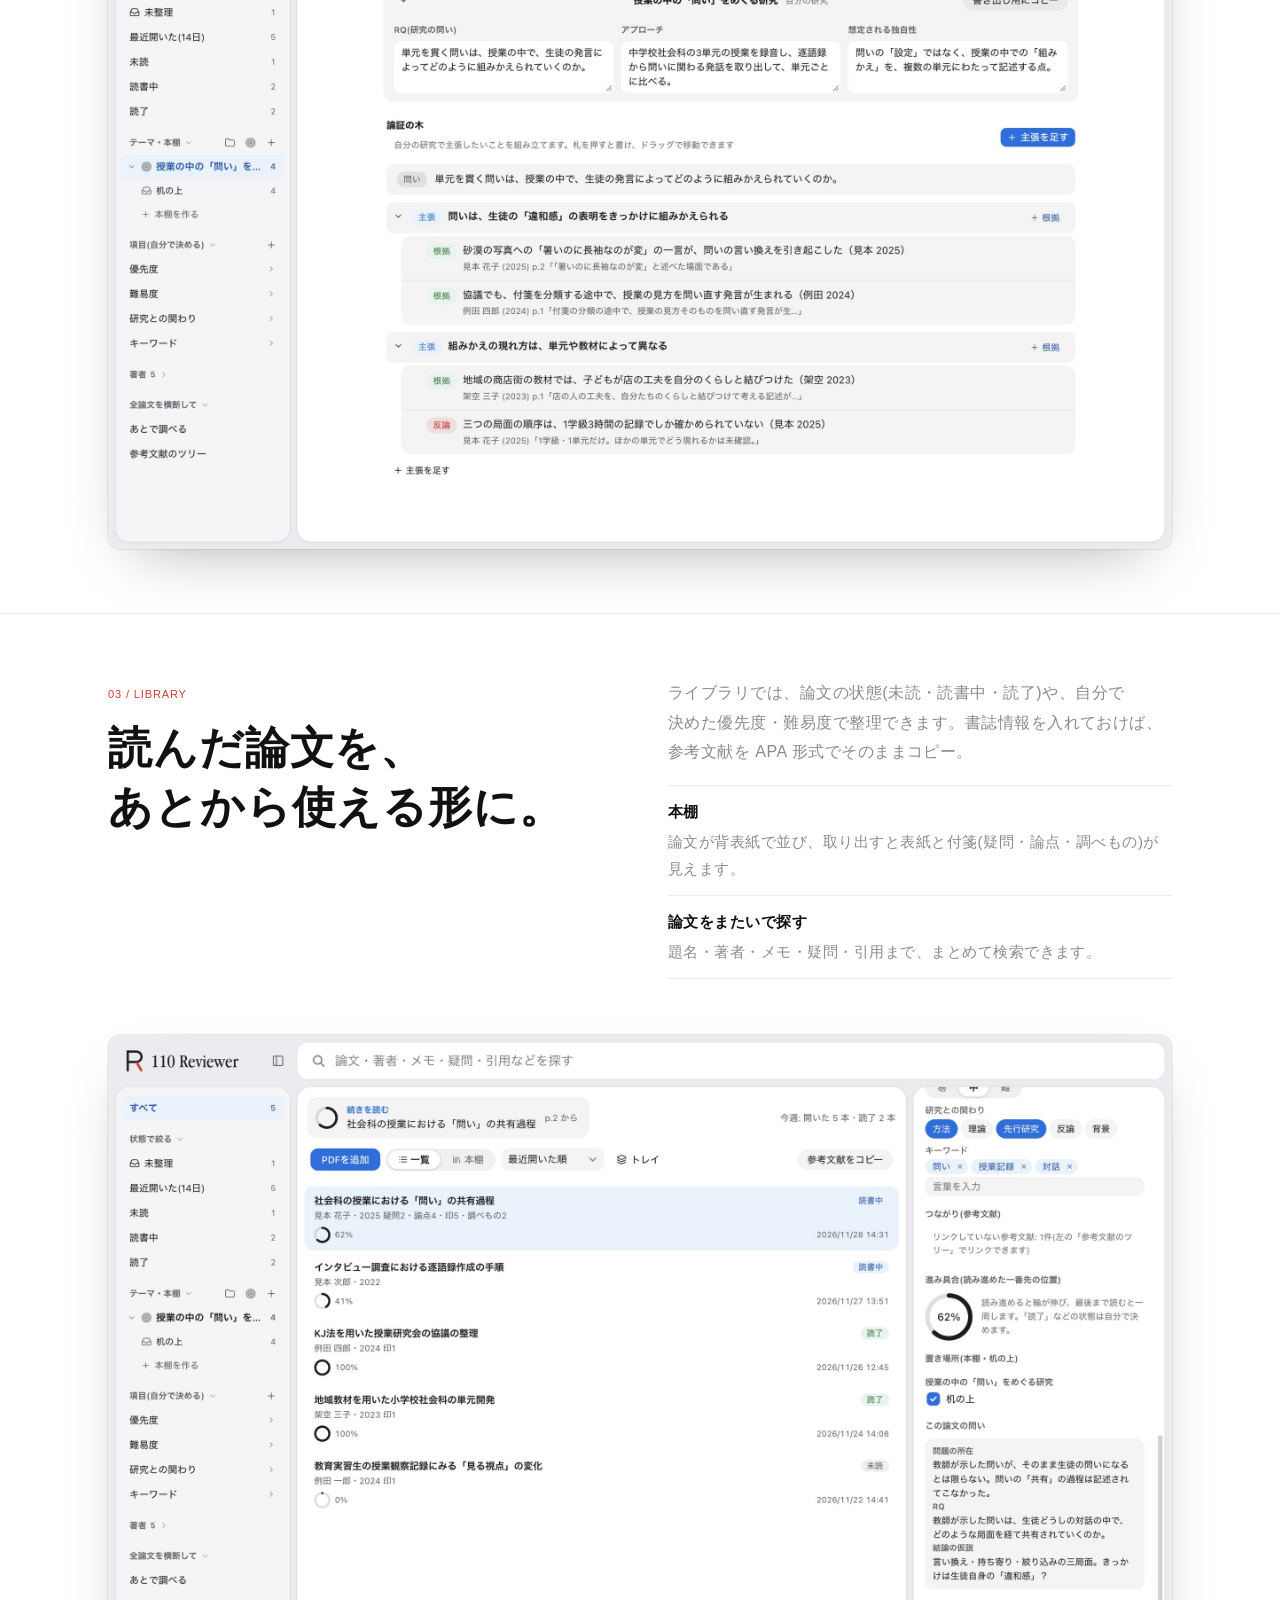
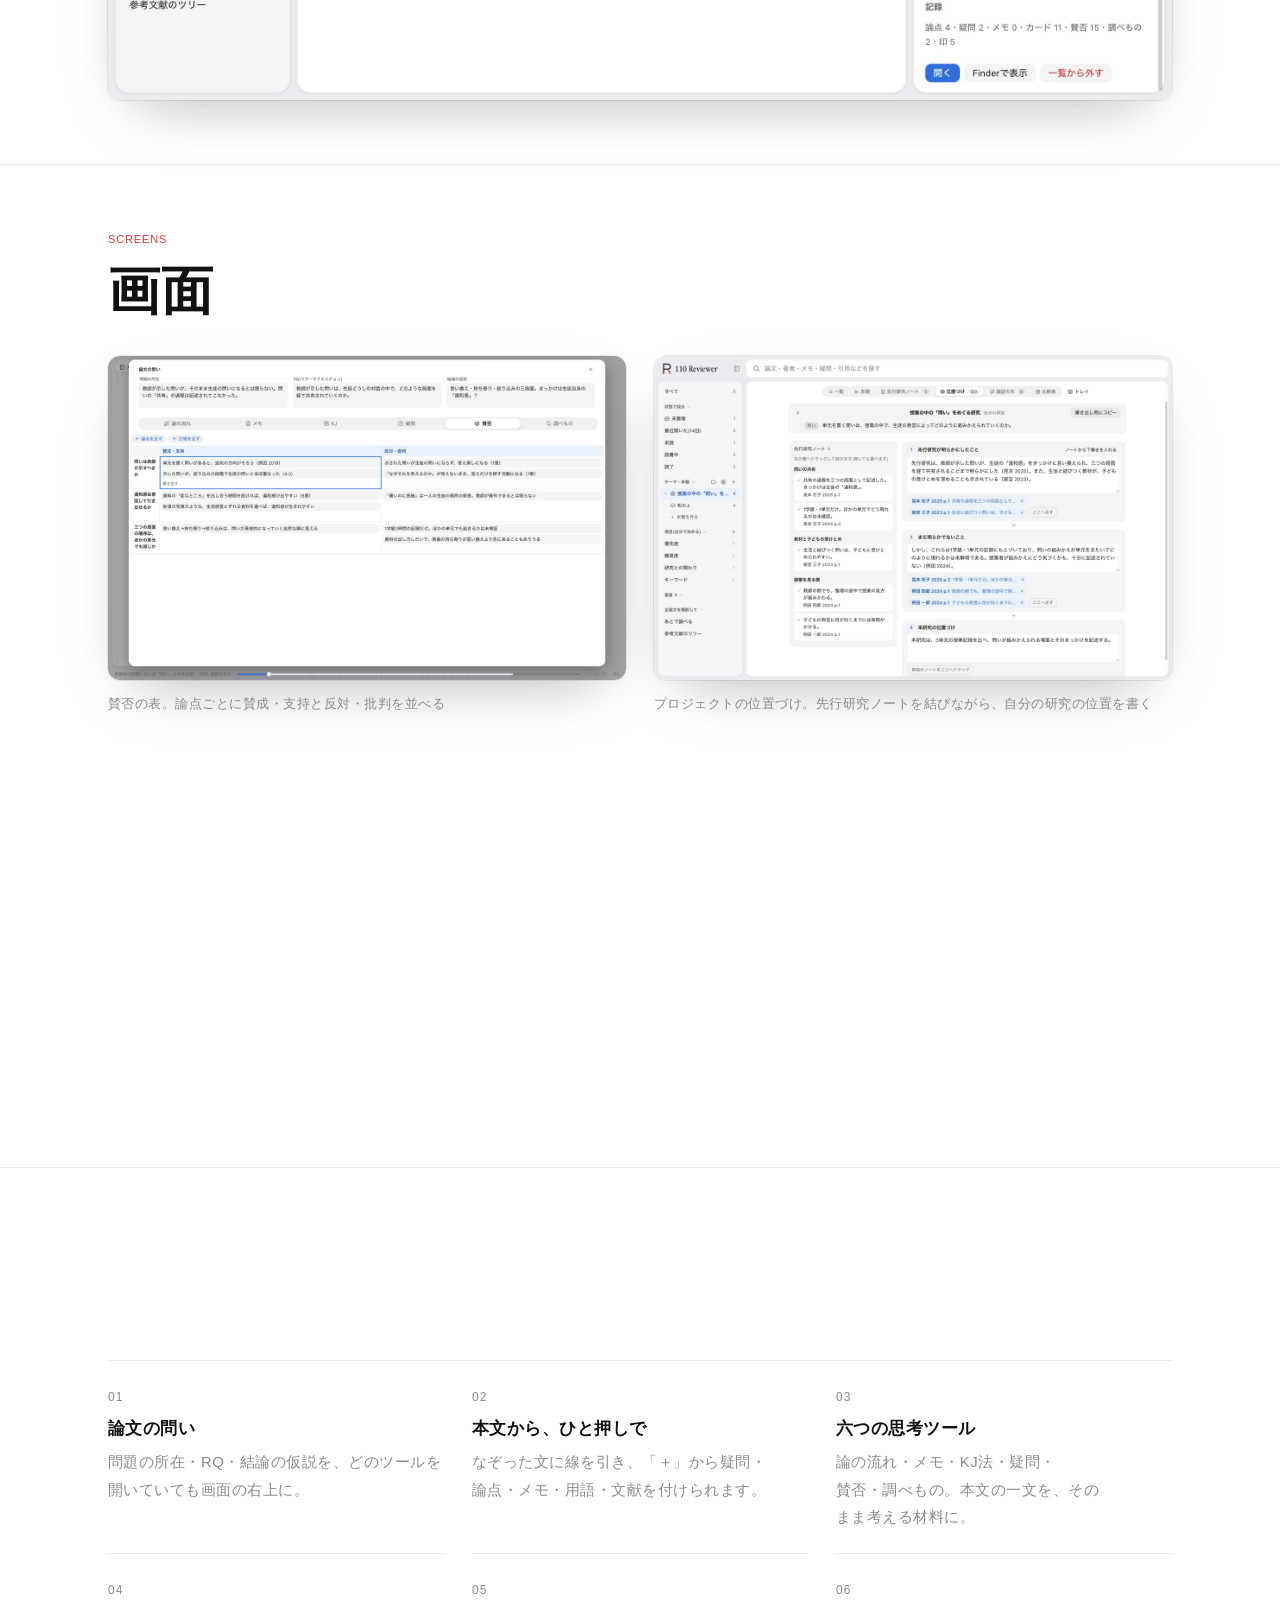
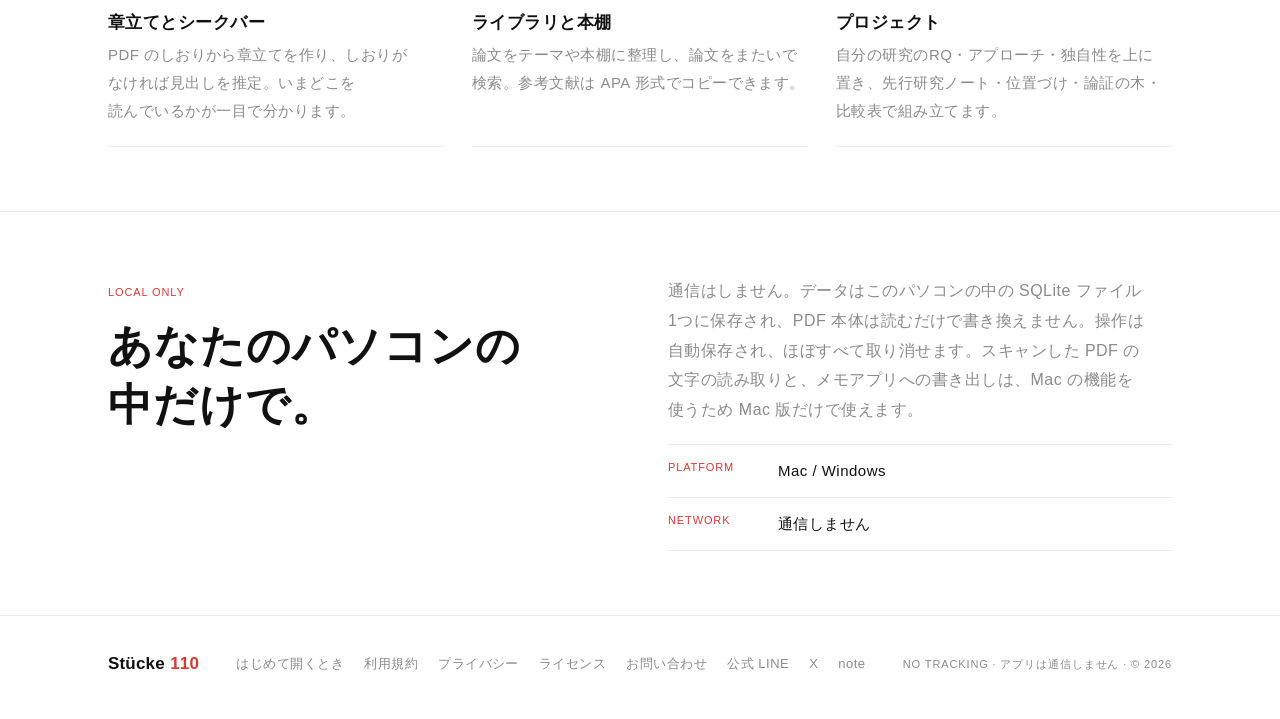
<file: reviewer/index.html>
<!doctype html>
<html lang="ja">
<head>
<meta charset="utf-8">
<meta name="viewport" content="width=device-width,initial-scale=1">
<title>110 Reviewer — Stücke 110</title>
<meta name="description" content="論文を1本、最後まで見失わずに読むためのアプリ。問いを横に置いたまま読み、読んだ論文を自分の研究に組み立てられます。Mac・Windows対応。">
<meta property="og:title" content="110 Reviewer — Stücke 110">
<meta property="og:description" content="論文を1本、最後まで見失わずに読むためのアプリ。問いを横に置いたまま読み、読んだ論文を自分の研究に組み立てられます。Mac・Windows対応。">
<meta property="og:type" content="website">
<meta property="og:site_name" content="Stücke 110">
<meta property="og:image" content="https://stucke110.com/assets/img/og.png">
<link rel="canonical" href="https://stucke110.com/reviewer/">
<meta property="og:url" content="https://stucke110.com/reviewer/">
<meta name="twitter:card" content="summary_large_image">
<meta name="theme-color" content="#ffffff" media="(prefers-color-scheme: light)">
<meta name="theme-color" content="#0e0e0e" media="(prefers-color-scheme: dark)">
<link rel="icon" href="../assets/img/stuecke110-logo.svg" type="image/svg+xml">
<link rel="apple-touch-icon" href="../assets/img/apple-touch-icon.png">
<link rel="stylesheet" href="../assets/css/style.css">
</head>
<body>
<header class="nav"><div class="wrap"><a class="brand" href="../index.html"><picture class="logo"><source srcset="../assets/img/stuecke110-logo-dark.svg" media="(prefers-color-scheme: dark)"><img src="../assets/img/stuecke110-logo.svg" alt=""></picture>Stücke <i>110</i></a><nav><ul><li><a href="../index.html#about"><span>01</span>考え方</a></li><li class="has-menu"><button type="button" class="menu-btn" aria-expanded="false" aria-haspopup="true"><span>02</span>製品<i class="caret" aria-hidden="true"></i></button><div class="menu"><ul><li><a href="../note/index.html"><img src="../assets/img/note-icon-v2.png" alt=""><span class="pn">110 Note</span><small>制作中</small></a></li><li class="live"><a href="../plan/index.html"><img src="../assets/img/plan-icon.png" alt=""><span class="pn">110 Plan</span><small>配布中</small></a></li><li class="live"><a href="../qda/index.html"><img src="../assets/img/qda-icon.png" alt=""><span class="pn">110 QDA</span><small>配布中</small></a></li><li class="live"><a href="../reviewer/index.html"><img src="../assets/img/reviewer-icon.png" alt=""><span class="pn">110 Reviewer</span><small>配布中</small></a></li></ul><a class="menu-all" href="../index.html#pieces">製品の一覧へ</a></div></li><li><a href="../news/index.html"><span>03</span>お知らせ</a></li><li><a href="../download/index.html"><span>04</span>ダウンロード</a></li></ul></nav></div></header>
<main>

<div class="wrap phero">
<div class="top"><img class="app-icon" src="../assets/img/reviewer-icon.png" alt=""><div><p class="label">Stück 04 · 配布中</p><p class="brand">110 Reviewer</p></div></div>
<h1><span class="ph">問いを</span><span class="ph">最後まで見失わない。</span></h1>
<p class="lead">問題の所在・RQ・結論の仮説を横に置いたまま、論文を1本、じっくり読み通すためのリーダー。読んだ論文は本棚に並べ、プロジェクトで自分の研究へと組み立てていけます。</p>
<div class="ctas"><a class="btn" href="../download/index.html">ダウンロード</a><a class="btn line" href="#features">機能を見る</a></div>
<figure class="shot hero-shot reveal"><picture><img src="../assets/img/shots/reviewer-reading.jpg" alt="110 Reviewer の読書画面。左に論文の本文、右に論文の問いと論の流れ" loading="lazy"></picture></figure>
</div>
<section><div class="wrap"><div class="about"><div class="reveal"><span class="label">01 / Think beside</span><h2><span class="ph">考える場所が</span><span class="ph">すぐ隣に。</span></h2></div><div class="reveal"><p>右側には、論の流れ・メモ・KJ法・疑問・賛否・調べものの六つの道具。本文をなぞって線を引き、「＋」から疑問や論点をその場で付けられます。本文から抜き出した一文が、そのまま考える材料になります。</p><p>道具のタブをもう一度押すと大きな窓に広がり、賛否の表やKJ法のカードを広々と扱えます。</p></div></div><figure class="shot reveal"><picture><img src="../assets/img/shots/reviewer-kj.jpg" alt="KJ法のボード。抜き出した考えをカードにして、まとまりを作る" loading="lazy"></picture></figure></div></section><section><div class="wrap"><div class="about"><div class="reveal"><span class="label">02 / Project</span><h2><span class="ph">先行研究から、</span><span class="ph">自分の研究へ。</span></h2></div><div class="reveal"><p>プロジェクトは、自分の研究のための部屋です。RQ・アプローチ・独自性を書いた「自分の研究」のカードを上に置いたまま、読んだ論文を四つの表示で組み立てていきます。</p><ul class="points"><li><b>先行研究ノート</b>論点を見出しにして、論文ごとの要点をまとめます。読んでいる本文の一文を、原文の引用と位置ごと送れます。</li><li><b>位置づけ</b>ノートを欄へ結びながら、「先行研究は…まで明らかにした。しかし…は未解明」という形で、自分の研究の位置を書きます。</li><li><b>論証の木</b>問い(RQ)から主張、根拠へと枝を伸ばし、それぞれの枝に論文の出どころを結びます。</li><li><b>比較表</b>プロジェクトの論文を一つの表に並べて、見比べます。</li></ul><p>組み立てた内容は、書式つきのまま、または Markdown でまとめてコピーできます。研究計画書や論文の序章を書くときの下書きになります。</p></div></div><figure class="shot reveal"><picture><img src="../assets/img/shots/reviewer-project-tree.jpg" alt="プロジェクトの論証の木。上に自分の研究のRQ・アプローチ・独自性、下に問いから主張・根拠への枝" loading="lazy"></picture></figure></div></section><section><div class="wrap"><div class="about"><div class="reveal"><span class="label">03 / Library</span><h2><span class="ph">読んだ論文を、</span><span class="ph">あとから使える形に。</span></h2></div><div class="reveal"><p>ライブラリでは、論文の状態(未読・読書中・読了)や、自分で決めた優先度・難易度で整理できます。書誌情報を入れておけば、参考文献を APA 形式でそのままコピー。</p><ul class="points"><li><b>本棚</b>論文が背表紙で並び、取り出すと表紙と付箋(疑問・論点・調べもの)が見えます。</li><li><b>論文をまたいで探す</b>題名・著者・メモ・疑問・引用まで、まとめて検索できます。</li></ul></div></div><figure class="shot reveal"><picture><img src="../assets/img/shots/reviewer-library.jpg" alt="ライブラリ。論文の一覧と、右に書誌情報・状態・この論文の問い" loading="lazy"></picture></figure></div></section>
<section><div class="wrap"><div class="shead reveal"><span class="label">Screens</span><h2>画面</h2></div><div class="gallery n4"><figure class="shot reveal"><picture><img src="../assets/img/shots/reviewer-debate.jpg" alt="賛否の表。論点ごとに賛成・支持と反対・批判を並べる" loading="lazy"></picture><figcaption>賛否の表。論点ごとに賛成・支持と反対・批判を並べる</figcaption></figure><figure class="shot reveal"><picture><img src="../assets/img/shots/reviewer-project-position.jpg" alt="プロジェクトの位置づけ。先行研究ノートを結びながら、自分の研究の位置を書く" loading="lazy"></picture><figcaption>プロジェクトの位置づけ。先行研究ノートを結びながら、自分の研究の位置を書く</figcaption></figure><figure class="shot reveal"><picture><img src="../assets/img/shots/reviewer-shelf.jpg" alt="本棚。論文が背表紙で並ぶ" loading="lazy"></picture><figcaption>本棚。論文が背表紙で並ぶ</figcaption></figure><figure class="shot reveal"><picture><img src="../assets/img/shots/reviewer-book.jpg" alt="本棚から取り出した論文。表紙と付箋" loading="lazy"></picture><figcaption>本棚から取り出した論文。表紙と付箋</figcaption></figure></div></div></section>
<section id="features"><div class="wrap">
<div class="shead reveal"><span class="label">Details</span><h2>できること</h2></div>
<div class="features"><div class="feature reveal"><b>01</b><h3>論文の問い</h3><p>問題の所在・RQ・結論の仮説を、どのツールを開いていても画面の右上に。</p></div><div class="feature reveal"><b>02</b><h3>本文から、ひと押しで</h3><p>なぞった文に線を引き、「＋」から疑問・論点・メモ・用語・文献を付けられます。</p></div><div class="feature reveal"><b>03</b><h3>六つの思考ツール</h3><p>論の流れ・メモ・KJ法・疑問・賛否・調べもの。本文の一文を、そのまま考える材料に。</p></div><div class="feature reveal"><b>04</b><h3>章立てとシークバー</h3><p>PDF のしおりから章立てを作り、しおりがなければ見出しを推定。いまどこを読んでいるかが一目で分かります。</p></div><div class="feature reveal"><b>05</b><h3>ライブラリと本棚</h3><p>論文をテーマや本棚に整理し、論文をまたいで検索。参考文献は APA 形式でコピーできます。</p></div><div class="feature reveal"><b>06</b><h3>プロジェクト</h3><p>自分の研究のRQ・アプローチ・独自性を上に置き、先行研究ノート・位置づけ・論証の木・比較表で組み立てます。</p></div></div>
</div></section>
<section><div class="wrap"><div class="about"><div class="reveal"><span class="label">Local only</span><h2><span class="ph">あなたのパソコンの</span><span class="ph">中だけで。</span></h2></div><div class="reveal"><p>通信はしません。データはこのパソコンの中の SQLite ファイル1つに保存され、PDF 本体は読むだけで書き換えません。操作は自動保存され、ほぼすべて取り消せます。スキャンした PDF の文字の読み取りと、メモアプリへの書き出しは、Mac の機能を使うため Mac 版だけで使えます。</p>
<ul class="facts"><li><span class="label">Platform</span>Mac / Windows</li><li><span class="label">Network</span>通信しません</li></ul></div></div></div></section>

</main>
<footer><div class="wrap"><a class="brand" href="../index.html">Stücke <i>110</i></a><ul class="foot-links"><li><a href="../guide/index.html">はじめて開くとき</a></li><li><a href="../terms/index.html">利用規約</a></li><li><a href="../privacy/index.html">プライバシー</a></li><li><a href="../licenses/index.html">ライセンス</a></li><li><a href="https://forms.gle/CgpqVr6RfPsczxsT9" target="_blank" rel="noopener">お問い合わせ</a></li><li><a href="https://lin.ee/vk5B0Xk" target="_blank" rel="noopener">公式 LINE</a></li><li><a href="https://x.com/Stucke110" target="_blank" rel="noopener" aria-label="X(旧 Twitter)">X</a></li><li><a href="https://note.com/deep_salvia4852" target="_blank" rel="noopener" aria-label="note(ブログ)">note</a></li></ul><span class="label">No tracking · アプリは通信しません · © 2026</span></div></footer>
<script src="../assets/js/site.js" defer></script>
</body>
</html>
</file>
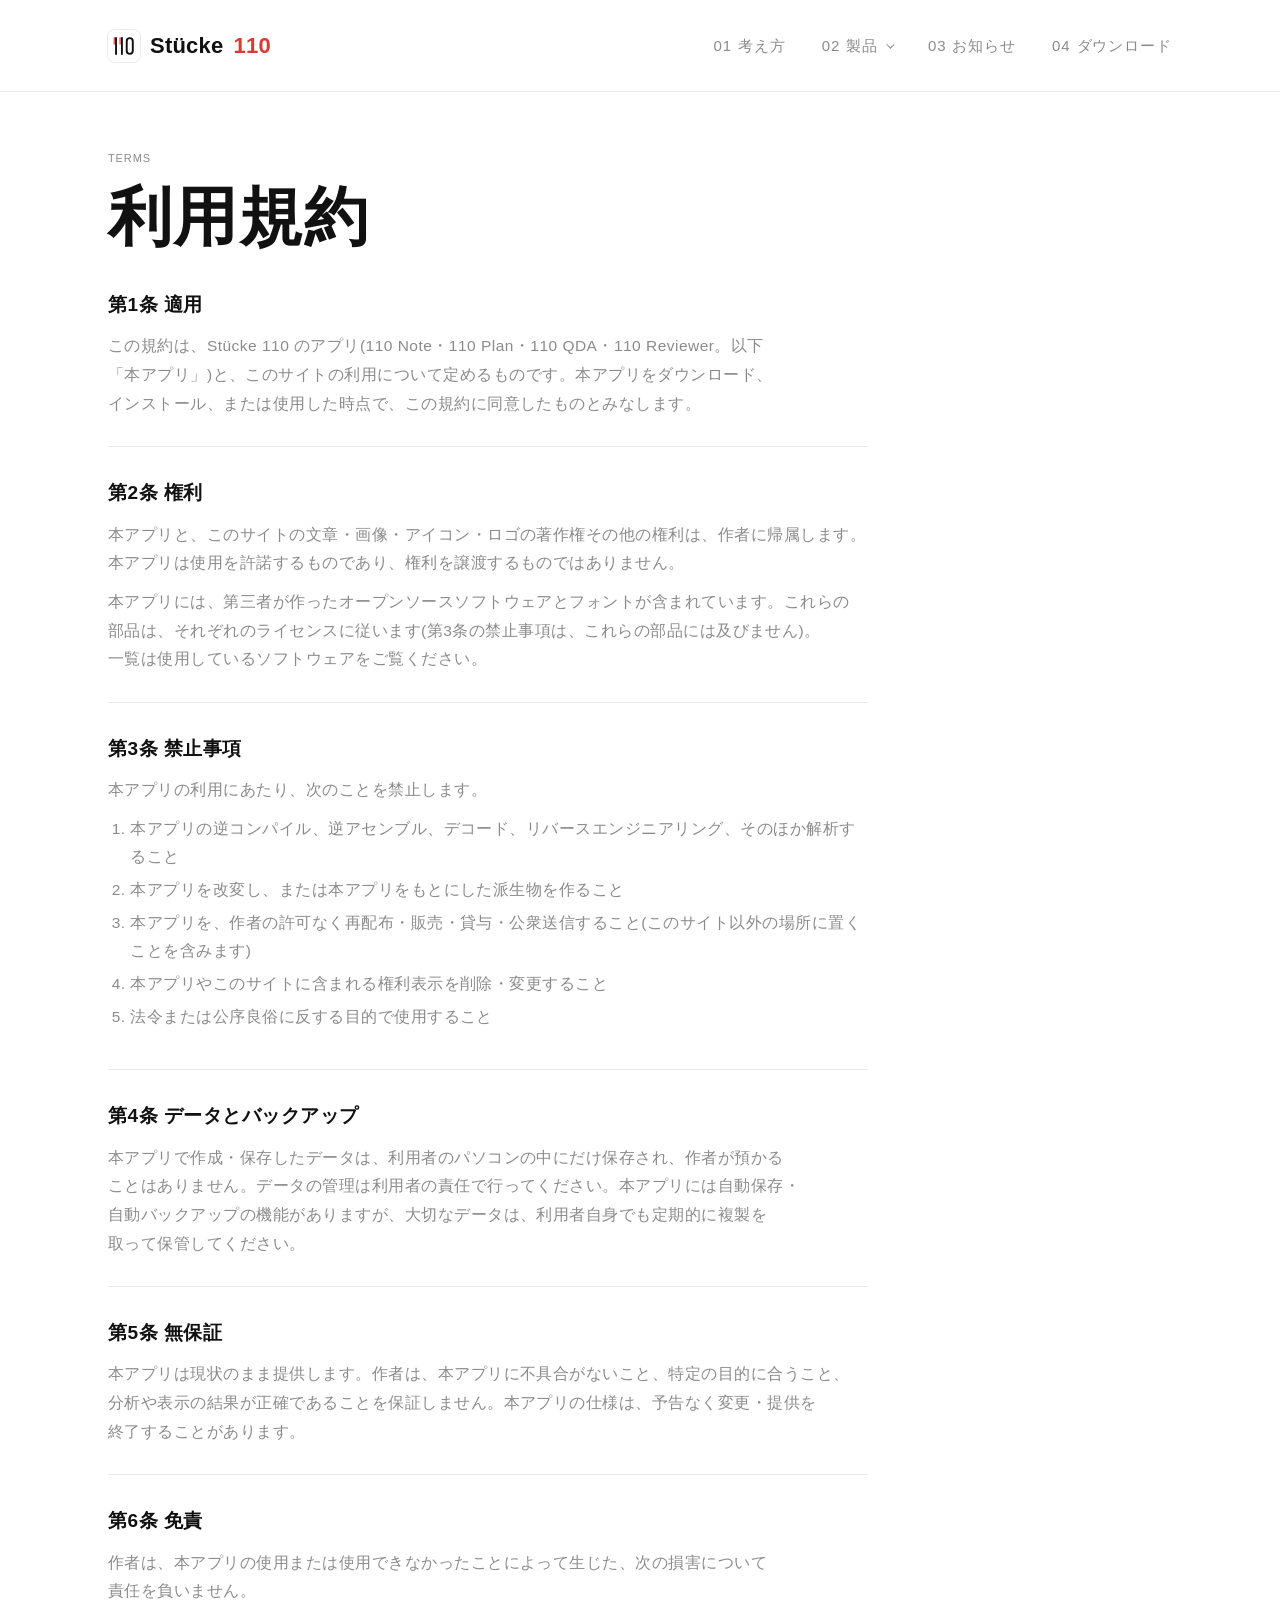
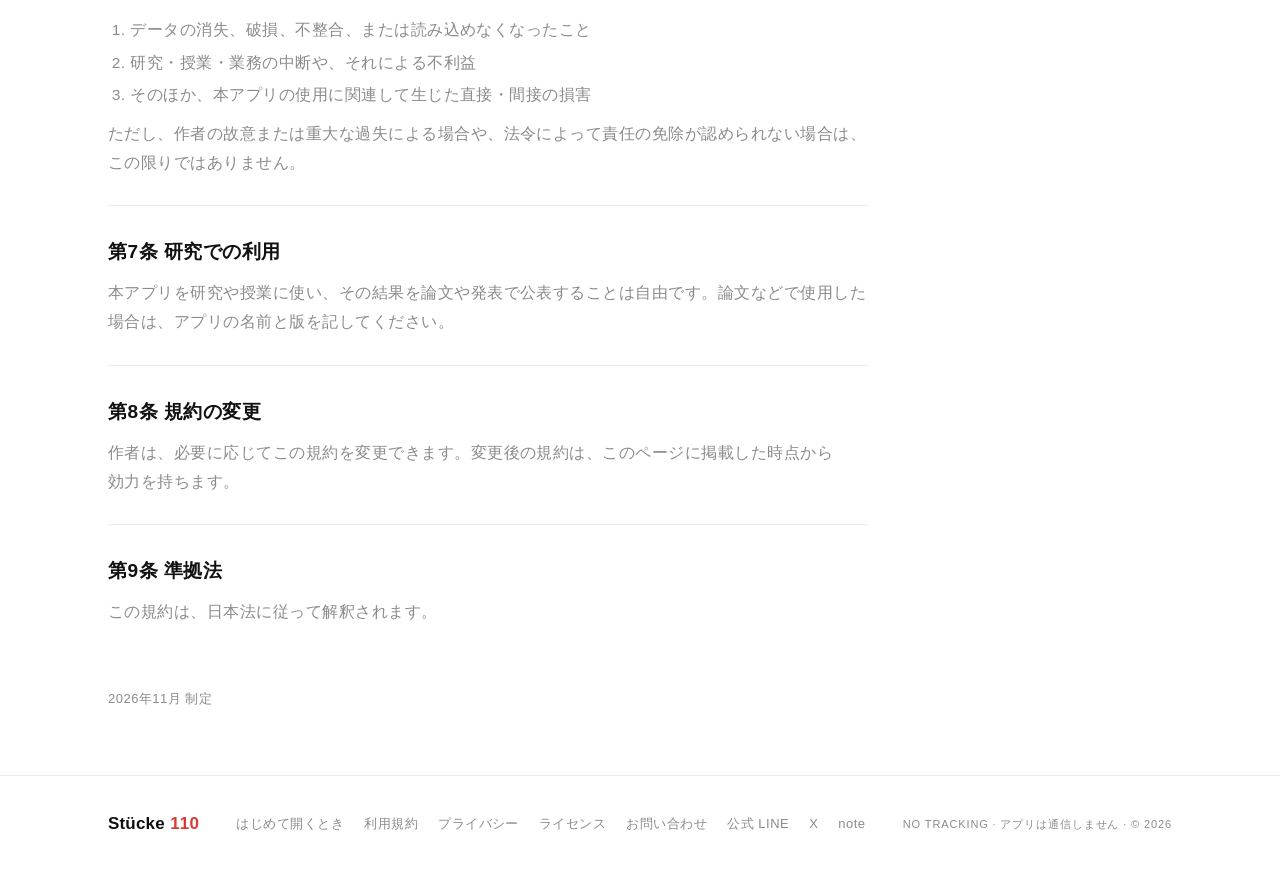
<file: terms/index.html>
<!doctype html>
<html lang="ja">
<head>
<meta charset="utf-8">
<meta name="viewport" content="width=device-width,initial-scale=1">
<title>利用規約 — Stücke 110</title>
<meta name="description" content="Stücke 110 のアプリとサイトの利用規約。">
<meta property="og:title" content="利用規約 — Stücke 110">
<meta property="og:description" content="Stücke 110 のアプリとサイトの利用規約。">
<meta property="og:type" content="website">
<meta property="og:site_name" content="Stücke 110">
<meta property="og:image" content="https://stucke110.com/assets/img/og.png">
<link rel="canonical" href="https://stucke110.com/terms/">
<meta property="og:url" content="https://stucke110.com/terms/">
<meta name="twitter:card" content="summary_large_image">
<meta name="theme-color" content="#ffffff" media="(prefers-color-scheme: light)">
<meta name="theme-color" content="#0e0e0e" media="(prefers-color-scheme: dark)">
<link rel="icon" href="../assets/img/stuecke110-logo.svg" type="image/svg+xml">
<link rel="apple-touch-icon" href="../assets/img/apple-touch-icon.png">
<link rel="stylesheet" href="../assets/css/style.css">
</head>
<body>
<header class="nav"><div class="wrap"><a class="brand" href="../index.html"><picture class="logo"><source srcset="../assets/img/stuecke110-logo-dark.svg" media="(prefers-color-scheme: dark)"><img src="../assets/img/stuecke110-logo.svg" alt=""></picture>Stücke <i>110</i></a><nav><ul><li><a href="../index.html#about"><span>01</span>考え方</a></li><li class="has-menu"><button type="button" class="menu-btn" aria-expanded="false" aria-haspopup="true"><span>02</span>製品<i class="caret" aria-hidden="true"></i></button><div class="menu"><ul><li><a href="../note/index.html"><img src="../assets/img/note-icon-v2.png" alt=""><span class="pn">110 Note</span><small>制作中</small></a></li><li class="live"><a href="../plan/index.html"><img src="../assets/img/plan-icon.png" alt=""><span class="pn">110 Plan</span><small>配布中</small></a></li><li class="live"><a href="../qda/index.html"><img src="../assets/img/qda-icon.png" alt=""><span class="pn">110 QDA</span><small>配布中</small></a></li><li class="live"><a href="../reviewer/index.html"><img src="../assets/img/reviewer-icon.png" alt=""><span class="pn">110 Reviewer</span><small>配布中</small></a></li></ul><a class="menu-all" href="../index.html#pieces">製品の一覧へ</a></div></li><li><a href="../news/index.html"><span>03</span>お知らせ</a></li><li><a href="../download/index.html"><span>04</span>ダウンロード</a></li></ul></nav></div></header>
<main>

<div class="wrap pagehead"><p class="label">Terms</p><h1>利用規約</h1></div>
<section class="pagebody"><div class="wrap narrow"><section class="clause reveal"><h2>第1条 適用</h2><p>この規約は、Stücke 110 のアプリ(110 Note・110 Plan・110 QDA・110 Reviewer。以下「本アプリ」)と、このサイトの利用について定めるものです。本アプリをダウンロード、インストール、または使用した時点で、この規約に同意したものとみなします。</p></section><section class="clause reveal"><h2>第2条 権利</h2><p>本アプリと、このサイトの文章・画像・アイコン・ロゴの著作権その他の権利は、作者に帰属します。本アプリは使用を許諾するものであり、権利を譲渡するものではありません。</p><p>本アプリには、第三者が作ったオープンソースソフトウェアとフォントが含まれています。これらの部品は、それぞれのライセンスに従います(第3条の禁止事項は、これらの部品には及びません)。一覧は<a href="../licenses/index.html">使用しているソフトウェア</a>をご覧ください。</p></section><section class="clause reveal"><h2>第3条 禁止事項</h2><p>本アプリの利用にあたり、次のことを禁止します。</p><ol><li>本アプリの逆コンパイル、逆アセンブル、デコード、リバースエンジニアリング、そのほか解析すること</li><li>本アプリを改変し、または本アプリをもとにした派生物を作ること</li><li>本アプリを、作者の許可なく再配布・販売・貸与・公衆送信すること(このサイト以外の場所に置くことを含みます)</li><li>本アプリやこのサイトに含まれる権利表示を削除・変更すること</li><li>法令または公序良俗に反する目的で使用すること</li></ol></section><section class="clause reveal"><h2>第4条 データとバックアップ</h2><p>本アプリで作成・保存したデータは、利用者のパソコンの中にだけ保存され、作者が預かることはありません。データの管理は利用者の責任で行ってください。本アプリには自動保存・自動バックアップの機能がありますが、大切なデータは、利用者自身でも定期的に複製を取って保管してください。</p></section><section class="clause reveal"><h2>第5条 無保証</h2><p>本アプリは現状のまま提供します。作者は、本アプリに不具合がないこと、特定の目的に合うこと、分析や表示の結果が正確であることを保証しません。本アプリの仕様は、予告なく変更・提供を終了することがあります。</p></section><section class="clause reveal"><h2>第6条 免責</h2><p>作者は、本アプリの使用または使用できなかったことによって生じた、次の損害について責任を負いません。</p><ol><li>データの消失、破損、不整合、または読み込めなくなったこと</li><li>研究・授業・業務の中断や、それによる不利益</li><li>そのほか、本アプリの使用に関連して生じた直接・間接の損害</li></ol><p>ただし、作者の故意または重大な過失による場合や、法令によって責任の免除が認められない場合は、この限りではありません。</p></section><section class="clause reveal"><h2>第7条 研究での利用</h2><p>本アプリを研究や授業に使い、その結果を論文や発表で公表することは自由です。論文などで使用した場合は、アプリの名前と版を記してください。</p></section><section class="clause reveal"><h2>第8条 規約の変更</h2><p>作者は、必要に応じてこの規約を変更できます。変更後の規約は、このページに掲載した時点から効力を持ちます。</p></section><section class="clause reveal"><h2>第9条 準拠法</h2><p>この規約は、日本法に従って解釈されます。</p></section><p class="dated">2026年11月 制定</p></div></section>

</main>
<footer><div class="wrap"><a class="brand" href="../index.html">Stücke <i>110</i></a><ul class="foot-links"><li><a href="../guide/index.html">はじめて開くとき</a></li><li><a href="../terms/index.html">利用規約</a></li><li><a href="../privacy/index.html">プライバシー</a></li><li><a href="../licenses/index.html">ライセンス</a></li><li><a href="https://forms.gle/CgpqVr6RfPsczxsT9" target="_blank" rel="noopener">お問い合わせ</a></li><li><a href="https://lin.ee/vk5B0Xk" target="_blank" rel="noopener">公式 LINE</a></li><li><a href="https://x.com/Stucke110" target="_blank" rel="noopener" aria-label="X(旧 Twitter)">X</a></li><li><a href="https://note.com/deep_salvia4852" target="_blank" rel="noopener" aria-label="note(ブログ)">note</a></li></ul><span class="label">No tracking · アプリは通信しません · © 2026</span></div></footer>
<script src="../assets/js/site.js" defer></script>
</body>
</html>
</file>
<file: assets/css/style.css>
/* Stücke 110 — 紙と活字 */
:root{
  --paper:#f2efe7;--paper-2:#e9e5da;--ink:#151413;--muted:#6d685e;--rule:rgba(21,20,19,.2);
  --red:#d93a32;--card:#fbfaf6;
  --serif:"Hiragino Mincho ProN","Yu Mincho","YuMincho","Noto Serif JP",serif;
  --sans:-apple-system,BlinkMacSystemFont,"Hiragino Sans","Hiragino Kaku Gothic ProN","Noto Sans JP",sans-serif;
  --mono:ui-monospace,"SF Mono",Menlo,Consolas,monospace;
}
@media (prefers-color-scheme:dark){:root{
  --paper:#141312;--paper-2:#1c1b19;--ink:#ebe7dd;--muted:#9a958a;--rule:rgba(235,231,221,.18);--card:#1f1e1b;
}}
*{box-sizing:border-box;margin:0;padding:0}
html{-webkit-text-size-adjust:100%;scroll-behavior:smooth}
body{background:var(--paper);color:var(--ink);font-family:var(--sans);font-size:16px;line-height:1.85;
  letter-spacing:.04em;-webkit-font-smoothing:antialiased;font-feature-settings:"palt"}
a{color:inherit;text-decoration:none}
img{max-width:100%;height:auto;display:block}
.wrap{max-width:1120px;margin:0 auto;padding:0 28px}
.label{font-family:var(--mono);font-size:12px;letter-spacing:.12em;text-transform:uppercase;color:var(--muted)}
.red{color:var(--red)}

/* header */
.nav{border-bottom:1px solid var(--ink)}
.nav .wrap{display:flex;align-items:baseline;justify-content:space-between;padding-top:18px;padding-bottom:14px;gap:16px}
.brand{font-family:var(--serif);font-size:22px;font-weight:600;letter-spacing:.02em}
.brand i{font-style:normal;color:var(--red)}
.nav ul{display:flex;gap:28px;list-style:none;font-family:var(--mono);font-size:12px;letter-spacing:.1em}
.nav ul a{color:var(--muted);transition:color .2s}
.nav ul a span{color:var(--red);margin-right:6px}
.nav ul a:hover,.nav ul a[aria-current]{color:var(--ink)}
@media (max-width:640px){.nav .wrap{flex-direction:column;gap:6px}.nav ul{gap:16px}}

/* hero */
.hero{display:grid;grid-template-columns:1fr auto;gap:48px;padding:72px 0 88px;align-items:end;border-bottom:1px solid var(--rule)}
.hero .mark{font-family:var(--serif);font-size:clamp(96px,17vw,220px);line-height:.85;font-weight:600;letter-spacing:-.04em}
.hero .mark .slash{color:var(--red)}
.hero .intro{max-width:460px;margin-top:36px;color:var(--muted)}
.hero .intro strong{color:var(--ink);font-weight:600}
.tate{writing-mode:vertical-rl;font-family:var(--serif);font-size:clamp(28px,3.4vw,42px);line-height:1.6;
  font-weight:600;letter-spacing:.14em;height:min(460px,60vh);border-right:1px solid var(--red);padding-right:20px}
@media (max-width:760px){.hero{grid-template-columns:1fr;padding:48px 0 64px}
  .tate{writing-mode:horizontal-tb;height:auto;border-right:0;border-left:3px solid var(--red);padding:0 0 0 16px;letter-spacing:.06em;order:-1}}

/* sections */
section{padding:88px 0;border-bottom:1px solid var(--rule)}
.shead{display:grid;grid-template-columns:160px 1fr;gap:24px;margin-bottom:48px;align-items:baseline}
.shead h2{font-family:var(--serif);font-size:clamp(28px,3.6vw,40px);font-weight:600;line-height:1.35;letter-spacing:.06em}
.shead p{color:var(--muted);margin-top:8px}
@media (max-width:760px){.shead{grid-template-columns:1fr;gap:6px}}

/* catalogue */
.catalogue{list-style:none;border-top:1px solid var(--ink)}
.piece{display:grid;grid-template-columns:110px 84px 1fr auto;gap:24px;align-items:center;padding:26px 0;border-bottom:1px solid var(--rule);transition:background .3s}
a.piece:hover{background:var(--paper-2)}
a.piece:hover .go{color:var(--red);transform:translateX(4px)}
.piece .no{font-family:var(--serif);font-size:44px;line-height:1;color:var(--muted)}
.piece .no small{font-family:var(--mono);font-size:11px;display:block;letter-spacing:.12em;margin-bottom:6px}
.mono-icon{width:72px;height:72px;border-radius:16px;background:#fff;display:flex;align-items:center;justify-content:center;
  font-family:var(--sans);font-size:38px;font-weight:600;color:#111;position:relative;box-shadow:0 0 0 1px rgba(0,0,0,.08)}
span.mono-icon::after{content:"";position:absolute;right:15px;bottom:14px;width:7px;height:7px;background:var(--red);border-radius:2px}
.mono-icon.wip{background:transparent;color:var(--muted);box-shadow:inset 0 0 0 1px var(--rule)}
.mono-icon.wip::after{background:var(--muted)}
.piece h3{font-family:var(--serif);font-size:26px;font-weight:600;letter-spacing:.04em;line-height:1.3}
.piece p{color:var(--muted);font-size:15px}
.status{font-family:var(--mono);font-size:11px;letter-spacing:.1em;padding:3px 8px;border:1px solid currentColor;white-space:nowrap;margin-right:14px}
.status.soon{color:var(--red)}.status.wip{color:var(--muted)}
.go{font-family:var(--mono);font-size:20px;display:inline-block;transition:transform .3s,color .3s}
@media (max-width:760px){.piece{grid-template-columns:56px 1fr;gap:10px 16px}.piece .no{grid-row:span 2;font-size:30px}
  .piece .mono-icon{display:none}.piece .side{grid-column:2}}

/* principles */
.principles{display:grid;grid-template-columns:repeat(3,1fr);border-top:1px solid var(--ink)}
.principles div{padding:28px 28px 8px 0;border-right:1px solid var(--rule);margin-right:28px}
.principles div:last-child{border-right:0;margin-right:0}
.principles b{font-family:var(--mono);color:var(--red);font-size:12px;letter-spacing:.12em;font-weight:400}
.principles strong{display:block;font-family:var(--serif);font-size:24px;margin:10px 0 8px;font-weight:600}
.principles span{color:var(--muted);font-size:15px}
@media (max-width:760px){.principles{grid-template-columns:1fr}.principles div{border-right:0;margin:0;border-bottom:1px solid var(--rule);padding:24px 0}}

/* product page */
.phero{padding:72px 0 88px;border-bottom:1px solid var(--rule)}
.phero .top{display:flex;gap:20px;align-items:center}
.phero .top img{width:64px;height:64px;border-radius:14px;box-shadow:0 0 0 1px rgba(0,0,0,.08)}
.phero h1{font-family:var(--serif);font-size:clamp(40px,6.4vw,76px);line-height:1.3;font-weight:600;letter-spacing:.04em;margin:36px 0 24px}
.phero .lead{max-width:620px;color:var(--muted);font-size:18px}
.ctas{display:flex;gap:14px;margin-top:32px;flex-wrap:wrap;align-items:center}
.btn{display:inline-flex;gap:14px;align-items:center;padding:13px 22px;background:var(--ink);color:var(--paper);font-size:15px;letter-spacing:.08em;transition:background .25s,color .25s}
.btn::after{content:"→";font-family:var(--mono)}
.btn:hover{background:var(--red);color:#fff}
.btn.line{background:transparent;color:var(--ink);box-shadow:inset 0 0 0 1px var(--ink)}
.btn.line:hover{background:var(--ink);color:var(--paper)}
.btn[aria-disabled]{background:transparent;color:var(--muted);box-shadow:inset 0 0 0 1px var(--rule);pointer-events:none}
.btn[aria-disabled]::after{content:""}

.plate{margin-top:64px}
.plate .frame{border:1px solid var(--ink);background:var(--card);padding:10px;box-shadow:14px 14px 0 var(--paper-2)}
.plate figcaption{display:flex;justify-content:space-between;gap:16px;margin-top:18px}

.split{display:grid;grid-template-columns:1fr 1.5fr;gap:56px;align-items:center}
.split.rev{grid-template-columns:1.5fr 1fr}.split.rev .copy{order:2}
.split h2{font-family:var(--serif);font-size:clamp(26px,3.2vw,36px);font-weight:600;line-height:1.5;letter-spacing:.06em;margin-top:10px}
.split p{color:var(--muted);margin-top:16px}
.split .plate{margin-top:0}
@media (max-width:760px){.split,.split.rev{grid-template-columns:1fr;gap:28px}.split.rev .copy{order:0}}

.features{display:grid;grid-template-columns:repeat(3,1fr);column-gap:28px;border-top:1px solid var(--ink)}
.feature{padding:26px 0 30px;border-bottom:1px solid var(--rule)}
.feature b{font-family:var(--mono);font-size:12px;color:var(--red);font-weight:400;letter-spacing:.1em}
.feature h3{font-family:var(--serif);font-size:20px;font-weight:600;margin:6px 0;line-height:1.5}
.feature p{color:var(--muted);font-size:15px}
kbd{font-family:var(--mono);font-size:12px;border:1px solid var(--rule);padding:1px 6px;margin-right:4px;color:var(--muted)}
@media (max-width:860px){.features{grid-template-columns:1fr 1fr}}
@media (max-width:560px){.features{grid-template-columns:1fr}}

/* news */
.news{list-style:none;border-top:1px solid var(--ink)}
.news li{display:grid;grid-template-columns:160px 1fr;gap:24px;padding:24px 0;border-bottom:1px solid var(--rule)}
.news time{font-family:var(--mono);font-size:13px;color:var(--muted);letter-spacing:.06em}
.news .tag{font-family:var(--mono);font-size:11px;color:var(--red);letter-spacing:.1em;display:block}
.news h3{font-family:var(--serif);font-size:20px;font-weight:600;line-height:1.5;margin:2px 0 4px}
.news p{color:var(--muted);font-size:15px}
@media (max-width:600px){.news li{grid-template-columns:1fr;gap:4px}}
.more-link{display:inline-block;margin-top:28px;font-family:var(--mono);font-size:13px;letter-spacing:.08em;border-bottom:1px solid var(--red);padding-bottom:2px}

.pagehead{padding:72px 0 48px;border-bottom:0}
.pagehead h1{font-family:var(--serif);font-size:clamp(40px,6vw,64px);font-weight:600;letter-spacing:.06em;line-height:1.3;margin-top:8px}
.pagebody{padding-top:0}

/* download */
.dl{display:grid;grid-template-columns:auto 1fr auto;gap:28px;align-items:center;border-top:1px solid var(--ink);border-bottom:1px solid var(--ink);padding:32px 0}
.dl img{width:96px;height:96px;border-radius:22px;box-shadow:0 0 0 1px rgba(0,0,0,.08)}
.dl h2{font-family:var(--serif);font-size:30px;font-weight:600}
.dl .meta{color:var(--muted);font-size:14px}
@media (max-width:640px){.dl{grid-template-columns:auto 1fr}.dl .btn{grid-column:1/-1;justify-content:center}}
.req{display:grid;grid-template-columns:repeat(3,1fr);gap:32px;margin-top:48px}
.req h3{font-family:var(--serif);font-size:18px;font-weight:600;margin:6px 0}
.req p,.req ol{color:var(--muted);font-size:15px}.req ol{padding-left:1.3em}
@media (max-width:760px){.req{grid-template-columns:1fr}}

footer{padding:40px 0 56px}
footer .wrap{display:flex;justify-content:space-between;gap:16px;flex-wrap:wrap;align-items:baseline}
footer .brand{font-size:18px}

h1,h2,h3,.lead,.intro,p{word-break:auto-phrase}

.reveal{opacity:0;transform:translateY(18px);transition:opacity .8s ease,transform .8s cubic-bezier(.2,.8,.2,1)}
.reveal.in{opacity:1;transform:none}
@media (prefers-reduced-motion:reduce){.reveal{opacity:1;transform:none;transition:none}html{scroll-behavior:auto}}
.tate{height:auto;white-space:nowrap;word-break:normal;padding-top:8px;padding-bottom:8px}
.piece .side{display:flex;align-items:center;justify-content:flex-end;min-width:170px}
.piece .side .status{margin-right:auto}
@media (max-width:760px){.piece .side{justify-content:flex-start;min-width:0}.piece .side .status{margin-right:14px}}

/* ===== v3: minimal & clean ===== */
:root{--paper:#ffffff;--paper-2:#f5f5f4;--ink:#111111;--muted:#8b8b8b;--rule:rgba(0,0,0,.08);--card:#ffffff;
  --head:var(--sans)}
@media (prefers-color-scheme:dark){:root{--paper:#0e0e0e;--paper-2:#181818;--ink:#ededed;--muted:#8a8a8a;--rule:rgba(255,255,255,.1);--card:#161616}}
body{letter-spacing:.03em}
.nav{border-bottom:1px solid var(--rule)}
.nav .wrap{padding-top:22px;padding-bottom:20px}
.brand{font-family:var(--sans);font-weight:600;font-size:17px;letter-spacing:.01em}
.nav ul a span{color:var(--muted)}
.nav ul a[aria-current] span,.nav ul a:hover span{color:var(--red)}
.hero{border-bottom:0;padding:120px 0 120px}
.hero .mark{font-family:var(--sans);font-weight:600;font-size:clamp(72px,12vw,160px);letter-spacing:-.045em;line-height:.92}
.hero .mark .slash{font-size:.6em}
.tate{font-weight:400;font-size:clamp(24px,2.6vw,32px);border-right:1px solid var(--rule);letter-spacing:.2em}
@media (max-width:760px){.tate{border-left:2px solid var(--red)}.hero{padding:56px 0 72px}}
section{border-bottom:0;padding:100px 0}
.shead{margin-bottom:40px}
.shead h2,.split h2,.phero h1,.pagehead h1{font-family:var(--sans);font-weight:600;letter-spacing:.02em}
.shead h2{font-size:clamp(24px,2.8vw,30px)}
.label{letter-spacing:.14em;font-size:11px}
.catalogue,.principles,.features,.news{border-top:1px solid var(--rule)}
.piece{padding:28px 0}
.piece .no{font-family:var(--mono);font-size:13px;color:var(--muted)}
.piece .no small{display:none}
.piece{grid-template-columns:56px 72px 1fr auto}
.mono-icon{width:56px;height:56px;border-radius:13px;font-size:28px;box-shadow:0 0 0 1px var(--rule)}
span.mono-icon::after{right:11px;bottom:11px;width:5px;height:5px}
.mono-icon.wip{color:#b5b5b5;box-shadow:inset 0 0 0 1px var(--rule)}
.piece h3{font-family:var(--sans);font-size:20px;font-weight:600;letter-spacing:.01em}
.status{border:0;padding:0;font-size:11px;display:inline-flex;align-items:center;gap:8px}
.status::before{content:"";width:6px;height:6px;border-radius:50%;background:currentColor}
.status.wip{color:var(--muted)}
a.piece:hover{background:transparent}
a.piece:hover h3{color:var(--red)}
@media (max-width:760px){.piece{grid-template-columns:40px 1fr}.piece .no{font-size:12px}}
.principles div{border-right:0}
.principles strong{font-family:var(--sans);font-size:18px;font-weight:600}
.principles b{color:var(--muted)}
.feature h3,.news h3,.dl h2,.req h3{font-family:var(--sans);font-weight:600}
.feature h3{font-size:17px}.feature b{color:var(--muted)}
.news h3{font-size:17px}
.btn{font-size:14px;padding:12px 22px;border-radius:999px}
.btn.line{box-shadow:inset 0 0 0 1px var(--rule)}
.btn.line:hover{background:var(--paper-2);color:var(--ink)}
.plate .frame{border:0;padding:0;box-shadow:0 0 0 1px var(--rule),0 24px 48px -28px rgba(0,0,0,.25);border-radius:12px;overflow:hidden}
.plate figcaption{margin-top:14px}
.phero{border-bottom:0;padding-top:96px}
.phero h1{font-size:clamp(36px,5.2vw,60px);line-height:1.3}
.phero .top img{width:52px;height:52px;border-radius:12px}
.phero .top .brand{font-size:17px}
.dl{border-top:1px solid var(--rule);border-bottom:1px solid var(--rule)}
.dl h2{font-size:24px}
.more-link{border-bottom-color:var(--rule)}
footer{border-top:1px solid var(--rule)}
footer .brand{font-size:15px}
kbd{border-radius:4px}

/* ===== fonts: SF Pro + ヒラギノ角ゴシック のみ ===== */
:root{
  --sans:-apple-system,BlinkMacSystemFont,"SF Pro Text","SF Pro Display","Hiragino Sans","Hiragino Kaku Gothic ProN","ヒラギノ角ゴシック ProN","Helvetica Neue",sans-serif;
  --serif:var(--sans);--mono:var(--sans);
}
body{font-variant-numeric:tabular-nums}
.label,.nav ul,.status,.news time,.news .tag,.piece .no,.feature b,.principles b,.more-link{letter-spacing:.08em}
.tate{font-weight:500;letter-spacing:.24em}
kbd{font-family:var(--sans)}
/* 画像枠: assets/img/photo-*.jpg を差し替えるだけで入れ替わる */
.visual{border-radius:16px;overflow:hidden;background:var(--paper-2)}
.visual img{width:100%;aspect-ratio:24/11;object-fit:cover}
.visual.small{margin-bottom:48px}
.visual.small img{aspect-ratio:21/9}
@media (max-width:760px){.visual img,.visual.small img{aspect-ratio:4/3}}
/* v5 */
.nav .wrap{padding-top:26px;padding-bottom:24px;align-items:center}
.brand{font-size:22px}
.nav ul{font-size:15px;gap:36px;letter-spacing:.06em}
@media (max-width:640px){.nav ul{font-size:14px;gap:20px}.brand{font-size:20px}}
footer .brand{font-size:17px}
.hero .mark .red{color:var(--red)}
.about{display:grid;grid-template-columns:1fr 1fr;gap:56px;align-items:start}
.about h2{font-size:clamp(26px,3.2vw,36px);font-weight:600;line-height:1.5;letter-spacing:.02em;margin-top:10px}
.about p{color:var(--muted);margin-bottom:14px}
.facts{list-style:none;margin-top:28px;border-top:1px solid var(--rule)}
.facts li{display:grid;grid-template-columns:110px 1fr;padding:12px 0;border-bottom:1px solid var(--rule);font-size:15px}
@media (max-width:760px){.about{grid-template-columns:1fr;gap:20px}}
.dl-btns{display:flex;flex-direction:column;gap:10px}
@media (max-width:640px){.dl-btns{grid-column:1/-1}.dl-btns .btn{justify-content:center}}
.wrap.pagehead,.wrap.phero{padding-left:28px;padding-right:28px}
/* v6: 余白を詰める */
.hero{padding:64px 0 64px}
section{padding:64px 0}
.shead{margin-bottom:28px}
.piece{padding:18px 0}
.visual.small{margin-bottom:32px}
.phero{padding-top:56px;padding-bottom:56px}
.phero h1{margin:24px 0 16px}
.plate{margin-top:40px}
.pagehead{padding:56px 0 28px}
.principles div{padding-top:22px}
.feature{padding:20px 0 22px}
.news li{padding:18px 0}
.facts{margin-top:20px}
footer{padding:32px 0 40px}
@media (max-width:760px){.hero{padding:40px 0 48px}section{padding:48px 0}}
/* v7: 見出しを大きく、セクションの区切りを明確に */
section{border-top:1px solid var(--rule)}
section:first-of-type{border-top:0}
.shead{display:block;margin-bottom:32px}
.shead .label{display:block;margin-bottom:10px;color:var(--red)}
.shead h2{font-size:clamp(34px,4.4vw,52px);line-height:1.25;letter-spacing:.01em}
.shead p{font-size:17px;margin-top:10px}
.about h2,.split h2{font-size:clamp(30px,3.8vw,44px);line-height:1.35}
.about .label,.split .label{color:var(--red)}
/* 実アイコン(余白込みのPNG) */
.app-icon{width:72px;height:72px;margin:-6px}
.phero .top img.app-icon{width:76px;height:76px;border-radius:0;box-shadow:none;margin:-10px -6px -10px -12px}
.dl img.app-icon{width:116px;height:116px;border-radius:0;box-shadow:none;margin:-10px}
.about p+p{margin-top:0}
.dl+.dl{border-top:0}
/* シリーズのロゴ */
.nav .brand{display:inline-flex;align-items:center;gap:10px}
.nav .brand .logo img{width:32px;height:32px;border-radius:7px;box-shadow:0 0 0 1px var(--rule)}
.hero-logo img{width:112px;height:112px;border-radius:25px;box-shadow:0 0 0 1px var(--rule),0 12px 28px -14px rgba(0,0,0,.3);margin-bottom:28px}
@media (max-width:760px){.hero-logo img{width:80px;height:80px;border-radius:18px}}
/* 製品ページのいちばん上の製品名だけ、アプリのタイトルと同じ Garamond 系(Macで揃っていればよい) */
.phero .top{gap:18px}
.phero .top .brand{font-family:"Apple Garamond","EB Garamond",Garamond,Baskerville,"Hoefler Text",Georgia,serif;
  font-weight:400;font-size:clamp(34px,4vw,46px);line-height:1.05;letter-spacing:.005em}
.phero .top .label{margin-bottom:2px}
/* 改行の整え: 見出しは句のまとまり(.ph)でだけ折り返す。本文は行末の取り残しを減らす */
.ph{display:inline-block}
h1,h2,h3{text-wrap:balance;line-break:strict}
p,li{text-wrap:pretty;line-break:strict}
.nav ul a,.label,.status{white-space:nowrap}
@media (max-width:640px){.nav ul{font-size:13px;gap:14px;flex-wrap:wrap;justify-content:center}.hero .label{white-space:normal}}
@media (max-width:640px){.nav ul{font-size:12.5px;gap:12px;letter-spacing:.02em}.nav ul a span{margin-right:3px}}
/* flow */
.flow{list-style:none;display:grid;grid-template-columns:repeat(4,1fr);gap:0;border-top:1px solid var(--rule);counter-reset:f}
.flow li{position:relative;border-right:1px solid var(--rule)}
.flow li:last-child{border-right:0}
.flow a{display:block;padding:28px 24px 28px 0;margin-left:24px;transition:color .2s}
.flow li:first-child a{margin-left:0}
.flow li:not(:last-child)::after{content:"→";position:absolute;right:-9px;top:44px;background:var(--paper);color:var(--red);font-size:14px;padding:2px 0;line-height:1}
.flow a:hover h3{color:var(--red)}
.flow .app-icon,.flow .mono-icon{width:56px;height:56px;margin:0 0 16px}
.flow .app-icon{margin:-4px 0 12px -4px;width:64px;height:64px}
.flow h3{font-size:19px;font-weight:600;margin:4px 0 6px}
.flow p{color:var(--muted);font-size:14.5px}
.flow .label{color:var(--red)}
@media (max-width:860px){.flow{grid-template-columns:1fr 1fr}.flow li:nth-child(2){border-right:0}.flow li:nth-child(2)::after{display:none}.flow li:nth-child(3) a{margin-left:0}.flow li{border-bottom:1px solid var(--rule)}}
@media (max-width:520px){.flow{grid-template-columns:1fr}.flow li{border-right:0}.flow li::after{display:none}.flow a{margin-left:0}}
/* scenes */
.scenes{display:grid;grid-template-columns:repeat(3,1fr);gap:20px}
.scene{background:var(--paper-2);border-radius:16px;padding:28px;display:flex;flex-direction:column;gap:10px}
.scene h3{font-size:19px;font-weight:600;line-height:1.5}
.scene p{color:var(--muted);font-size:15px;flex:1}
@media (max-width:860px){.scenes{grid-template-columns:1fr}}
/* faq */
.faq{border-top:1px solid var(--rule)}
.faq details{border-bottom:1px solid var(--rule)}
.faq summary{list-style:none;cursor:pointer;padding:20px 40px 20px 0;font-weight:600;font-size:17px;position:relative}
.faq summary::-webkit-details-marker{display:none}
.faq summary::after{content:"+";position:absolute;right:4px;top:16px;font-size:22px;font-weight:300;color:var(--muted);transition:transform .25s}
.faq details[open] summary::after{transform:rotate(45deg);color:var(--red)}
.faq details p{color:var(--muted);padding:0 40px 22px 0;max-width:760px}
/* 110 はどこでもロゴの形(.mark110)で。文字の 110 は製品名の中だけ */
.mark110{display:inline-block;height:.74em;width:auto;vertical-align:-.02em;color:var(--ink)}
.nav .brand,footer .brand{display:inline-flex;align-items:baseline;gap:.32em}
.nav .brand .mark110,footer .brand .mark110{height:.78em}
.hero .mark{margin:0}
.hero .mark .mark110{height:.86em;margin-top:.12em;display:block}
/* 製品ページの製品名は、サイトの決まりどおり SF Pro に戻す */
.phero .top .brand{font-family:var(--sans);font-weight:600;font-size:clamp(28px,3.2vw,36px);letter-spacing:.005em}
.nav .brand .mark110,footer .brand .mark110{height:.86em}
.nav .brand{align-items:center;gap:10px}

/* hero background (2026-11-20): soft light + grain, full-bleed */
html,body{overflow-x:clip}
.hero{position:relative;isolation:isolate}
.hero::before{content:"";position:absolute;z-index:-1;top:0;bottom:0;left:calc(50% - 50vw);right:calc(50% - 50vw);
  background:url(../img/bg-hero.jpg) right top/cover no-repeat;pointer-events:none;
  -webkit-mask-image:linear-gradient(to bottom,#000 55%,transparent);mask-image:linear-gradient(to bottom,#000 55%,transparent)}
@media (prefers-color-scheme:dark){.hero::before{background-image:url(../img/bg-hero-dark.jpg)}}
@media (max-width:760px){.hero::before{background-position:70% top}}

/* app screenshots (2026-11-20) */
.shot{margin:56px 0 0}
.shot img{display:block;width:100%;height:auto;border-radius:12px;box-shadow:0 0 0 1px var(--rule),0 24px 60px -28px rgba(0,0,0,.35)}
.hero-shot{margin-top:56px}
.gallery{display:grid;grid-template-columns:repeat(2,1fr);gap:28px}
.gallery.n1{grid-template-columns:1fr;max-width:860px}
.gallery .shot{margin:0}
.gallery figcaption{margin-top:12px;font-size:13px;color:var(--muted)}
@media (max-width:760px){.shot{margin-top:32px}.shot img{border-radius:8px}.gallery{grid-template-columns:1fr}}

/* nav: no current highlight + products dropdown (2026-11-20) */
.nav ul a[aria-current]{color:var(--muted)}
.nav ul a[aria-current] span{color:var(--muted)}
.nav .has-menu{position:relative}
.nav .menu-btn{font:inherit;letter-spacing:inherit;color:var(--muted);background:none;border:0;padding:0;cursor:pointer;display:inline-flex;align-items:center;white-space:nowrap;transition:color .2s}
.nav .menu-btn span{color:var(--muted);margin-right:6px;transition:color .2s}
.nav .menu-btn:hover,.nav .has-menu.open .menu-btn{color:var(--ink)}
.nav .menu-btn:hover span,.nav .has-menu.open .menu-btn span{color:var(--red)}
.nav .caret{display:inline-block;width:6px;height:6px;border-right:1.5px solid currentColor;border-bottom:1.5px solid currentColor;transform:rotate(45deg) translateY(-2px);margin-left:8px;transition:transform .2s}
.nav .has-menu.open .caret{transform:rotate(225deg) translate(-1px,-1px)}
.nav .menu{position:absolute;top:calc(100% + 14px);left:50%;transform:translate(-50%,-6px);min-width:280px;padding:8px;background:var(--card);border-radius:14px;
  box-shadow:0 0 0 1px var(--rule),0 18px 40px -16px rgba(0,0,0,.28);opacity:0;visibility:hidden;transition:opacity .18s,transform .18s,visibility .18s;z-index:50}
.nav .has-menu.open .menu{opacity:1;visibility:visible;transform:translate(-50%,0)}
@media (hover:hover){.nav .has-menu:hover .menu{opacity:1;visibility:visible;transform:translate(-50%,0)}
  .nav .has-menu::after{content:"";position:absolute;left:-20px;right:-20px;top:100%;height:16px}}
.nav .menu ul{display:block;font-family:var(--sans);font-size:15px;letter-spacing:.01em}
.nav .menu li a{display:grid;grid-template-columns:36px 1fr auto;align-items:center;gap:12px;padding:8px 10px;border-radius:9px;color:var(--ink)}
.nav .menu li a:hover{background:var(--paper-2)}
.nav .menu li img{width:36px;height:36px;margin:-2px}
.nav .menu small{font-size:11px;color:var(--muted);white-space:nowrap}
.nav .menu .menu-all{display:block;margin-top:4px;padding:10px 10px 6px;border-top:1px solid var(--rule);font-size:13px;color:var(--muted)}
.nav .menu .menu-all:hover{color:var(--ink)}
@media (max-width:640px){.nav .menu{left:auto;right:auto;position:fixed;top:auto;left:16px;right:16px;transform:translateY(-6px);min-width:0;margin-top:12px}
  .nav .has-menu.open .menu{transform:none}}
@media (prefers-reduced-motion:reduce){.nav .menu,.nav .caret{transition:none}}

/* product detail lists (2026-11-20) */
.points{list-style:none;margin-top:18px;border-top:1px solid var(--rule)}
.points li{padding:12px 0;border-bottom:1px solid var(--rule);color:var(--muted);font-size:15px}
.points li b{display:block;color:var(--ink);font-weight:600;font-size:15px;margin-bottom:2px}
.about p.note{font-size:13px;margin-top:14px}
.nav .menu li a span.pn{color:var(--ink);margin:0;font-weight:500}
.nav .menu li a:hover span.pn{color:var(--ink)}
.gallery.n3{grid-template-columns:repeat(3,1fr);gap:22px}
@media (max-width:900px){.gallery.n3{grid-template-columns:1fr 1fr}}
@media (max-width:760px){.gallery.n3{grid-template-columns:1fr}}

/* prose pages: terms / privacy / guide (2026-11-20) */
.wrap.narrow{max-width:760px}
.clause{padding:28px 0;border-top:1px solid var(--rule)}
.clause:first-child{border-top:0;padding-top:0}
.clause h2{font-size:19px;font-weight:600;margin-bottom:10px}
.clause p,.clause li{color:var(--muted);font-size:15.5px}
.clause p+p{margin-top:10px}
.clause ol{padding-left:1.4em;margin:10px 0}
.clause ol li{margin:4px 0}
.clause .note{font-size:13.5px}
.lead-in{font-size:19px;font-weight:600;margin-bottom:28px}
.dated{margin-top:32px;color:var(--muted);font-size:13px}
.steps{list-style:none;padding:0!important;margin-top:14px!important}
.steps li{display:grid;grid-template-columns:36px 1fr;gap:14px;padding:14px 0;border-bottom:1px solid var(--rule)}
.steps li:last-child{border-bottom:0}
.steps b{display:grid;place-items:center;width:28px;height:28px;border-radius:50%;background:var(--paper-2);color:var(--ink);font-size:13px;font-weight:600}
.steps h3{font-size:16px;font-weight:600;color:var(--ink);margin-bottom:4px}
.req a{color:var(--ink);text-decoration:underline;text-underline-offset:3px}
.req .more-link{display:block;margin-top:8px;text-decoration:none}
footer .wrap{display:flex;flex-wrap:wrap;gap:12px 28px;align-items:center;justify-content:space-between}
.foot-links{display:flex;gap:20px;list-style:none;font-size:13px}
.foot-links a{color:var(--muted)}.foot-links a:hover{color:var(--ink)}
@media (max-width:640px){footer .wrap{flex-direction:column;align-items:flex-start}}
.wrap.narrow{max-width:var(--max,1120px)}
.wrap.narrow>*,.guide>*{max-width:760px}
/* keep app icons square at every width (2026-11-20) */
img.app-icon,.nav .menu li img{max-width:none;flex:none;aspect-ratio:1/1;object-fit:contain}
.dl>img.app-icon{justify-self:start}
/* 製品メニュー: 配布中を赤で強調 */
.nav .menu li.live small{color:var(--red);font-weight:600;display:inline-flex;align-items:center;gap:5px}
.nav .menu li.live small::before{content:"";width:6px;height:6px;border-radius:50%;background:var(--red)}
/* SHA-256 とライセンスの表 */
.sums{margin-top:56px;padding-top:32px;border-top:1px solid var(--rule)}
.sums h3{margin:6px 0 10px}
.sums p{color:var(--muted);max-width:760px}
.sums code,.lic code{font-family:ui-monospace,SFMono-Regular,Menlo,Consolas,monospace;font-size:.86em}
.table-scroll{overflow-x:auto;-webkit-overflow-scrolling:touch;margin-top:16px}
.sums table,table.lic{width:100%;border-collapse:collapse;font-size:14px}
.sums td,table.lic td,table.lic th{text-align:left;vertical-align:top;padding:12px 12px 12px 0;border-bottom:1px solid var(--rule)}
table.lic th{font-weight:500;color:var(--muted);font-size:12px}
.sums td:first-child{white-space:nowrap}
.sums code.hash{color:var(--muted);word-break:break-all}
@media (max-width:640px){.sums td{display:block;padding:4px 0;border:0}.sums tr{display:block;padding:10px 0;border-bottom:1px solid var(--rule)}}
table.lic td:nth-child(1),table.lic td:nth-child(3){white-space:nowrap}
table.lic{min-width:560px}
.foot-links{display:flex;flex-wrap:wrap;column-gap:20px;row-gap:8px}
.foot-links a{white-space:nowrap}
</file>
